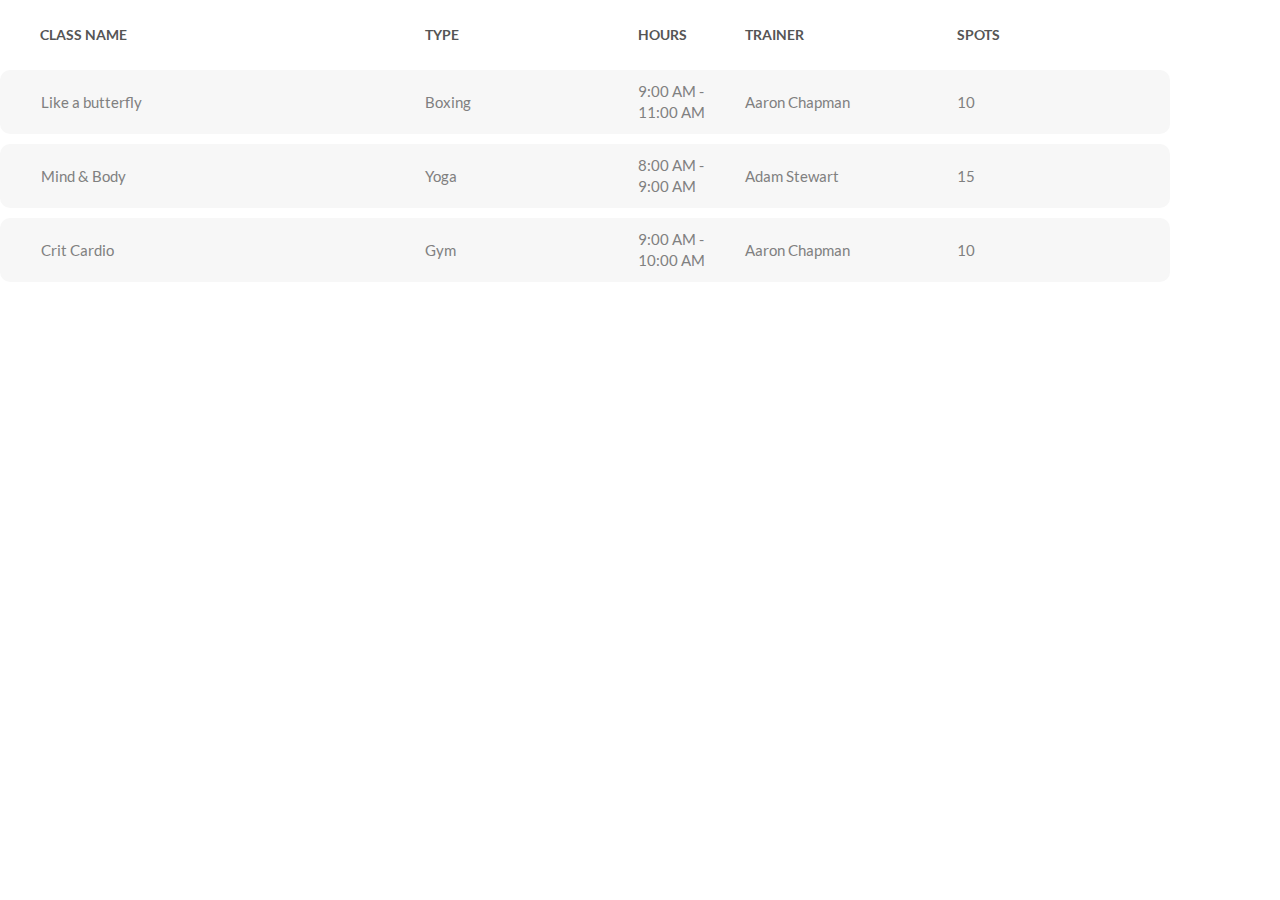
<file: WebContent/back-end/hospital/mr/index.html>
<!DOCTYPE html>
<html lang="en">
<head>
	<title>Table V04</title>
	<meta charset="UTF-8">
	<meta name="viewport" content="width=device-width, initial-scale=1">
<!--===============================================================================================-->	
	<link rel="icon" type="image/png" href="images/icons/favicon.ico"/>
<!--===============================================================================================-->
	<link rel="stylesheet" type="text/css" href="vendor/bootstrap/css/bootstrap.min.css">
<!--===============================================================================================-->
	<link rel="stylesheet" type="text/css" href="fonts/font-awesome-4.7.0/css/font-awesome.min.css">
<!--===============================================================================================-->
	<link rel="stylesheet" type="text/css" href="vendor/animate/animate.css">
<!--===============================================================================================-->
	<link rel="stylesheet" type="text/css" href="vendor/select2/select2.min.css">
<!--===============================================================================================-->
	<link rel="stylesheet" type="text/css" href="vendor/perfect-scrollbar/perfect-scrollbar.css">
<!--===============================================================================================-->
	<link rel="stylesheet" type="text/css" href="css/util.css">
	<link rel="stylesheet" type="text/css" href="css/main.css">
<!--===============================================================================================-->
</head>
<body>
	
	<div class="limiter">
		<div class="container-table100">
			<div class="wrap-table100">

				<div class="table100 ver5 m-b-110">
					<div class="table100-head">
						<table>
							<thead>
								<tr class="row100 head">
									<th class="cell100 column1">Class name</th>
									<th class="cell100 column2">Type</th>
									<th class="cell100 column3">Hours</th>
									<th class="cell100 column4">Trainer</th>
									<th class="cell100 column5">Spots</th>
								</tr>
							</thead>
						</table>
					</div>

					<div class="table100-body js-pscroll">
						<table>
							<tbody>
								<tr class="row100 body">
									<td class="cell100 column1">Like a butterfly</td>
									<td class="cell100 column2">Boxing</td>
									<td class="cell100 column3">9:00 AM - 11:00 AM</td>
									<td class="cell100 column4">Aaron Chapman</td>
									<td class="cell100 column5">10</td>
								</tr>

								<tr class="row100 body">
									<td class="cell100 column1">Mind & Body</td>
									<td class="cell100 column2">Yoga</td>
									<td class="cell100 column3">8:00 AM - 9:00 AM</td>
									<td class="cell100 column4">Adam Stewart</td>
									<td class="cell100 column5">15</td>
								</tr>

								<tr class="row100 body">
									<td class="cell100 column1">Crit Cardio</td>
									<td class="cell100 column2">Gym</td>
									<td class="cell100 column3">9:00 AM - 10:00 AM</td>
									<td class="cell100 column4">Aaron Chapman</td>
									<td class="cell100 column5">10</td>
								</tr>

							</tbody>
						</table>
					</div>
				</div>
			</div>
		</div>
	</div>


<!--===============================================================================================-->	
	<script src="vendor/jquery/jquery-3.2.1.min.js"></script>
<!--===============================================================================================-->
	<script src="vendor/bootstrap/js/popper.js"></script>
	<script src="vendor/bootstrap/js/bootstrap.min.js"></script>
<!--===============================================================================================-->
	<script src="vendor/select2/select2.min.js"></script>
<!--===============================================================================================-->
	<script src="vendor/perfect-scrollbar/perfect-scrollbar.min.js"></script>
	<script>
		$('.js-pscroll').each(function(){
			var ps = new PerfectScrollbar(this);

			$(window).on('resize', function(){
				ps.update();
			})
		});
			
		
	</script>
<!--===============================================================================================-->
	<script src="js/main.js"></script>

</body>
</html>
</file>
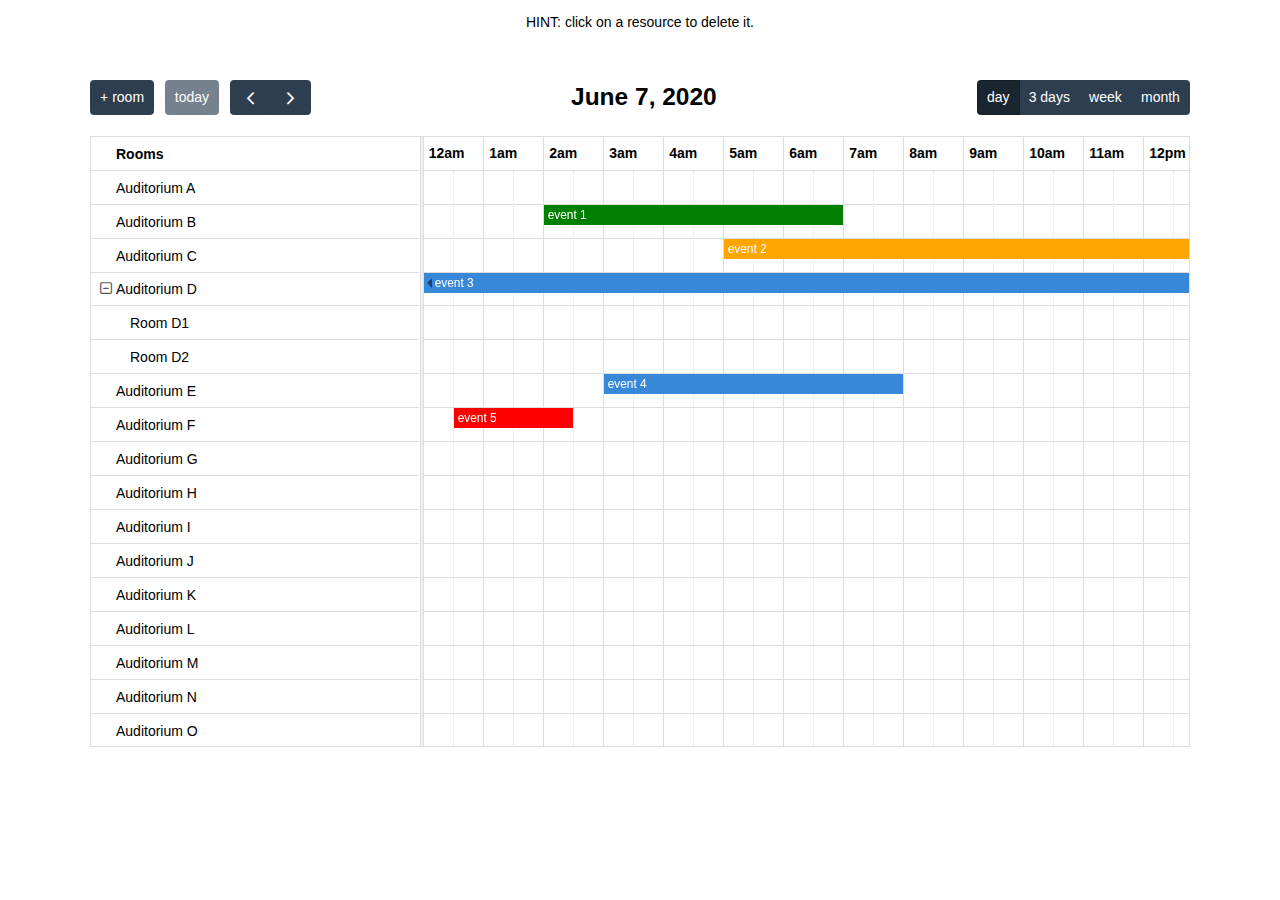
<file: WebContent/back-end/adopt/fullcalendar-scheduler-5.1.0/examples/resource-add-remove.html>
<!DOCTYPE html>
<html>
<head>
<meta charset='utf-8' />
<link href='../lib/main.css' rel='stylesheet' />
<script src='../lib/main.js'></script>
<script>

  document.addEventListener('DOMContentLoaded', function() {
    var calendarEl = document.getElementById('calendar');

    var calendar = new FullCalendar.Calendar(calendarEl, {
      now: '2020-06-07',
      editable: true,
      aspectRatio: 1.8,
      scrollTime: '00:00',
      headerToolbar: {
        left: 'promptResource today prev,next',
        center: 'title',
        right: 'resourceTimelineDay,resourceTimelineThreeDays,timeGridWeek,dayGridMonth'
      },
      customButtons: {
        promptResource: {
          text: '+ room',
          click: function() {
            var title = prompt('Room name');
            if (title) {
              calendar.addResource({ title: title });
            }
          }
        }
      },
      initialView: 'resourceTimelineDay',
      views: {
        resourceTimelineThreeDays: {
          type: 'resourceTimeline',
          duration: { days: 3 },
          buttonText: '3 days'
        }
      },
      resourceAreaHeaderContent: 'Rooms',
      resourceLabelDidMount: function(arg) {
        var resource = arg.resource;

        arg.el.addEventListener('click', function() {
          if (confirm('Are you sure you want to delete ' + resource.title + '?')) {
            resource.remove();
          }
        });
      },
      resources: [
        { id: 'a', title: 'Auditorium A' },
        { id: 'b', title: 'Auditorium B', eventColor: 'green' },
        { id: 'c', title: 'Auditorium C', eventColor: 'orange' },
        { id: 'd', title: 'Auditorium D', children: [
          { id: 'd1', title: 'Room D1' },
          { id: 'd2', title: 'Room D2' }
        ] },
        { id: 'e', title: 'Auditorium E' },
        { id: 'f', title: 'Auditorium F', eventColor: 'red' },
        { id: 'g', title: 'Auditorium G' },
        { id: 'h', title: 'Auditorium H' },
        { id: 'i', title: 'Auditorium I' },
        { id: 'j', title: 'Auditorium J' },
        { id: 'k', title: 'Auditorium K' },
        { id: 'l', title: 'Auditorium L' },
        { id: 'm', title: 'Auditorium M' },
        { id: 'n', title: 'Auditorium N' },
        { id: 'o', title: 'Auditorium O' },
        { id: 'p', title: 'Auditorium P' },
        { id: 'q', title: 'Auditorium Q' },
        { id: 'r', title: 'Auditorium R' },
        { id: 's', title: 'Auditorium S' },
        { id: 't', title: 'Auditorium T' },
        { id: 'u', title: 'Auditorium U' },
        { id: 'v', title: 'Auditorium V' },
        { id: 'w', title: 'Auditorium W' },
        { id: 'x', title: 'Auditorium X' },
        { id: 'y', title: 'Auditorium Y' },
        { id: 'z', title: 'Auditorium Z' }
      ],
      events: [
        { id: '1', resourceId: 'b', start: '2020-06-07T02:00:00', end: '2020-06-07T07:00:00', title: 'event 1' },
        { id: '2', resourceId: 'c', start: '2020-06-07T05:00:00', end: '2020-06-07T22:00:00', title: 'event 2' },
        { id: '3', resourceId: 'd', start: '2020-06-06', end: '2020-06-08', title: 'event 3' },
        { id: '4', resourceId: 'e', start: '2020-06-07T03:00:00', end: '2020-06-07T08:00:00', title: 'event 4' },
        { id: '5', resourceId: 'f', start: '2020-06-07T00:30:00', end: '2020-06-07T02:30:00', title: 'event 5' }
      ]
    });

    calendar.render();
  });

</script>
<style>

  body {
    margin: 0;
    padding: 0;
    font-family: Arial, Helvetica Neue, Helvetica, sans-serif;
    font-size: 14px;
  }

  p {
    text-align: center;
  }

  #calendar {
    max-width: 1100px;
    margin: 50px auto;
  }

  .fc-datagrid-body td {
    cursor: pointer;
  }

</style>
</head>
<body>

  <p>
    HINT: click on a resource to delete it.
  </p>

  <div id='calendar'></div>

</body>
</html>
</file>
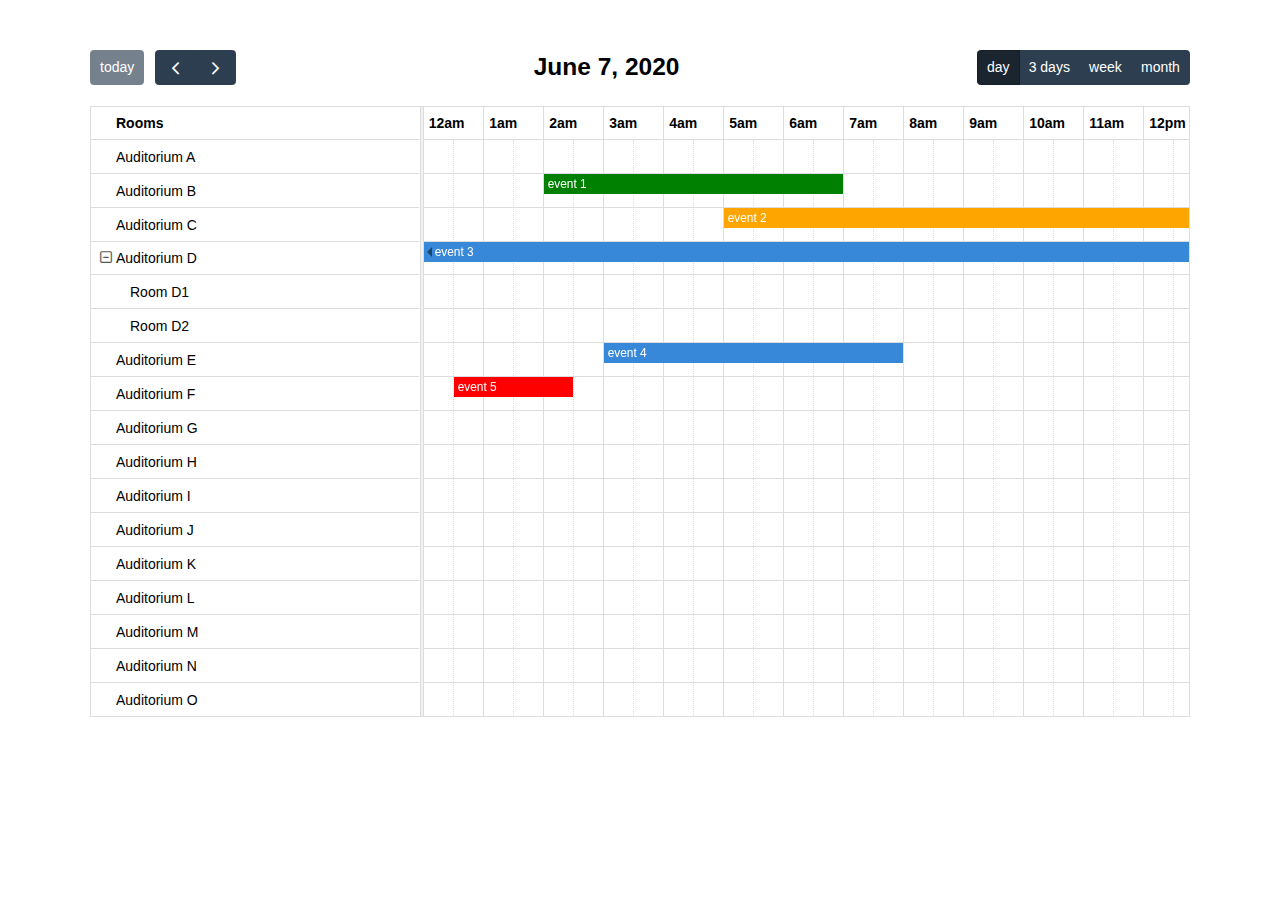
<file: WebContent/back-end/adopt/fullcalendar-scheduler-5.1.0/examples/resource-event-json.html>
<!DOCTYPE html>
<html>
<head>
<meta charset='utf-8' />
<link href='../lib/main.css' rel='stylesheet' />
<script src='../lib/main.js'></script>
<script>

  document.addEventListener('DOMContentLoaded', function() {
    var calendarEl = document.getElementById('calendar');

    var calendar = new FullCalendar.Calendar(calendarEl, {
      now: '2020-06-07',
      editable: true, // enable draggable events
      aspectRatio: 1.8,
      scrollTime: '00:00', // undo default 6am scrollTime
      headerToolbar: {
        left: 'today prev,next',
        center: 'title',
        right: 'resourceTimelineDay,resourceTimelineThreeDays,timeGridWeek,dayGridMonth'
      },
      initialView: 'resourceTimelineDay',
      views: {
        resourceTimelineThreeDays: {
          type: 'resourceTimeline',
          duration: { days: 3 },
          buttonText: '3 days'
        }
      },
      resourceAreaHeaderContent: 'Rooms',

      resources: { // you can also specify a plain string like 'json/resources.json'
        url: 'json/resources.json',
        failure: function() {
          document.getElementById('script-warning').style.display = 'block';
        }
      },

      events: { // you can also specify a plain string like 'json/events-for-resources.json'
        url: 'json/events-for-resources.json',
        failure: function() {
          document.getElementById('script-warning').style.display = 'block';
        }
      }
    });

    calendar.render();
  });

</script>
<style>

  body {
    margin: 0;
    padding: 0;
    font-family: Arial, Helvetica Neue, Helvetica, sans-serif;
    font-size: 14px;
  }

  #script-warning {
    display: none;
    background: #eee;
    border-bottom: 1px solid #ddd;
    padding: 0 10px;
    line-height: 40px;
    text-align: center;
    font-weight: bold;
    font-size: 12px;
    color: red;
  }

  #loading {
    display: none;
    position: absolute;
    top: 10px;
    right: 10px;
  }

  #calendar {
    max-width: 1100px;
    margin: 50px auto;
  }

</style>
</head>
<body>

  <div id='script-warning'>
    This page should be running from a webserver, to allow fetching from the <code>json/</code> directory.
  </div>

  <div id='loading'>loading...</div>

  <div id='calendar'></div>

</body>
</html>
</file>
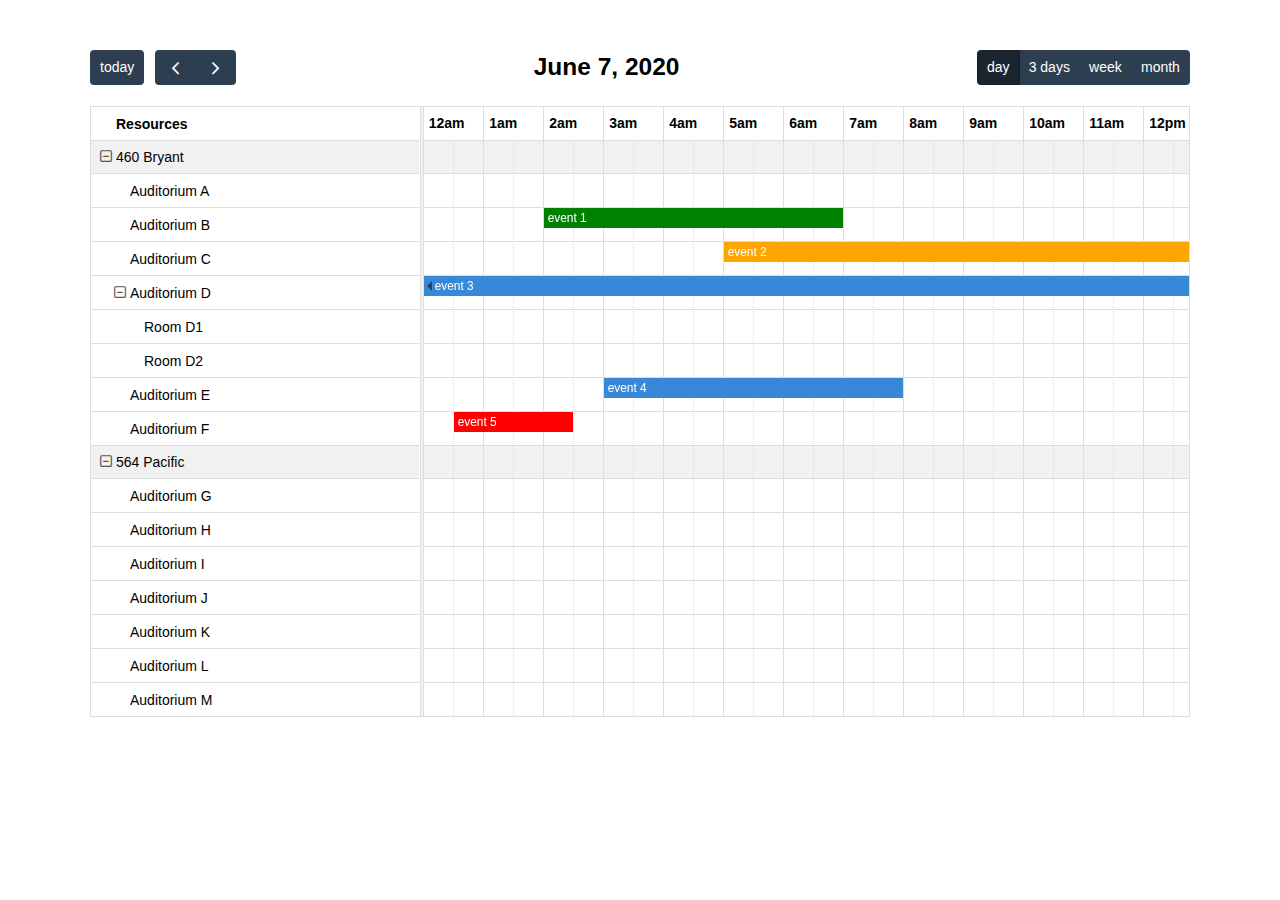
<file: WebContent/back-end/adopt/fullcalendar-scheduler-5.1.0/examples/resource-grouping.html>
<!DOCTYPE html>
<html>
<head>
<meta charset='utf-8' />
<link href='../lib/main.css' rel='stylesheet' />
<script src='../lib/main.js'></script>
<script>

  document.addEventListener('DOMContentLoaded', function() {
    var calendarEl = document.getElementById('calendar');

    var calendar = new FullCalendar.Calendar(calendarEl, {
      initialDate: '2020-06-07',
      editable: true,
      selectable: true,
      nowIndicator: true,
      aspectRatio: 1.8,
      scrollTime: '00:00',
      headerToolbar: {
        left: 'today prev,next',
        center: 'title',
        right: 'resourceTimelineDay,resourceTimelineThreeDays,timeGridWeek,dayGridMonth'
      },
      initialView: 'resourceTimelineDay',
      views: {
        resourceTimelineThreeDays: {
          type: 'resourceTimeline',
          duration: { days: 3 },
          buttonText: '3 days'
        }
      },
      resourceGroupField: 'building',
      resources: [
        { id: 'a', building: '460 Bryant', title: 'Auditorium A' },
        { id: 'b', building: '460 Bryant', title: 'Auditorium B', eventColor: 'green' },
        { id: 'c', building: '460 Bryant', title: 'Auditorium C', eventColor: 'orange' },
        { id: 'd', building: '460 Bryant', title: 'Auditorium D', children: [
          { id: 'd1', title: 'Room D1', occupancy: 10 },
          { id: 'd2', title: 'Room D2', occupancy: 10 }
        ] },
        { id: 'e', building: '460 Bryant', title: 'Auditorium E' },
        { id: 'f', building: '460 Bryant', title: 'Auditorium F', eventColor: 'red' },
        { id: 'g', building: '564 Pacific', title: 'Auditorium G' },
        { id: 'h', building: '564 Pacific', title: 'Auditorium H' },
        { id: 'i', building: '564 Pacific', title: 'Auditorium I' },
        { id: 'j', building: '564 Pacific', title: 'Auditorium J' },
        { id: 'k', building: '564 Pacific', title: 'Auditorium K' },
        { id: 'l', building: '564 Pacific', title: 'Auditorium L' },
        { id: 'm', building: '564 Pacific', title: 'Auditorium M' },
        { id: 'n', building: '564 Pacific', title: 'Auditorium N' },
        { id: 'o', building: '564 Pacific', title: 'Auditorium O' },
        { id: 'p', building: '564 Pacific', title: 'Auditorium P' },
        { id: 'q', building: '564 Pacific', title: 'Auditorium Q' },
        { id: 'r', building: '564 Pacific', title: 'Auditorium R' },
        { id: 's', building: '564 Pacific', title: 'Auditorium S' },
        { id: 't', building: '564 Pacific', title: 'Auditorium T' },
        { id: 'u', building: '564 Pacific', title: 'Auditorium U' },
        { id: 'v', building: '564 Pacific', title: 'Auditorium V' },
        { id: 'w', building: '564 Pacific', title: 'Auditorium W' },
        { id: 'x', building: '564 Pacific', title: 'Auditorium X' },
        { id: 'y', building: '564 Pacific', title: 'Auditorium Y' },
        { id: 'z', building: '564 Pacific', title: 'Auditorium Z' }
      ],
      events: [
        { id: '1', resourceId: 'b', start: '2020-06-07T02:00:00', end: '2020-06-07T07:00:00', title: 'event 1' },
        { id: '2', resourceId: 'c', start: '2020-06-07T05:00:00', end: '2020-06-07T22:00:00', title: 'event 2' },
        { id: '3', resourceId: 'd', start: '2020-06-06', end: '2020-06-08', title: 'event 3' },
        { id: '4', resourceId: 'e', start: '2020-06-07T03:00:00', end: '2020-06-07T08:00:00', title: 'event 4' },
        { id: '5', resourceId: 'f', start: '2020-06-07T00:30:00', end: '2020-06-07T02:30:00', title: 'event 5' }
      ]
    });

    calendar.render();
  });

</script>
<style>

  body {
    margin: 0;
    padding: 0;
    font-family: Arial, Helvetica Neue, Helvetica, sans-serif;
    font-size: 14px;
  }

  #calendar {
    max-width: 1100px;
    margin: 50px auto;
  }

</style>
</head>
<body>

  <div id='calendar'></div>

</body>
</html>
</file>
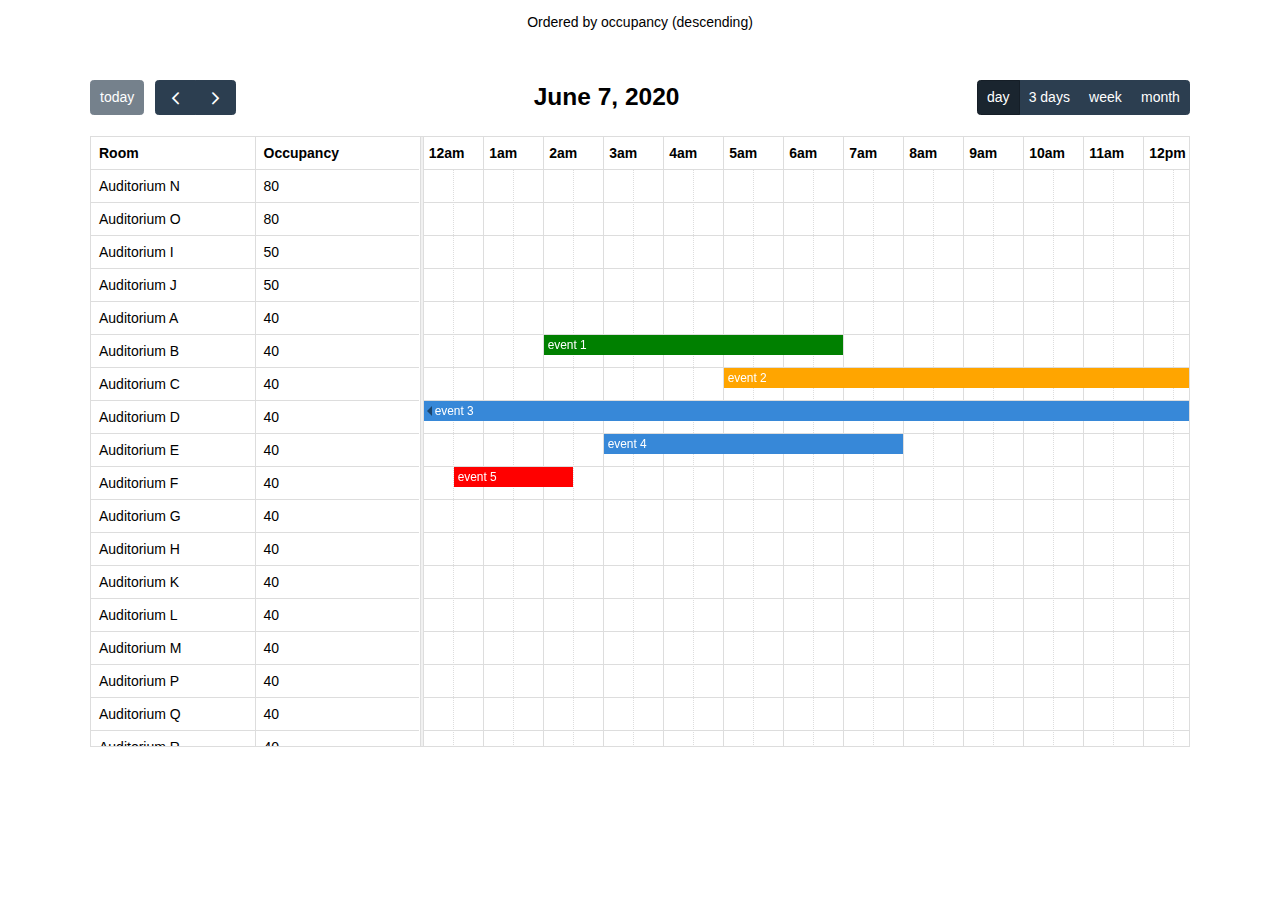
<file: WebContent/back-end/adopt/fullcalendar-scheduler-5.1.0/examples/resource-ordering.html>
<!DOCTYPE html>
<html>
<head>
<meta charset='utf-8' />
<link href='../lib/main.css' rel='stylesheet' />
<script src='../lib/main.js'></script>
<script>

  document.addEventListener('DOMContentLoaded', function() {
    var calendarEl = document.getElementById('calendar');

    var calendar = new FullCalendar.Calendar(calendarEl, {
      now: '2020-06-07',
      editable: true,
      aspectRatio: 1.8,
      scrollTime: '00:00',
      headerToolbar: {
        left: 'today prev,next',
        center: 'title',
        right: 'resourceTimelineDay,resourceTimelineThreeDays,timeGridWeek,dayGridMonth'
      },
      initialView: 'resourceTimelineDay',
      views: {
        resourceTimelineThreeDays: {
          type: 'resourceTimeline',
          duration: { days: 3 },
          buttonText: '3 days'
        }
      },
      resourceAreaWidth: '30%',
      resourceAreaColumns: [
        {
          headerContent: 'Room',
          field: 'title'
        },
        {
          headerContent: 'Occupancy',
          field: 'occupancy'
        }
      ],
      resourceOrder: '-occupancy,title', // when occupancy tied, order by title
      resources: [
        { id: 'a', title: 'Auditorium A', occupancy: 40 },
        { id: 'b', title: 'Auditorium B', occupancy: 40, eventColor: 'green' },
        { id: 'c', title: 'Auditorium C', occupancy: 40, eventColor: 'orange' },
        { id: 'd', title: 'Auditorium D', occupancy: 40 },
        { id: 'e', title: 'Auditorium E', occupancy: 40 },
        { id: 'f', title: 'Auditorium F', occupancy: 40, eventColor: 'red' },
        { id: 'g', title: 'Auditorium G', occupancy: 40 },
        { id: 'h', title: 'Auditorium H', occupancy: 40 },
        { id: 'i', title: 'Auditorium I', occupancy: 50 },
        { id: 'j', title: 'Auditorium J', occupancy: 50 },
        { id: 'k', title: 'Auditorium K', occupancy: 40 },
        { id: 'l', title: 'Auditorium L', occupancy: 40 },
        { id: 'm', title: 'Auditorium M', occupancy: 40 },
        { id: 'n', title: 'Auditorium N', occupancy: 80 },
        { id: 'o', title: 'Auditorium O', occupancy: 80 },
        { id: 'p', title: 'Auditorium P', occupancy: 40 },
        { id: 'q', title: 'Auditorium Q', occupancy: 40 },
        { id: 'r', title: 'Auditorium R', occupancy: 40 },
        { id: 's', title: 'Auditorium S', occupancy: 40 },
        { id: 't', title: 'Auditorium T', occupancy: 40 },
        { id: 'u', title: 'Auditorium U', occupancy: 40 },
        { id: 'v', title: 'Auditorium V', occupancy: 40 },
        { id: 'w', title: 'Auditorium W', occupancy: 40 },
        { id: 'x', title: 'Auditorium X', occupancy: 40 },
        { id: 'y', title: 'Auditorium Y', occupancy: 40 },
        { id: 'z', title: 'Auditorium Z', occupancy: 40 }
      ],
      events: [
        { id: '1', resourceId: 'b', start: '2020-06-07T02:00:00', end: '2020-06-07T07:00:00', title: 'event 1' },
        { id: '2', resourceId: 'c', start: '2020-06-07T05:00:00', end: '2020-06-07T22:00:00', title: 'event 2' },
        { id: '3', resourceId: 'd', start: '2020-06-06', end: '2020-06-08', title: 'event 3' },
        { id: '4', resourceId: 'e', start: '2020-06-07T03:00:00', end: '2020-06-07T08:00:00', title: 'event 4' },
        { id: '5', resourceId: 'f', start: '2020-06-07T00:30:00', end: '2020-06-07T02:30:00', title: 'event 5' }
      ]
    });

    calendar.render();
  });

</script>
<style>

  body {
    margin: 0;
    padding: 0;
    font-family: Arial, Helvetica Neue, Helvetica, sans-serif;
    font-size: 14px;
  }

  p {
    text-align: center;
  }

  #calendar {
    max-width: 1100px;
    margin: 50px auto;
  }

</style>
</head>
<body>

  <p>Ordered by occupancy (descending)</p>

  <div id='calendar'></div>

</body>
</html>
</file>
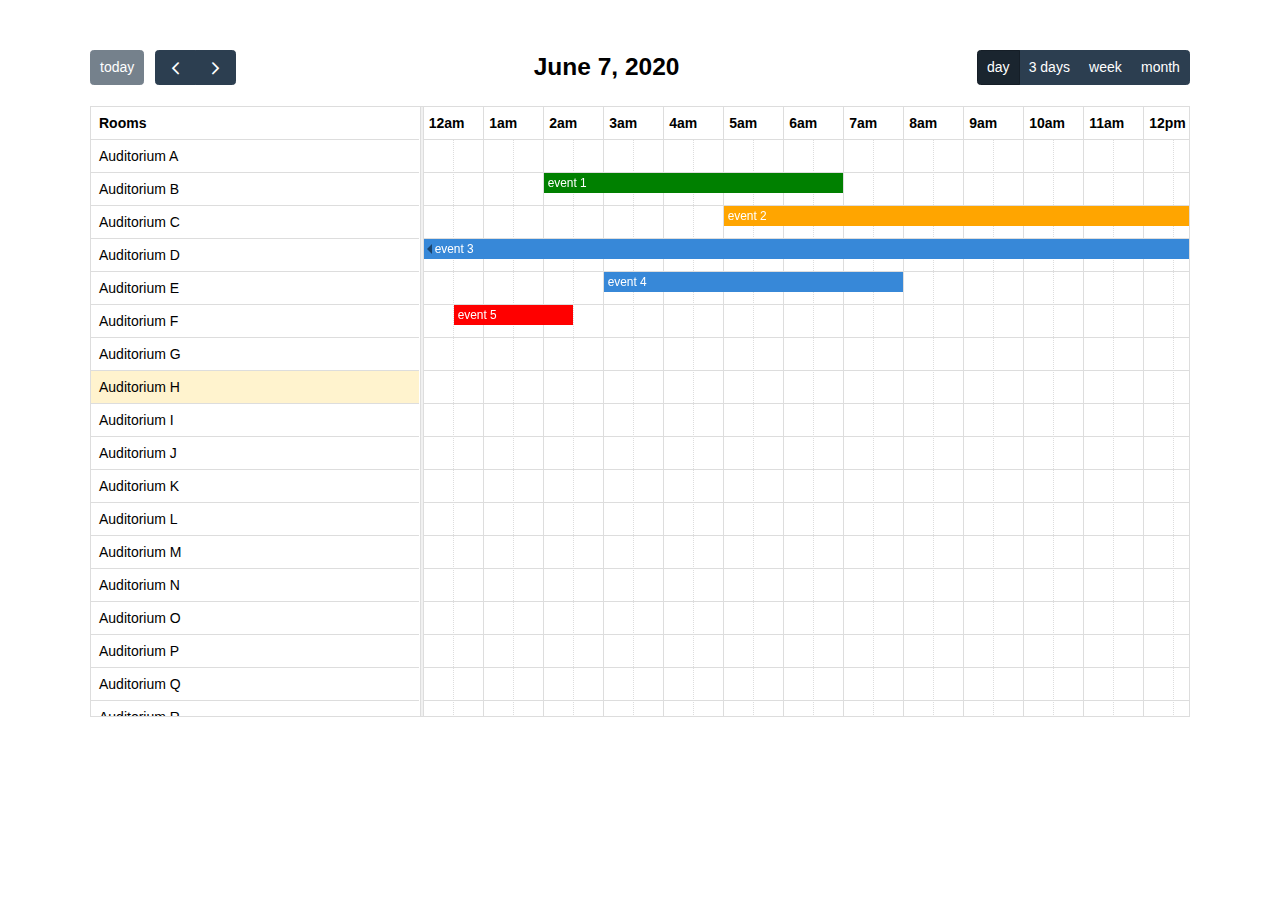
<file: WebContent/back-end/adopt/fullcalendar-scheduler-5.1.0/examples/resource-render-hooks.html>
<!DOCTYPE html>
<html>
<head>
<meta charset='utf-8' />
<link href='../lib/main.css' rel='stylesheet' />
<script src='../lib/main.js'></script>
<script>

  document.addEventListener('DOMContentLoaded', function() {
    var calendarEl = document.getElementById('calendar');

    var calendar = new FullCalendar.Calendar(calendarEl, {
      now: '2020-06-07',
      editable: true, // enable draggable events
      aspectRatio: 1.8,
      scrollTime: '00:00', // undo default 6am scrollTime
      headerToolbar: {
        left: 'today prev,next',
        center: 'title',
        right: 'resourceTimelineDay,resourceTimelineThreeDays,timeGridWeek,dayGridMonth'
      },
      initialView: 'resourceTimelineDay',
      views: {
        resourceTimelineThreeDays: {
          type: 'resourceTimeline',
          duration: { days: 3 },
          buttonText: '3 days'
        }
      },
      resourceAreaHeaderContent: 'Rooms',
      resourceLabelContent: function(arg) {
        return 'Auditorium ' + arg.resource.id.toUpperCase();
      },
      resourceLabelDidMount: function(arg) {
        if (arg.resource.id == 'h') {
          arg.el.style.backgroundColor = 'rgb(255, 243, 206)';
        }
      },
      resources: [
        { id: 'a' },
        { id: 'b', eventColor: 'green' },
        { id: 'c', eventColor: 'orange' },
        { id: 'd' },
        { id: 'e' },
        { id: 'f', eventColor: 'red' },
        { id: 'g' },
        { id: 'h' },
        { id: 'i' },
        { id: 'j' },
        { id: 'k' },
        { id: 'l' },
        { id: 'm' },
        { id: 'n' },
        { id: 'o' },
        { id: 'p' },
        { id: 'q' },
        { id: 'r' },
        { id: 's' },
        { id: 't' },
        { id: 'u' },
        { id: 'v' },
        { id: 'w' },
        { id: 'x' },
        { id: 'y' },
        { id: 'z' }
      ],
      events: [
        { id: '1', resourceId: 'b', start: '2020-06-07T02:00:00', end: '2020-06-07T07:00:00', title: 'event 1' },
        { id: '2', resourceId: 'c', start: '2020-06-07T05:00:00', end: '2020-06-07T22:00:00', title: 'event 2' },
        { id: '3', resourceId: 'd', start: '2020-06-06', end: '2020-06-08', title: 'event 3' },
        { id: '4', resourceId: 'e', start: '2020-06-07T03:00:00', end: '2020-06-07T08:00:00', title: 'event 4' },
        { id: '5', resourceId: 'f', start: '2020-06-07T00:30:00', end: '2020-06-07T02:30:00', title: 'event 5' }
      ]
    });

    calendar.render();
  });

</script>
<style>

  body {
    margin: 0;
    padding: 0;
    font-family: Arial, Helvetica Neue, Helvetica, sans-serif;
    font-size: 14px;
  }

  #calendar {
    max-width: 1100px;
    margin: 50px auto;
  }

</style>
</head>
<body>

  <div id='calendar'></div>

</body>
</html>
</file>
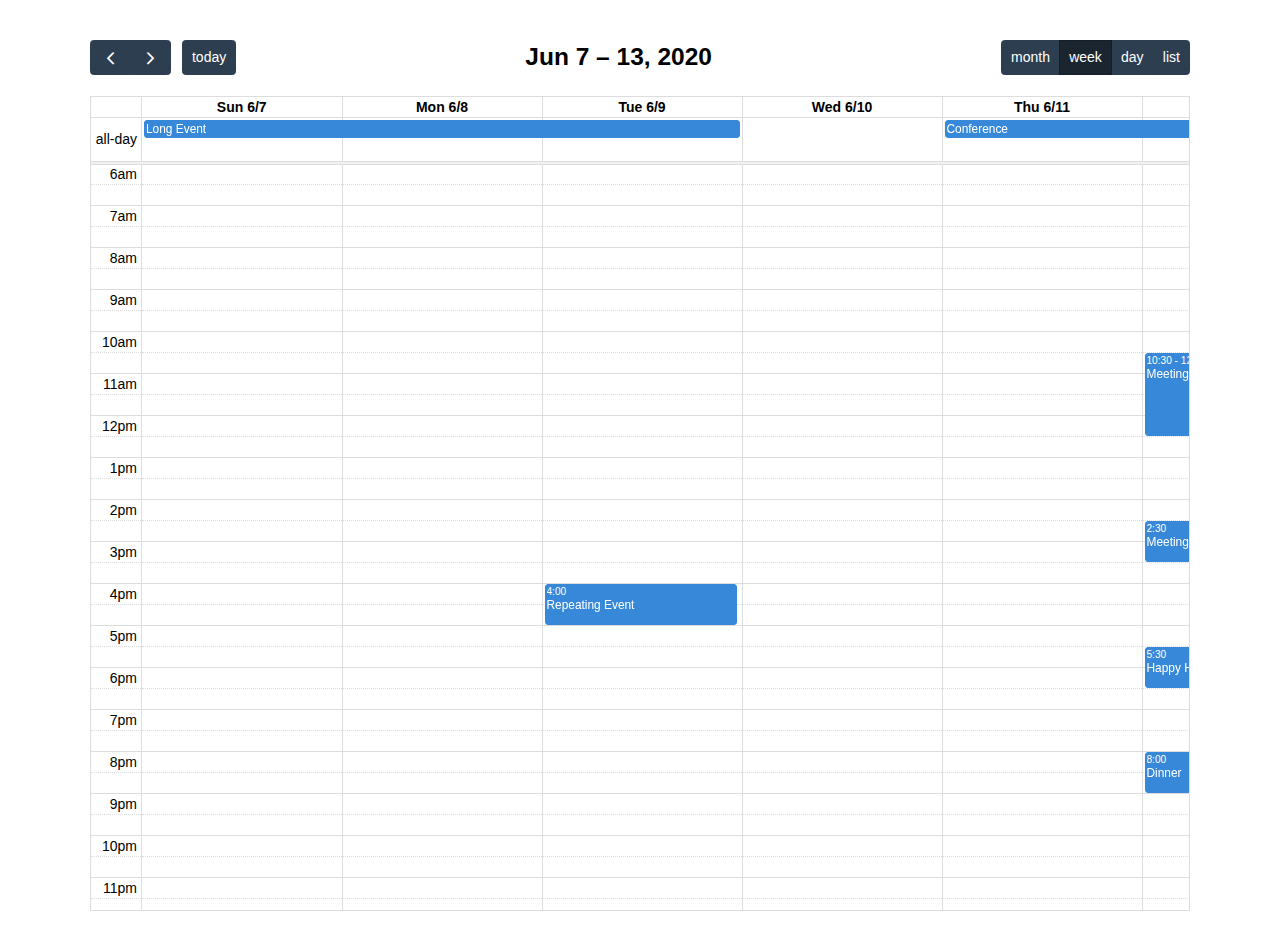
<file: WebContent/back-end/adopt/fullcalendar-scheduler-5.1.0/examples/timegrid-views-hscroll.html>
<!DOCTYPE html>
<html>
<head>
<meta charset='utf-8' />
<link href='../lib/main.css' rel='stylesheet' />
<script src='../lib/main.js'></script>
<script>

  document.addEventListener('DOMContentLoaded', function() {
    var calendarEl = document.getElementById('calendar');

    var calendar = new FullCalendar.Calendar(calendarEl, {
      dayMinWidth: 200,
      headerToolbar: {
        left: 'prev,next today',
        center: 'title',
        right: 'dayGridMonth,timeGridWeek,timeGridDay,listWeek'
      },
      initialDate: '2020-06-12',
      initialView: 'timeGridWeek',
      navLinks: true, // can click day/week names to navigate views
      editable: true,
      dayMaxEvents: true, // allow "more" link when too many events
      events: [
        {
          title: 'All Day Event',
          start: '2020-06-01',
        },
        {
          title: 'Long Event',
          start: '2020-06-07',
          end: '2020-06-10'
        },
        {
          groupId: 999,
          title: 'Repeating Event',
          start: '2020-06-09T16:00:00'
        },
        {
          groupId: 999,
          title: 'Repeating Event',
          start: '2020-06-16T16:00:00'
        },
        {
          title: 'Conference',
          start: '2020-06-11',
          end: '2020-06-13'
        },
        {
          title: 'Meeting',
          start: '2020-06-12T10:30:00',
          end: '2020-06-12T12:30:00'
        },
        {
          title: 'Lunch',
          start: '2020-06-12T12:00:00'
        },
        {
          title: 'Meeting',
          start: '2020-06-12T14:30:00'
        },
        {
          title: 'Happy Hour',
          start: '2020-06-12T17:30:00'
        },
        {
          title: 'Dinner',
          start: '2020-06-12T20:00:00'
        },
        {
          title: 'Birthday Party',
          start: '2020-06-13T07:00:00'
        },
        {
          title: 'Click for Google',
          url: 'http://google.com/',
          start: '2020-06-28'
        }
      ]
    });

    calendar.render();
  });

</script>
<style>

  body {
    margin: 40px 10px;
    padding: 0;
    font-family: Arial, Helvetica Neue, Helvetica, sans-serif;
    font-size: 14px;
  }

  #calendar {
    max-width: 1100px;
    margin: 0 auto;
  }

</style>
</head>
<body>

  <div id='calendar'></div>

</body>
</html>
</file>
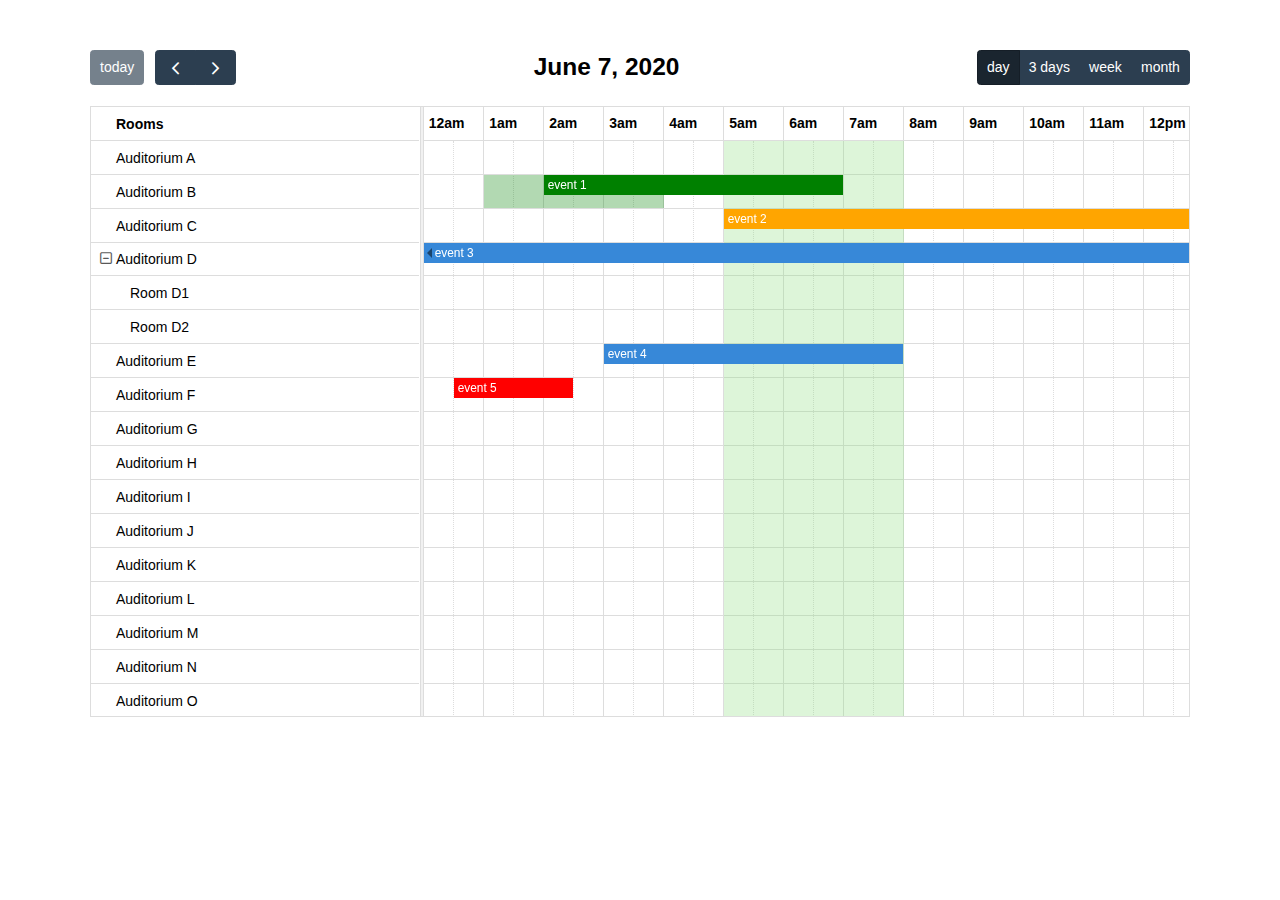
<file: WebContent/back-end/adopt/fullcalendar-scheduler-5.1.0/examples/timeline-background-events.html>
<!DOCTYPE html>
<html>
<head>
<meta charset='utf-8' />
<link href='../lib/main.css' rel='stylesheet' />
<script src='../lib/main.js'></script>
<script>

  document.addEventListener('DOMContentLoaded', function() {
    var calendarEl = document.getElementById('calendar');

    var calendar = new FullCalendar.Calendar(calendarEl, {
      now: '2020-06-07',
      editable: true, // enable draggable events
      aspectRatio: 1.8,
      scrollTime: '00:00', // undo default 6am scrollTime
      headerToolbar: {
        left: 'today prev,next',
        center: 'title',
        right: 'resourceTimelineDay,resourceTimelineThreeDays,timeGridWeek,dayGridMonth'
      },
      initialView: 'resourceTimelineDay',
      views: {
        resourceTimelineThreeDays: {
          type: 'resourceTimeline',
          duration: { days: 3 },
          buttonText: '3 days'
        }
      },
      resourceAreaHeaderContent: 'Rooms',
      resources: [
        { id: 'a', title: 'Auditorium A' },
        { id: 'b', title: 'Auditorium B', eventColor: 'green' },
        { id: 'c', title: 'Auditorium C', eventColor: 'orange' },
        { id: 'd', title: 'Auditorium D', children: [
          { id: 'd1', title: 'Room D1' },
          { id: 'd2', title: 'Room D2' }
        ] },
        { id: 'e', title: 'Auditorium E' },
        { id: 'f', title: 'Auditorium F', eventColor: 'red' },
        { id: 'g', title: 'Auditorium G' },
        { id: 'h', title: 'Auditorium H' },
        { id: 'i', title: 'Auditorium I' },
        { id: 'j', title: 'Auditorium J' },
        { id: 'k', title: 'Auditorium K' },
        { id: 'l', title: 'Auditorium L' },
        { id: 'm', title: 'Auditorium M' },
        { id: 'n', title: 'Auditorium N' },
        { id: 'o', title: 'Auditorium O' },
        { id: 'p', title: 'Auditorium P' },
        { id: 'q', title: 'Auditorium Q' },
        { id: 'r', title: 'Auditorium R' },
        { id: 's', title: 'Auditorium S' },
        { id: 't', title: 'Auditorium T' },
        { id: 'u', title: 'Auditorium U' },
        { id: 'v', title: 'Auditorium V' },
        { id: 'w', title: 'Auditorium W' },
        { id: 'x', title: 'Auditorium X' },
        { id: 'y', title: 'Auditorium Y' },
        { id: 'z', title: 'Auditorium Z' }
      ],
      events: [

        // background event, associated with a resource
        { id: 'bg1', resourceId: 'b', display: 'background', start: '2020-06-07T01:00:00', end: '2020-06-07T04:00:00' },

        // background event, NOT associated with a resource
        { id: 'bg2', display: 'background', start: '2020-06-07T05:00:00', end: '2020-06-07T08:00:00' },

        // normal events...
        { id: '1', resourceId: 'b', start: '2020-06-07T02:00:00', end: '2020-06-07T07:00:00', title: 'event 1' },
        { id: '2', resourceId: 'c', start: '2020-06-07T05:00:00', end: '2020-06-07T22:00:00', title: 'event 2' },
        { id: '3', resourceId: 'd', start: '2020-06-06', end: '2020-06-09', title: 'event 3' },
        { id: '4', resourceId: 'e', start: '2020-06-07T03:00:00', end: '2020-06-07T08:00:00', title: 'event 4' },
        { id: '5', resourceId: 'f', start: '2020-06-07T00:30:00', end: '2020-06-07T02:30:00', title: 'event 5' }
      ]
    });

    calendar.render();
  });

</script>
<style>

  body {
    margin: 0;
    padding: 0;
    font-family: Arial, Helvetica Neue, Helvetica, sans-serif;
    font-size: 14px;
  }

  #calendar {
    max-width: 1100px;
    margin: 50px auto;
  }

</style>
</head>
<body>

  <div id='calendar'></div>

</body>
</html>
</file>
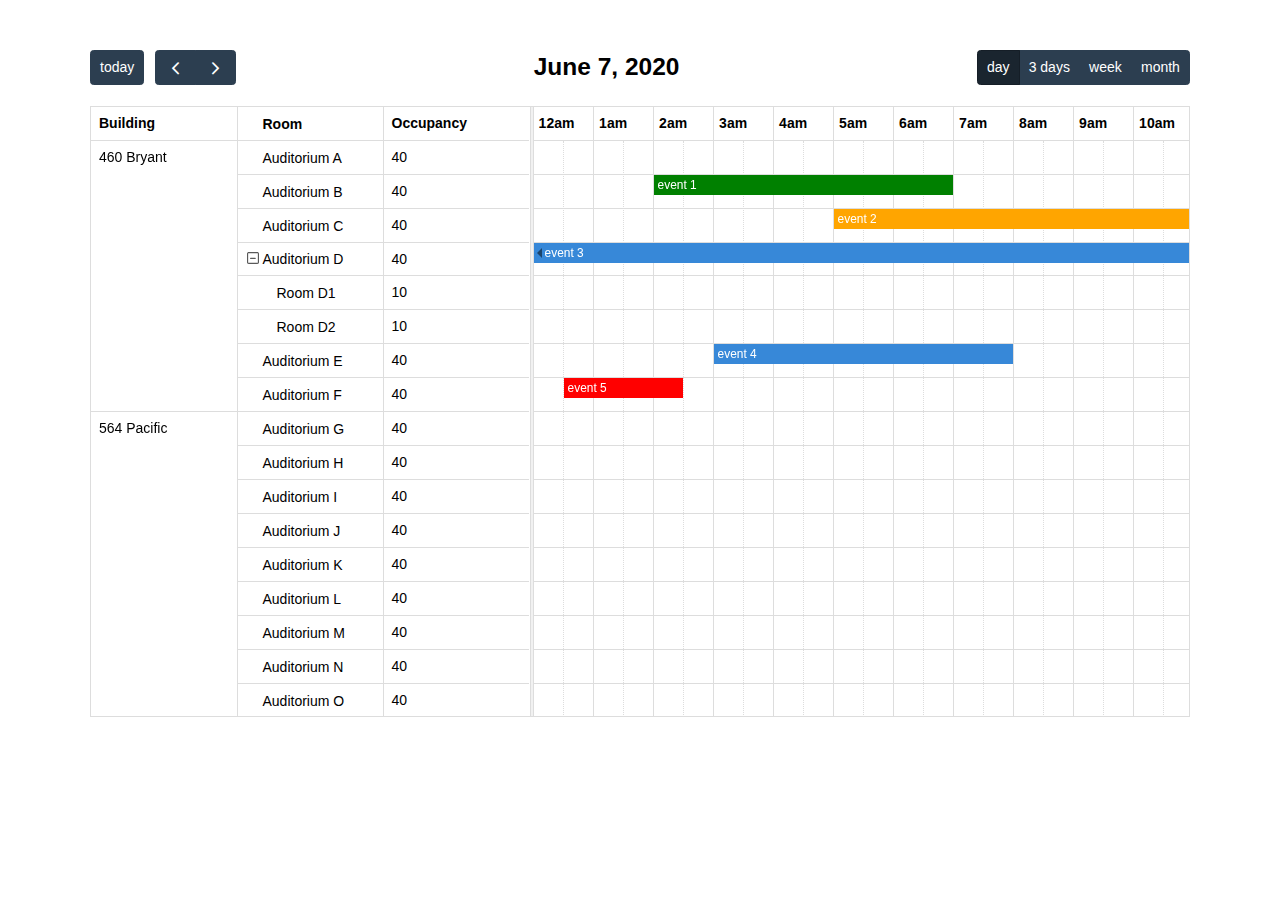
<file: WebContent/back-end/adopt/fullcalendar-scheduler-5.1.0/examples/timeline-column-grouping.html>
<!DOCTYPE html>
<html>
<head>
<meta charset='utf-8' />
<link href='../lib/main.css' rel='stylesheet' />
<script src='../lib/main.js'></script>
<script>

  document.addEventListener('DOMContentLoaded', function() {
    var calendarEl = document.getElementById('calendar');

    var calendar = new FullCalendar.Calendar(calendarEl, {
      initialDate: '2020-06-07',
      editable: true,
      selectable: true,
      nowIndicator: true,
      aspectRatio: 1.8,
      scrollTime: '00:00',
      headerToolbar: {
        left: 'today prev,next',
        center: 'title',
        right: 'resourceTimelineDay,resourceTimelineThreeDays,timeGridWeek,dayGridMonth'
      },
      initialView: 'resourceTimelineDay',
      views: {
        resourceTimelineThreeDays: {
          type: 'resourceTimeline',
          duration: { days: 3 },
          buttonText: '3 days'
        }
      },
      resourceAreaWidth: '40%',
      resourceAreaColumns: [
        {
          group: true,
          headerContent: 'Building',
          field: 'building'
        },
        {
          headerContent: 'Room',
          field: 'title'
        },
        {
          headerContent: 'Occupancy',
          field: 'occupancy'
        }
      ],
      resources: [
        { id: 'a', building: '460 Bryant', title: 'Auditorium A', occupancy: 40 },
        { id: 'b', building: '460 Bryant', title: 'Auditorium B', occupancy: 40, eventColor: 'green' },
        { id: 'c', building: '460 Bryant', title: 'Auditorium C', occupancy: 40, eventColor: 'orange' },
        { id: 'd', building: '460 Bryant', title: 'Auditorium D', occupancy: 40, children: [
          { id: 'd1', title: 'Room D1', occupancy: 10 },
          { id: 'd2', title: 'Room D2', occupancy: 10 }
        ] },
        { id: 'e', building: '460 Bryant', title: 'Auditorium E', occupancy: 40 },
        { id: 'f', building: '460 Bryant', title: 'Auditorium F', occupancy: 40, eventColor: 'red' },
        { id: 'g', building: '564 Pacific', title: 'Auditorium G', occupancy: 40 },
        { id: 'h', building: '564 Pacific', title: 'Auditorium H', occupancy: 40 },
        { id: 'i', building: '564 Pacific', title: 'Auditorium I', occupancy: 40 },
        { id: 'j', building: '564 Pacific', title: 'Auditorium J', occupancy: 40 },
        { id: 'k', building: '564 Pacific', title: 'Auditorium K', occupancy: 40 },
        { id: 'l', building: '564 Pacific', title: 'Auditorium L', occupancy: 40 },
        { id: 'm', building: '564 Pacific', title: 'Auditorium M', occupancy: 40 },
        { id: 'n', building: '564 Pacific', title: 'Auditorium N', occupancy: 40 },
        { id: 'o', building: '564 Pacific', title: 'Auditorium O', occupancy: 40 },
        { id: 'p', building: '564 Pacific', title: 'Auditorium P', occupancy: 40 },
        { id: 'q', building: '564 Pacific', title: 'Auditorium Q', occupancy: 40 },
        { id: 'r', building: '564 Pacific', title: 'Auditorium R', occupancy: 40 },
        { id: 's', building: '564 Pacific', title: 'Auditorium S', occupancy: 40 },
        { id: 't', building: '564 Pacific', title: 'Auditorium T', occupancy: 40 },
        { id: 'u', building: '564 Pacific', title: 'Auditorium U', occupancy: 40 },
        { id: 'v', building: '564 Pacific', title: 'Auditorium V', occupancy: 40 },
        { id: 'w', building: '564 Pacific', title: 'Auditorium W', occupancy: 40 },
        { id: 'x', building: '564 Pacific', title: 'Auditorium X', occupancy: 40 },
        { id: 'y', building: '564 Pacific', title: 'Auditorium Y', occupancy: 40 },
        { id: 'z', building: '564 Pacific', title: 'Auditorium Z', occupancy: 40 }
      ],
      events: [
        { id: '1', resourceId: 'b', start: '2020-06-07T02:00:00', end: '2020-06-07T07:00:00', title: 'event 1' },
        { id: '2', resourceId: 'c', start: '2020-06-07T05:00:00', end: '2020-06-07T22:00:00', title: 'event 2' },
        { id: '3', resourceId: 'd', start: '2020-06-06', end: '2020-06-08', title: 'event 3' },
        { id: '4', resourceId: 'e', start: '2020-06-07T03:00:00', end: '2020-06-07T08:00:00', title: 'event 4' },
        { id: '5', resourceId: 'f', start: '2020-06-07T00:30:00', end: '2020-06-07T02:30:00', title: 'event 5' }
      ]
    });

    calendar.render();
  });

</script>
<style>

  body {
    margin: 0;
    padding: 0;
    font-family: Arial, Helvetica Neue, Helvetica, sans-serif;
    font-size: 14px;
  }

  #calendar {
    max-width: 1100px;
    margin: 50px auto;
  }

</style>
</head>
<body>

  <div id='calendar'></div>

</body>
</html>
</file>
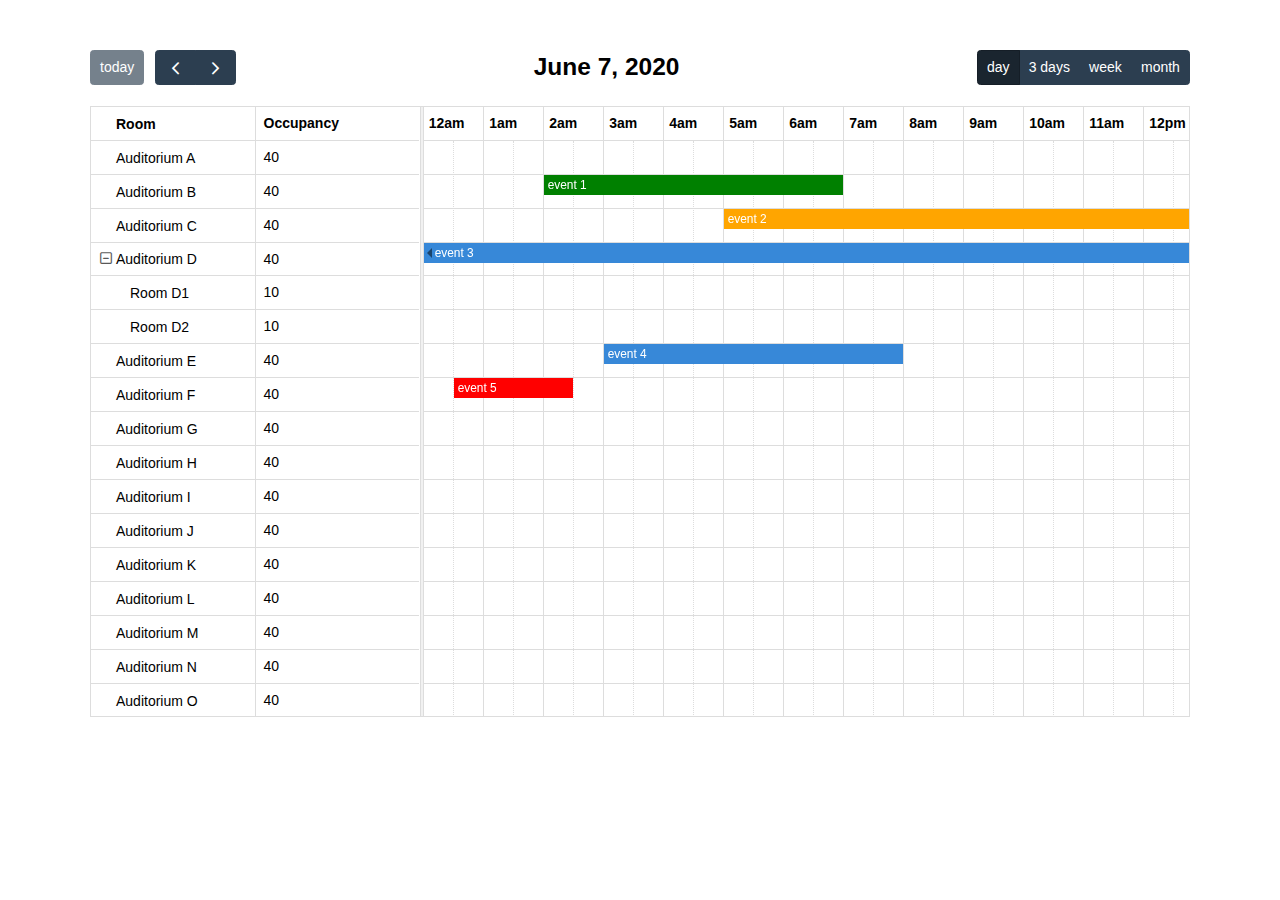
<file: WebContent/back-end/adopt/fullcalendar-scheduler-5.1.0/examples/timeline-columns.html>
<!DOCTYPE html>
<html>
<head>
<meta charset='utf-8' />
<link href='../lib/main.css' rel='stylesheet' />
<script src='../lib/main.js'></script>
<script>

  document.addEventListener('DOMContentLoaded', function() {
    var calendarEl = document.getElementById('calendar');

    var calendar = new FullCalendar.Calendar(calendarEl, {
      now: '2020-06-07',
      editable: true,
      aspectRatio: 1.8,
      scrollTime: '00:00',
      headerToolbar: {
        left: 'today prev,next',
        center: 'title',
        right: 'resourceTimelineDay,resourceTimelineThreeDays,timeGridWeek,dayGridMonth'
      },
      initialView: 'resourceTimelineDay',
      views: {
        resourceTimelineThreeDays: {
          type: 'resourceTimeline',
          duration: { days: 3 },
          buttonText: '3 days'
        }
      },
      resourceAreaWidth: '30%',
      resourceAreaColumns: [
        {
          headerContent: 'Room',
          field: 'title'
        },
        {
          headerContent: 'Occupancy',
          field: 'occupancy'
        }
      ],
      resources: [
        { id: 'a', title: 'Auditorium A', occupancy: 40 },
        { id: 'b', title: 'Auditorium B', occupancy: 40, eventColor: 'green' },
        { id: 'c', title: 'Auditorium C', occupancy: 40, eventColor: 'orange' },
        { id: 'd', title: 'Auditorium D', occupancy: 40, children: [
          { id: 'd1', title: 'Room D1', occupancy: 10 },
          { id: 'd2', title: 'Room D2', occupancy: 10 }
        ] },
        { id: 'e', title: 'Auditorium E', occupancy: 40 },
        { id: 'f', title: 'Auditorium F', occupancy: 40, eventColor: 'red' },
        { id: 'g', title: 'Auditorium G', occupancy: 40 },
        { id: 'h', title: 'Auditorium H', occupancy: 40 },
        { id: 'i', title: 'Auditorium I', occupancy: 40 },
        { id: 'j', title: 'Auditorium J', occupancy: 40 },
        { id: 'k', title: 'Auditorium K', occupancy: 40 },
        { id: 'l', title: 'Auditorium L', occupancy: 40 },
        { id: 'm', title: 'Auditorium M', occupancy: 40 },
        { id: 'n', title: 'Auditorium N', occupancy: 40 },
        { id: 'o', title: 'Auditorium O', occupancy: 40 },
        { id: 'p', title: 'Auditorium P', occupancy: 40 },
        { id: 'q', title: 'Auditorium Q', occupancy: 40 },
        { id: 'r', title: 'Auditorium R', occupancy: 40 },
        { id: 's', title: 'Auditorium S', occupancy: 40 },
        { id: 't', title: 'Auditorium T', occupancy: 40 },
        { id: 'u', title: 'Auditorium U', occupancy: 40 },
        { id: 'v', title: 'Auditorium V', occupancy: 40 },
        { id: 'w', title: 'Auditorium W', occupancy: 40 },
        { id: 'x', title: 'Auditorium X', occupancy: 40 },
        { id: 'y', title: 'Auditorium Y', occupancy: 40 },
        { id: 'z', title: 'Auditorium Z', occupancy: 40 }
      ],
      events: [
        { id: '1', resourceId: 'b', start: '2020-06-07T02:00:00', end: '2020-06-07T07:00:00', title: 'event 1' },
        { id: '2', resourceId: 'c', start: '2020-06-07T05:00:00', end: '2020-06-07T22:00:00', title: 'event 2' },
        { id: '3', resourceId: 'd', start: '2020-06-06', end: '2020-06-08', title: 'event 3' },
        { id: '4', resourceId: 'e', start: '2020-06-07T03:00:00', end: '2020-06-07T08:00:00', title: 'event 4' },
        { id: '5', resourceId: 'f', start: '2020-06-07T00:30:00', end: '2020-06-07T02:30:00', title: 'event 5' }
      ]
    });

    calendar.render();
  });

</script>
<style>

  body {
    margin: 0;
    padding: 0;
    font-family: Arial, Helvetica Neue, Helvetica, sans-serif;
    font-size: 14px;
  }

  #calendar {
    max-width: 1100px;
    margin: 50px auto;
  }

</style>
</head>
<body>

  <div id='calendar'></div>

</body>
</html>
</file>
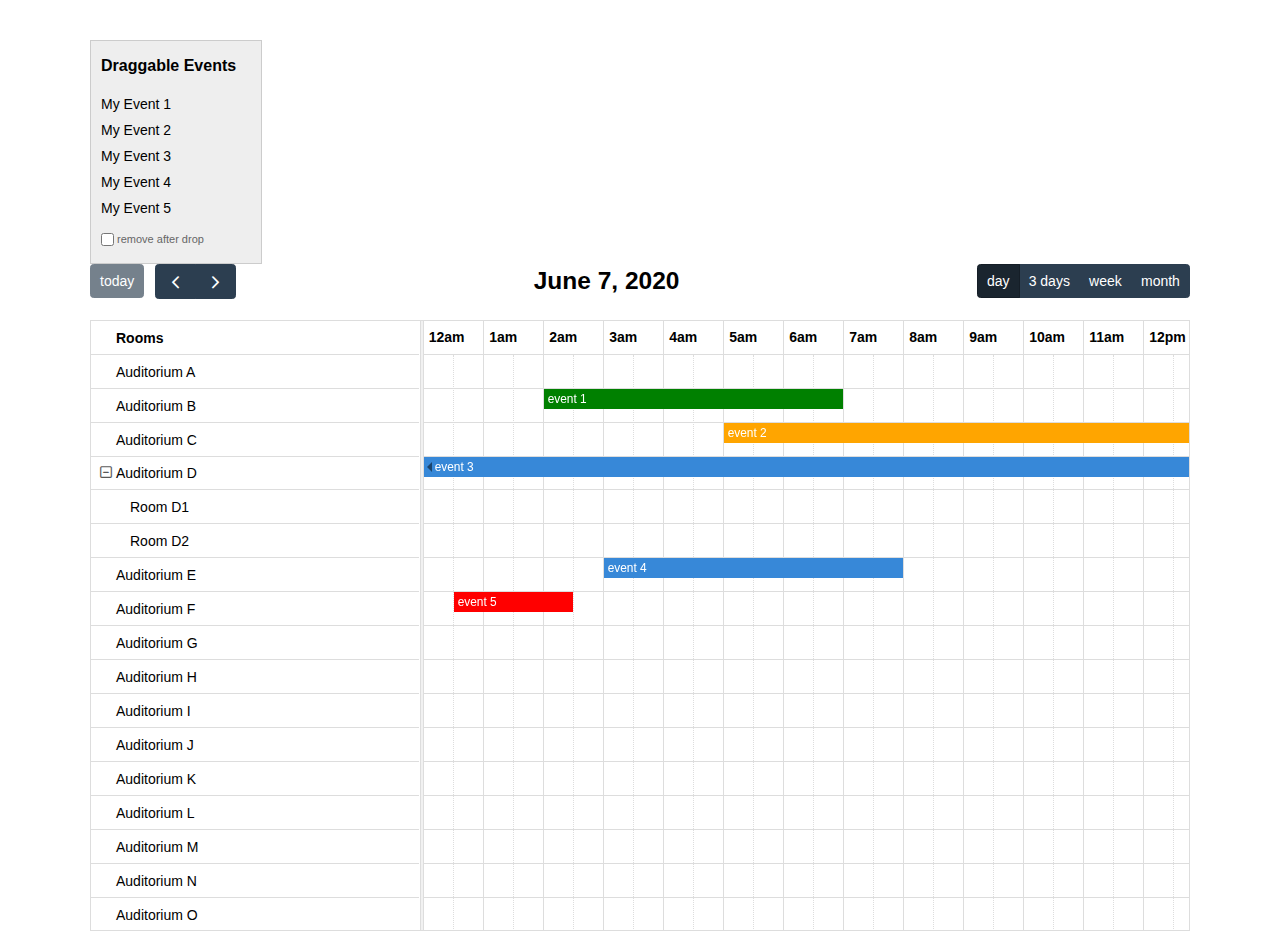
<file: WebContent/back-end/adopt/fullcalendar-scheduler-5.1.0/examples/timeline-external-dragging.html>
<!DOCTYPE html>
<html>
<head>
<meta charset='utf-8' />
<link href='../lib/main.css' rel='stylesheet' />
<script src='../lib/main.js'></script>
<script>

  document.addEventListener('DOMContentLoaded', function() {

    /* initialize the external events
    -----------------------------------------------------------------*/

    var containerEl = document.getElementById('external-events');
    new FullCalendar.Draggable(containerEl, {
      itemSelector: '.fc-event',
      eventData: function(eventEl) {
        return {
          title: eventEl.innerText.trim()
        }
      }
    });

    /* initialize the calendar
    -----------------------------------------------------------------*/

    var calendarEl = document.getElementById('calendar');
    var calendar = new FullCalendar.Calendar(calendarEl, {
      now: '2020-06-07',
      editable: true, // enable draggable events
      droppable: true, // this allows things to be dropped onto the calendar
      aspectRatio: 1.8,
      scrollTime: '00:00', // undo default 6am scrollTime
      headerToolbar: {
        left: 'today prev,next',
        center: 'title',
        right: 'resourceTimelineDay,resourceTimelineThreeDays,timeGridWeek,dayGridMonth'
      },
      initialView: 'resourceTimelineDay',
      views: {
        resourceTimelineThreeDays: {
          type: 'resourceTimeline',
          duration: { days: 3 },
          buttonText: '3 days'
        }
      },
      resourceAreaHeaderContent: 'Rooms',
      resources: [
        { id: 'a', title: 'Auditorium A' },
        { id: 'b', title: 'Auditorium B', eventColor: 'green' },
        { id: 'c', title: 'Auditorium C', eventColor: 'orange' },
        { id: 'd', title: 'Auditorium D', children: [
          { id: 'd1', title: 'Room D1' },
          { id: 'd2', title: 'Room D2' }
        ] },
        { id: 'e', title: 'Auditorium E' },
        { id: 'f', title: 'Auditorium F', eventColor: 'red' },
        { id: 'g', title: 'Auditorium G' },
        { id: 'h', title: 'Auditorium H' },
        { id: 'i', title: 'Auditorium I' },
        { id: 'j', title: 'Auditorium J' },
        { id: 'k', title: 'Auditorium K' },
        { id: 'l', title: 'Auditorium L' },
        { id: 'm', title: 'Auditorium M' },
        { id: 'n', title: 'Auditorium N' },
        { id: 'o', title: 'Auditorium O' },
        { id: 'p', title: 'Auditorium P' },
        { id: 'q', title: 'Auditorium Q' },
        { id: 'r', title: 'Auditorium R' },
        { id: 's', title: 'Auditorium S' },
        { id: 't', title: 'Auditorium T' },
        { id: 'u', title: 'Auditorium U' },
        { id: 'v', title: 'Auditorium V' },
        { id: 'w', title: 'Auditorium W' },
        { id: 'x', title: 'Auditorium X' },
        { id: 'y', title: 'Auditorium Y' },
        { id: 'z', title: 'Auditorium Z' }
      ],
      events: [
        { id: '1', resourceId: 'b', start: '2020-06-07T02:00:00', end: '2020-06-07T07:00:00', title: 'event 1' },
        { id: '2', resourceId: 'c', start: '2020-06-07T05:00:00', end: '2020-06-07T22:00:00', title: 'event 2' },
        { id: '3', resourceId: 'd', start: '2020-06-06', end: '2020-06-08', title: 'event 3' },
        { id: '4', resourceId: 'e', start: '2020-06-07T03:00:00', end: '2020-06-07T08:00:00', title: 'event 4' },
        { id: '5', resourceId: 'f', start: '2020-06-07T00:30:00', end: '2020-06-07T02:30:00', title: 'event 5' }
      ],
      drop: function(arg) {
        console.log('drop date: ' + arg.dateStr)

        if (arg.resource) {
          console.log('drop resource: ' + arg.resource.id)
        }

        // is the "remove after drop" checkbox checked?
        if (document.getElementById('drop-remove').checked) {
          // if so, remove the element from the "Draggable Events" list
          arg.draggedEl.parentNode.removeChild(arg.draggedEl);
        }
      },
      eventReceive: function(arg) { // called when a proper external event is dropped
        console.log('eventReceive', arg.event);
      },
      eventDrop: function(arg) { // called when an event (already on the calendar) is moved
        console.log('eventDrop', arg.event);
      }
    });
    calendar.render();

  });

</script>
<style>

  body {
    margin-top: 40px;
    font-size: 14px;
    font-family: Arial, Helvetica Neue, Helvetica, sans-serif;
  }

  #wrap {
    width: 1100px;
    margin: 0 auto;
  }

  #external-events {
    float: left;
    width: 150px;
    padding: 0 10px;
    border: 1px solid #ccc;
    background: #eee;
    text-align: left;
  }

  #external-events h4 {
    font-size: 16px;
    margin-top: 0;
    padding-top: 1em;
  }

  #external-events .fc-event {
    margin: 10px 0;
    cursor: pointer;
  }

  #external-events p {
    margin: 1.5em 0;
    font-size: 11px;
    color: #666;
  }

  #external-events p input {
    margin: 0;
    vertical-align: middle;
  }

  #calendar {
    float: right;
    width: 1100px;
  }

</style>
</head>
<body>
  <div id='wrap'>

    <div id='external-events'>
      <h4>Draggable Events</h4>
      <div class='fc-event'>My Event 1</div>
      <div class='fc-event'>My Event 2</div>
      <div class='fc-event'>My Event 3</div>
      <div class='fc-event'>My Event 4</div>
      <div class='fc-event'>My Event 5</div>
      <p>
        <input type='checkbox' id='drop-remove' />
        <label for='drop-remove'>remove after drop</label>
      </p>
    </div>

    <div id='calendar'></div>

    <div style='clear:both'></div>

  </div>
</body>
</html>
</file>
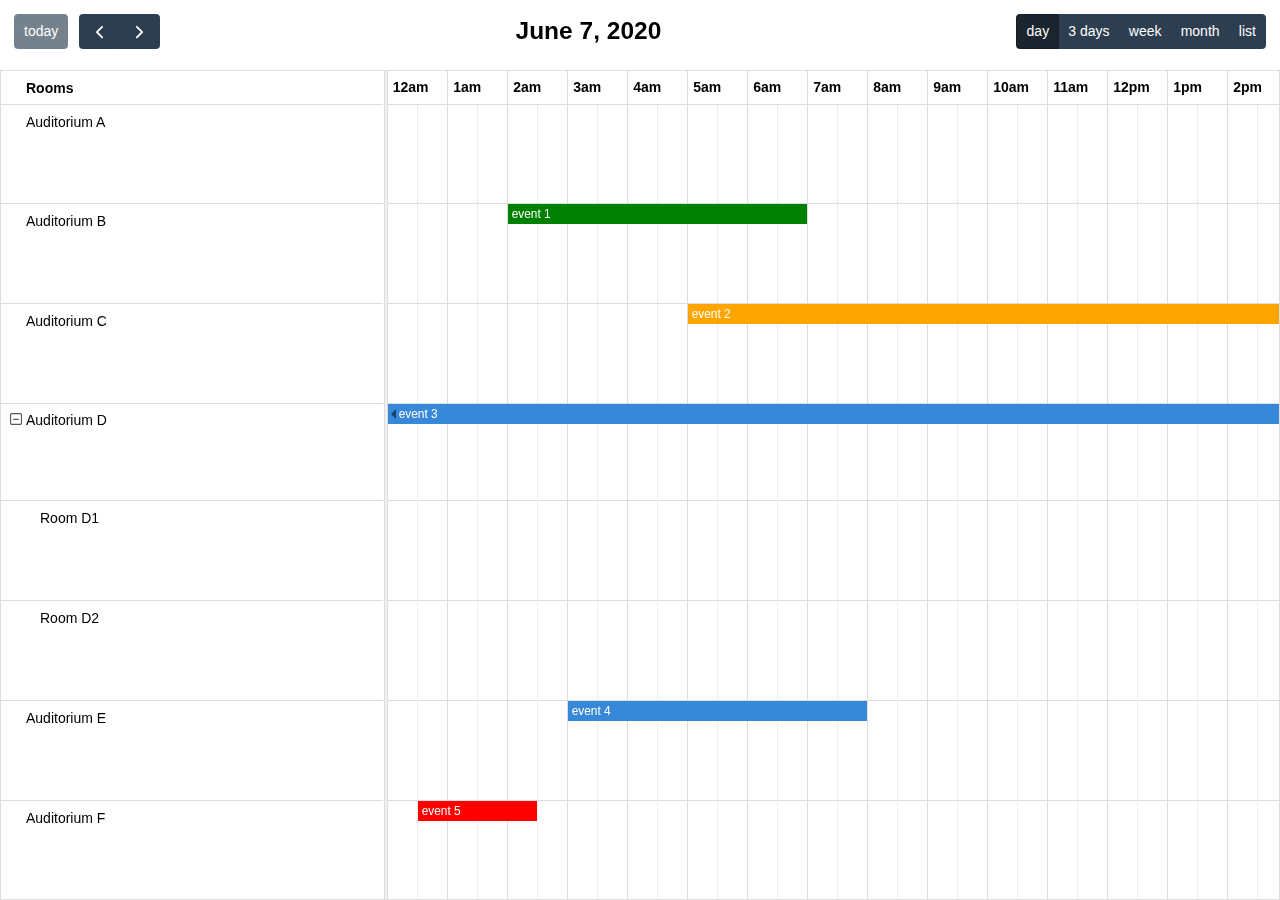
<file: WebContent/back-end/adopt/fullcalendar-scheduler-5.1.0/examples/timeline-full-height.html>
<!DOCTYPE html>
<html>
<head>
<meta charset='utf-8' />
<link href='../lib/main.css' rel='stylesheet' />
<script src='../lib/main.js'></script>
<script>

document.addEventListener('DOMContentLoaded', function() {
  var calendarEl = document.getElementById('calendar');

  var calendar = new FullCalendar.Calendar(calendarEl, {
    height: '100%',
    aspectRatio: 1.8,
    editable: true, // enable draggable events
    now: '2020-06-07',
    scrollTime: '00:00', // undo default 6am scrollTime
    headerToolbar: {
      left: 'today prev,next',
      center: 'title',
      right: 'resourceTimelineDay,resourceTimelineThreeDays,timeGridWeek,dayGridMonth,listWeek'
    },
    initialView: 'resourceTimelineDay',
    views: {
      resourceTimelineThreeDays: {
        type: 'resourceTimeline',
        duration: { days: 3 },
        buttonText: '3 days'
      }
    },
    expandRows: true,
    resourceAreaHeaderContent: 'Rooms',
    resources: [
      { id: 'a', title: 'Auditorium A' },
      { id: 'b', title: 'Auditorium B', eventColor: 'green' },
      { id: 'c', title: 'Auditorium C', eventColor: 'orange' },
      { id: 'd', title: 'Auditorium D', children: [
        { id: 'd1', title: 'Room D1' },
        { id: 'd2', title: 'Room D2' }
      ] },
      { id: 'e', title: 'Auditorium E' },
      { id: 'f', title: 'Auditorium F', eventColor: 'red' },
      // { id: 'g', title: 'Auditorium G' },
      // { id: 'h', title: 'Auditorium H' },
      // { id: 'i', title: 'Auditorium I' },
      // { id: 'j', title: 'Auditorium J' },
      // { id: 'k', title: 'Auditorium K' },
      // { id: 'l', title: 'Auditorium L' },
      // { id: 'm', title: 'Auditorium M' },
      // { id: 'n', title: 'Auditorium N' },
      // { id: 'o', title: 'Auditorium O' },
      // { id: 'p', title: 'Auditorium P' },
      // { id: 'q', title: 'Auditorium Q' },
      // { id: 'r', title: 'Auditorium R' },
      // { id: 's', title: 'Auditorium S' },
      // { id: 't', title: 'Auditorium T' },
      // { id: 'u', title: 'Auditorium U' },
      // { id: 'v', title: 'Auditorium V' },
      // { id: 'w', title: 'Auditorium W' },
      // { id: 'x', title: 'Auditorium X' },
      // { id: 'y', title: 'Auditorium Y' },
      // { id: 'z', title: 'Auditorium Z' }
    ],
    events: [
      { id: '1', resourceId: 'b', start: '2020-06-07T02:00:00', end: '2020-06-07T07:00:00', title: 'event 1' },
      { id: '2', resourceId: 'c', start: '2020-06-07T05:00:00', end: '2020-06-07T22:00:00', title: 'event 2' },
      { id: '3', resourceId: 'd', start: '2020-06-06', end: '2020-06-08', title: 'event 3' },
      { id: '4', resourceId: 'e', start: '2020-06-07T03:00:00', end: '2020-06-07T08:00:00', title: 'event 4' },
      { id: '5', resourceId: 'f', start: '2020-06-07T00:30:00', end: '2020-06-07T02:30:00', title: 'event 5' }
    ]
  });

  calendar.render();
});

</script>
<style>

  html, body {
    overflow: hidden; /* don't do scrollbars */
    font-family: Arial, Helvetica Neue, Helvetica, sans-serif;
    font-size: 14px;
  }

  #calendar-container {
    position: fixed;
    top: 0;
    left: 0;
    right: 0;
    bottom: 0;
  }

  .fc-header-toolbar {
    /*
    the calendar will be butting up against the edges,
    but let's scoot in the header's buttons
    */
    padding-top: 1em;
    padding-left: 1em;
    padding-right: 1em;
  }

</style>
</head>
<body>

  <div id='calendar-container'>
    <div id='calendar'></div>
  </div>

</body>
</html>
</file>
<file: WebContent/back-end/hospital/mr/vendor/perfect-scrollbar/perfect-scrollbar.css>
/*
 * Container style
 */
.ps {
  overflow: hidden !important;
  overflow-anchor: none;
  -ms-overflow-style: none;
  touch-action: auto;
  -ms-touch-action: auto;
}

/*
 * Scrollbar rail styles
 */
.ps__rail-x {
  display: none;
  opacity: 0;
  transition: background-color .2s linear, opacity .2s linear;
  -webkit-transition: background-color .2s linear, opacity .2s linear;
  height: 15px;
  /* there must be 'bottom' or 'top' for ps__rail-x */
  bottom: 0px;
  /* please don't change 'position' */
  position: absolute;
}

.ps__rail-y {
  display: none;
  opacity: 0;
  transition: background-color .2s linear, opacity .2s linear;
  -webkit-transition: background-color .2s linear, opacity .2s linear;
  width: 15px;
  /* there must be 'right' or 'left' for ps__rail-y */
  right: 0;
  /* please don't change 'position' */
  position: absolute;
}

.ps--active-x > .ps__rail-x,
.ps--active-y > .ps__rail-y {
  display: block;
  background-color: transparent;
}

.ps:hover > .ps__rail-x,
.ps:hover > .ps__rail-y,
.ps--focus > .ps__rail-x,
.ps--focus > .ps__rail-y,
.ps--scrolling-x > .ps__rail-x,
.ps--scrolling-y > .ps__rail-y {
  opacity: 0.6;
}

.ps__rail-x:hover,
.ps__rail-y:hover,
.ps__rail-x:focus,
.ps__rail-y:focus {
  background-color: #eee;
  opacity: 0.9;
}

/*
 * Scrollbar thumb styles
 */
.ps__thumb-x {
  background-color: #aaa;
  border-radius: 6px;
  transition: background-color .2s linear, height .2s ease-in-out;
  -webkit-transition: background-color .2s linear, height .2s ease-in-out;
  height: 6px;
  /* there must be 'bottom' for ps__thumb-x */
  bottom: 2px;
  /* please don't change 'position' */
  position: absolute;
}

.ps__thumb-y {
  background-color: #aaa;
  border-radius: 6px;
  transition: background-color .2s linear, width .2s ease-in-out;
  -webkit-transition: background-color .2s linear, width .2s ease-in-out;
  width: 6px;
  /* there must be 'right' for ps__thumb-y */
  right: 2px;
  /* please don't change 'position' */
  position: absolute;
}

.ps__rail-x:hover > .ps__thumb-x,
.ps__rail-x:focus > .ps__thumb-x {
  background-color: #999;
  height: 11px;
}

.ps__rail-y:hover > .ps__thumb-y,
.ps__rail-y:focus > .ps__thumb-y {
  background-color: #999;
  width: 11px;
}

/* MS supports */
@supports (-ms-overflow-style: none) {
  .ps {
    overflow: auto !important;
  }
}

@media screen and (-ms-high-contrast: active), (-ms-high-contrast: none) {
  .ps {
    overflow: auto !important;
  }
}
</file>
<file: WebContent/back-end/hospital/mr/css/util.css>
/*[ FONT SIZE ]
///////////////////////////////////////////////////////////
*/
.fs-1 {font-size: 1px;}
.fs-2 {font-size: 2px;}
.fs-3 {font-size: 3px;}
.fs-4 {font-size: 4px;}
.fs-5 {font-size: 5px;}
.fs-6 {font-size: 6px;}
.fs-7 {font-size: 7px;}
.fs-8 {font-size: 8px;}
.fs-9 {font-size: 9px;}
.fs-10 {font-size: 10px;}
.fs-11 {font-size: 11px;}
.fs-12 {font-size: 12px;}
.fs-13 {font-size: 13px;}
.fs-14 {font-size: 14px;}
.fs-15 {font-size: 15px;}
.fs-16 {font-size: 16px;}
.fs-17 {font-size: 17px;}
.fs-18 {font-size: 18px;}
.fs-19 {font-size: 19px;}
.fs-20 {font-size: 20px;}
.fs-21 {font-size: 21px;}
.fs-22 {font-size: 22px;}
.fs-23 {font-size: 23px;}
.fs-24 {font-size: 24px;}
.fs-25 {font-size: 25px;}
.fs-26 {font-size: 26px;}
.fs-27 {font-size: 27px;}
.fs-28 {font-size: 28px;}
.fs-29 {font-size: 29px;}
.fs-30 {font-size: 30px;}
.fs-31 {font-size: 31px;}
.fs-32 {font-size: 32px;}
.fs-33 {font-size: 33px;}
.fs-34 {font-size: 34px;}
.fs-35 {font-size: 35px;}
.fs-36 {font-size: 36px;}
.fs-37 {font-size: 37px;}
.fs-38 {font-size: 38px;}
.fs-39 {font-size: 39px;}
.fs-40 {font-size: 40px;}
.fs-41 {font-size: 41px;}
.fs-42 {font-size: 42px;}
.fs-43 {font-size: 43px;}
.fs-44 {font-size: 44px;}
.fs-45 {font-size: 45px;}
.fs-46 {font-size: 46px;}
.fs-47 {font-size: 47px;}
.fs-48 {font-size: 48px;}
.fs-49 {font-size: 49px;}
.fs-50 {font-size: 50px;}
.fs-51 {font-size: 51px;}
.fs-52 {font-size: 52px;}
.fs-53 {font-size: 53px;}
.fs-54 {font-size: 54px;}
.fs-55 {font-size: 55px;}
.fs-56 {font-size: 56px;}
.fs-57 {font-size: 57px;}
.fs-58 {font-size: 58px;}
.fs-59 {font-size: 59px;}
.fs-60 {font-size: 60px;}
.fs-61 {font-size: 61px;}
.fs-62 {font-size: 62px;}
.fs-63 {font-size: 63px;}
.fs-64 {font-size: 64px;}
.fs-65 {font-size: 65px;}
.fs-66 {font-size: 66px;}
.fs-67 {font-size: 67px;}
.fs-68 {font-size: 68px;}
.fs-69 {font-size: 69px;}
.fs-70 {font-size: 70px;}
.fs-71 {font-size: 71px;}
.fs-72 {font-size: 72px;}
.fs-73 {font-size: 73px;}
.fs-74 {font-size: 74px;}
.fs-75 {font-size: 75px;}
.fs-76 {font-size: 76px;}
.fs-77 {font-size: 77px;}
.fs-78 {font-size: 78px;}
.fs-79 {font-size: 79px;}
.fs-80 {font-size: 80px;}
.fs-81 {font-size: 81px;}
.fs-82 {font-size: 82px;}
.fs-83 {font-size: 83px;}
.fs-84 {font-size: 84px;}
.fs-85 {font-size: 85px;}
.fs-86 {font-size: 86px;}
.fs-87 {font-size: 87px;}
.fs-88 {font-size: 88px;}
.fs-89 {font-size: 89px;}
.fs-90 {font-size: 90px;}
.fs-91 {font-size: 91px;}
.fs-92 {font-size: 92px;}
.fs-93 {font-size: 93px;}
.fs-94 {font-size: 94px;}
.fs-95 {font-size: 95px;}
.fs-96 {font-size: 96px;}
.fs-97 {font-size: 97px;}
.fs-98 {font-size: 98px;}
.fs-99 {font-size: 99px;}
.fs-100 {font-size: 100px;}
.fs-101 {font-size: 101px;}
.fs-102 {font-size: 102px;}
.fs-103 {font-size: 103px;}
.fs-104 {font-size: 104px;}
.fs-105 {font-size: 105px;}
.fs-106 {font-size: 106px;}
.fs-107 {font-size: 107px;}
.fs-108 {font-size: 108px;}
.fs-109 {font-size: 109px;}
.fs-110 {font-size: 110px;}
.fs-111 {font-size: 111px;}
.fs-112 {font-size: 112px;}
.fs-113 {font-size: 113px;}
.fs-114 {font-size: 114px;}
.fs-115 {font-size: 115px;}
.fs-116 {font-size: 116px;}
.fs-117 {font-size: 117px;}
.fs-118 {font-size: 118px;}
.fs-119 {font-size: 119px;}
.fs-120 {font-size: 120px;}
.fs-121 {font-size: 121px;}
.fs-122 {font-size: 122px;}
.fs-123 {font-size: 123px;}
.fs-124 {font-size: 124px;}
.fs-125 {font-size: 125px;}
.fs-126 {font-size: 126px;}
.fs-127 {font-size: 127px;}
.fs-128 {font-size: 128px;}
.fs-129 {font-size: 129px;}
.fs-130 {font-size: 130px;}
.fs-131 {font-size: 131px;}
.fs-132 {font-size: 132px;}
.fs-133 {font-size: 133px;}
.fs-134 {font-size: 134px;}
.fs-135 {font-size: 135px;}
.fs-136 {font-size: 136px;}
.fs-137 {font-size: 137px;}
.fs-138 {font-size: 138px;}
.fs-139 {font-size: 139px;}
.fs-140 {font-size: 140px;}
.fs-141 {font-size: 141px;}
.fs-142 {font-size: 142px;}
.fs-143 {font-size: 143px;}
.fs-144 {font-size: 144px;}
.fs-145 {font-size: 145px;}
.fs-146 {font-size: 146px;}
.fs-147 {font-size: 147px;}
.fs-148 {font-size: 148px;}
.fs-149 {font-size: 149px;}
.fs-150 {font-size: 150px;}
.fs-151 {font-size: 151px;}
.fs-152 {font-size: 152px;}
.fs-153 {font-size: 153px;}
.fs-154 {font-size: 154px;}
.fs-155 {font-size: 155px;}
.fs-156 {font-size: 156px;}
.fs-157 {font-size: 157px;}
.fs-158 {font-size: 158px;}
.fs-159 {font-size: 159px;}
.fs-160 {font-size: 160px;}
.fs-161 {font-size: 161px;}
.fs-162 {font-size: 162px;}
.fs-163 {font-size: 163px;}
.fs-164 {font-size: 164px;}
.fs-165 {font-size: 165px;}
.fs-166 {font-size: 166px;}
.fs-167 {font-size: 167px;}
.fs-168 {font-size: 168px;}
.fs-169 {font-size: 169px;}
.fs-170 {font-size: 170px;}
.fs-171 {font-size: 171px;}
.fs-172 {font-size: 172px;}
.fs-173 {font-size: 173px;}
.fs-174 {font-size: 174px;}
.fs-175 {font-size: 175px;}
.fs-176 {font-size: 176px;}
.fs-177 {font-size: 177px;}
.fs-178 {font-size: 178px;}
.fs-179 {font-size: 179px;}
.fs-180 {font-size: 180px;}
.fs-181 {font-size: 181px;}
.fs-182 {font-size: 182px;}
.fs-183 {font-size: 183px;}
.fs-184 {font-size: 184px;}
.fs-185 {font-size: 185px;}
.fs-186 {font-size: 186px;}
.fs-187 {font-size: 187px;}
.fs-188 {font-size: 188px;}
.fs-189 {font-size: 189px;}
.fs-190 {font-size: 190px;}
.fs-191 {font-size: 191px;}
.fs-192 {font-size: 192px;}
.fs-193 {font-size: 193px;}
.fs-194 {font-size: 194px;}
.fs-195 {font-size: 195px;}
.fs-196 {font-size: 196px;}
.fs-197 {font-size: 197px;}
.fs-198 {font-size: 198px;}
.fs-199 {font-size: 199px;}
.fs-200 {font-size: 200px;}

/*[ PADDING ]
///////////////////////////////////////////////////////////
*/
.p-t-0 {padding-top: 0px;}
.p-t-1 {padding-top: 1px;}
.p-t-2 {padding-top: 2px;}
.p-t-3 {padding-top: 3px;}
.p-t-4 {padding-top: 4px;}
.p-t-5 {padding-top: 5px;}
.p-t-6 {padding-top: 6px;}
.p-t-7 {padding-top: 7px;}
.p-t-8 {padding-top: 8px;}
.p-t-9 {padding-top: 9px;}
.p-t-10 {padding-top: 10px;}
.p-t-11 {padding-top: 11px;}
.p-t-12 {padding-top: 12px;}
.p-t-13 {padding-top: 13px;}
.p-t-14 {padding-top: 14px;}
.p-t-15 {padding-top: 15px;}
.p-t-16 {padding-top: 16px;}
.p-t-17 {padding-top: 17px;}
.p-t-18 {padding-top: 18px;}
.p-t-19 {padding-top: 19px;}
.p-t-20 {padding-top: 20px;}
.p-t-21 {padding-top: 21px;}
.p-t-22 {padding-top: 22px;}
.p-t-23 {padding-top: 23px;}
.p-t-24 {padding-top: 24px;}
.p-t-25 {padding-top: 25px;}
.p-t-26 {padding-top: 26px;}
.p-t-27 {padding-top: 27px;}
.p-t-28 {padding-top: 28px;}
.p-t-29 {padding-top: 29px;}
.p-t-30 {padding-top: 30px;}
.p-t-31 {padding-top: 31px;}
.p-t-32 {padding-top: 32px;}
.p-t-33 {padding-top: 33px;}
.p-t-34 {padding-top: 34px;}
.p-t-35 {padding-top: 35px;}
.p-t-36 {padding-top: 36px;}
.p-t-37 {padding-top: 37px;}
.p-t-38 {padding-top: 38px;}
.p-t-39 {padding-top: 39px;}
.p-t-40 {padding-top: 40px;}
.p-t-41 {padding-top: 41px;}
.p-t-42 {padding-top: 42px;}
.p-t-43 {padding-top: 43px;}
.p-t-44 {padding-top: 44px;}
.p-t-45 {padding-top: 45px;}
.p-t-46 {padding-top: 46px;}
.p-t-47 {padding-top: 47px;}
.p-t-48 {padding-top: 48px;}
.p-t-49 {padding-top: 49px;}
.p-t-50 {padding-top: 50px;}
.p-t-51 {padding-top: 51px;}
.p-t-52 {padding-top: 52px;}
.p-t-53 {padding-top: 53px;}
.p-t-54 {padding-top: 54px;}
.p-t-55 {padding-top: 55px;}
.p-t-56 {padding-top: 56px;}
.p-t-57 {padding-top: 57px;}
.p-t-58 {padding-top: 58px;}
.p-t-59 {padding-top: 59px;}
.p-t-60 {padding-top: 60px;}
.p-t-61 {padding-top: 61px;}
.p-t-62 {padding-top: 62px;}
.p-t-63 {padding-top: 63px;}
.p-t-64 {padding-top: 64px;}
.p-t-65 {padding-top: 65px;}
.p-t-66 {padding-top: 66px;}
.p-t-67 {padding-top: 67px;}
.p-t-68 {padding-top: 68px;}
.p-t-69 {padding-top: 69px;}
.p-t-70 {padding-top: 70px;}
.p-t-71 {padding-top: 71px;}
.p-t-72 {padding-top: 72px;}
.p-t-73 {padding-top: 73px;}
.p-t-74 {padding-top: 74px;}
.p-t-75 {padding-top: 75px;}
.p-t-76 {padding-top: 76px;}
.p-t-77 {padding-top: 77px;}
.p-t-78 {padding-top: 78px;}
.p-t-79 {padding-top: 79px;}
.p-t-80 {padding-top: 80px;}
.p-t-81 {padding-top: 81px;}
.p-t-82 {padding-top: 82px;}
.p-t-83 {padding-top: 83px;}
.p-t-84 {padding-top: 84px;}
.p-t-85 {padding-top: 85px;}
.p-t-86 {padding-top: 86px;}
.p-t-87 {padding-top: 87px;}
.p-t-88 {padding-top: 88px;}
.p-t-89 {padding-top: 89px;}
.p-t-90 {padding-top: 90px;}
.p-t-91 {padding-top: 91px;}
.p-t-92 {padding-top: 92px;}
.p-t-93 {padding-top: 93px;}
.p-t-94 {padding-top: 94px;}
.p-t-95 {padding-top: 95px;}
.p-t-96 {padding-top: 96px;}
.p-t-97 {padding-top: 97px;}
.p-t-98 {padding-top: 98px;}
.p-t-99 {padding-top: 99px;}
.p-t-100 {padding-top: 100px;}
.p-t-101 {padding-top: 101px;}
.p-t-102 {padding-top: 102px;}
.p-t-103 {padding-top: 103px;}
.p-t-104 {padding-top: 104px;}
.p-t-105 {padding-top: 105px;}
.p-t-106 {padding-top: 106px;}
.p-t-107 {padding-top: 107px;}
.p-t-108 {padding-top: 108px;}
.p-t-109 {padding-top: 109px;}
.p-t-110 {padding-top: 110px;}
.p-t-111 {padding-top: 111px;}
.p-t-112 {padding-top: 112px;}
.p-t-113 {padding-top: 113px;}
.p-t-114 {padding-top: 114px;}
.p-t-115 {padding-top: 115px;}
.p-t-116 {padding-top: 116px;}
.p-t-117 {padding-top: 117px;}
.p-t-118 {padding-top: 118px;}
.p-t-119 {padding-top: 119px;}
.p-t-120 {padding-top: 120px;}
.p-t-121 {padding-top: 121px;}
.p-t-122 {padding-top: 122px;}
.p-t-123 {padding-top: 123px;}
.p-t-124 {padding-top: 124px;}
.p-t-125 {padding-top: 125px;}
.p-t-126 {padding-top: 126px;}
.p-t-127 {padding-top: 127px;}
.p-t-128 {padding-top: 128px;}
.p-t-129 {padding-top: 129px;}
.p-t-130 {padding-top: 130px;}
.p-t-131 {padding-top: 131px;}
.p-t-132 {padding-top: 132px;}
.p-t-133 {padding-top: 133px;}
.p-t-134 {padding-top: 134px;}
.p-t-135 {padding-top: 135px;}
.p-t-136 {padding-top: 136px;}
.p-t-137 {padding-top: 137px;}
.p-t-138 {padding-top: 138px;}
.p-t-139 {padding-top: 139px;}
.p-t-140 {padding-top: 140px;}
.p-t-141 {padding-top: 141px;}
.p-t-142 {padding-top: 142px;}
.p-t-143 {padding-top: 143px;}
.p-t-144 {padding-top: 144px;}
.p-t-145 {padding-top: 145px;}
.p-t-146 {padding-top: 146px;}
.p-t-147 {padding-top: 147px;}
.p-t-148 {padding-top: 148px;}
.p-t-149 {padding-top: 149px;}
.p-t-150 {padding-top: 150px;}
.p-t-151 {padding-top: 151px;}
.p-t-152 {padding-top: 152px;}
.p-t-153 {padding-top: 153px;}
.p-t-154 {padding-top: 154px;}
.p-t-155 {padding-top: 155px;}
.p-t-156 {padding-top: 156px;}
.p-t-157 {padding-top: 157px;}
.p-t-158 {padding-top: 158px;}
.p-t-159 {padding-top: 159px;}
.p-t-160 {padding-top: 160px;}
.p-t-161 {padding-top: 161px;}
.p-t-162 {padding-top: 162px;}
.p-t-163 {padding-top: 163px;}
.p-t-164 {padding-top: 164px;}
.p-t-165 {padding-top: 165px;}
.p-t-166 {padding-top: 166px;}
.p-t-167 {padding-top: 167px;}
.p-t-168 {padding-top: 168px;}
.p-t-169 {padding-top: 169px;}
.p-t-170 {padding-top: 170px;}
.p-t-171 {padding-top: 171px;}
.p-t-172 {padding-top: 172px;}
.p-t-173 {padding-top: 173px;}
.p-t-174 {padding-top: 174px;}
.p-t-175 {padding-top: 175px;}
.p-t-176 {padding-top: 176px;}
.p-t-177 {padding-top: 177px;}
.p-t-178 {padding-top: 178px;}
.p-t-179 {padding-top: 179px;}
.p-t-180 {padding-top: 180px;}
.p-t-181 {padding-top: 181px;}
.p-t-182 {padding-top: 182px;}
.p-t-183 {padding-top: 183px;}
.p-t-184 {padding-top: 184px;}
.p-t-185 {padding-top: 185px;}
.p-t-186 {padding-top: 186px;}
.p-t-187 {padding-top: 187px;}
.p-t-188 {padding-top: 188px;}
.p-t-189 {padding-top: 189px;}
.p-t-190 {padding-top: 190px;}
.p-t-191 {padding-top: 191px;}
.p-t-192 {padding-top: 192px;}
.p-t-193 {padding-top: 193px;}
.p-t-194 {padding-top: 194px;}
.p-t-195 {padding-top: 195px;}
.p-t-196 {padding-top: 196px;}
.p-t-197 {padding-top: 197px;}
.p-t-198 {padding-top: 198px;}
.p-t-199 {padding-top: 199px;}
.p-t-200 {padding-top: 200px;}
.p-t-201 {padding-top: 201px;}
.p-t-202 {padding-top: 202px;}
.p-t-203 {padding-top: 203px;}
.p-t-204 {padding-top: 204px;}
.p-t-205 {padding-top: 205px;}
.p-t-206 {padding-top: 206px;}
.p-t-207 {padding-top: 207px;}
.p-t-208 {padding-top: 208px;}
.p-t-209 {padding-top: 209px;}
.p-t-210 {padding-top: 210px;}
.p-t-211 {padding-top: 211px;}
.p-t-212 {padding-top: 212px;}
.p-t-213 {padding-top: 213px;}
.p-t-214 {padding-top: 214px;}
.p-t-215 {padding-top: 215px;}
.p-t-216 {padding-top: 216px;}
.p-t-217 {padding-top: 217px;}
.p-t-218 {padding-top: 218px;}
.p-t-219 {padding-top: 219px;}
.p-t-220 {padding-top: 220px;}
.p-t-221 {padding-top: 221px;}
.p-t-222 {padding-top: 222px;}
.p-t-223 {padding-top: 223px;}
.p-t-224 {padding-top: 224px;}
.p-t-225 {padding-top: 225px;}
.p-t-226 {padding-top: 226px;}
.p-t-227 {padding-top: 227px;}
.p-t-228 {padding-top: 228px;}
.p-t-229 {padding-top: 229px;}
.p-t-230 {padding-top: 230px;}
.p-t-231 {padding-top: 231px;}
.p-t-232 {padding-top: 232px;}
.p-t-233 {padding-top: 233px;}
.p-t-234 {padding-top: 234px;}
.p-t-235 {padding-top: 235px;}
.p-t-236 {padding-top: 236px;}
.p-t-237 {padding-top: 237px;}
.p-t-238 {padding-top: 238px;}
.p-t-239 {padding-top: 239px;}
.p-t-240 {padding-top: 240px;}
.p-t-241 {padding-top: 241px;}
.p-t-242 {padding-top: 242px;}
.p-t-243 {padding-top: 243px;}
.p-t-244 {padding-top: 244px;}
.p-t-245 {padding-top: 245px;}
.p-t-246 {padding-top: 246px;}
.p-t-247 {padding-top: 247px;}
.p-t-248 {padding-top: 248px;}
.p-t-249 {padding-top: 249px;}
.p-t-250 {padding-top: 250px;}
.p-b-0 {padding-bottom: 0px;}
.p-b-1 {padding-bottom: 1px;}
.p-b-2 {padding-bottom: 2px;}
.p-b-3 {padding-bottom: 3px;}
.p-b-4 {padding-bottom: 4px;}
.p-b-5 {padding-bottom: 5px;}
.p-b-6 {padding-bottom: 6px;}
.p-b-7 {padding-bottom: 7px;}
.p-b-8 {padding-bottom: 8px;}
.p-b-9 {padding-bottom: 9px;}
.p-b-10 {padding-bottom: 10px;}
.p-b-11 {padding-bottom: 11px;}
.p-b-12 {padding-bottom: 12px;}
.p-b-13 {padding-bottom: 13px;}
.p-b-14 {padding-bottom: 14px;}
.p-b-15 {padding-bottom: 15px;}
.p-b-16 {padding-bottom: 16px;}
.p-b-17 {padding-bottom: 17px;}
.p-b-18 {padding-bottom: 18px;}
.p-b-19 {padding-bottom: 19px;}
.p-b-20 {padding-bottom: 20px;}
.p-b-21 {padding-bottom: 21px;}
.p-b-22 {padding-bottom: 22px;}
.p-b-23 {padding-bottom: 23px;}
.p-b-24 {padding-bottom: 24px;}
.p-b-25 {padding-bottom: 25px;}
.p-b-26 {padding-bottom: 26px;}
.p-b-27 {padding-bottom: 27px;}
.p-b-28 {padding-bottom: 28px;}
.p-b-29 {padding-bottom: 29px;}
.p-b-30 {padding-bottom: 30px;}
.p-b-31 {padding-bottom: 31px;}
.p-b-32 {padding-bottom: 32px;}
.p-b-33 {padding-bottom: 33px;}
.p-b-34 {padding-bottom: 34px;}
.p-b-35 {padding-bottom: 35px;}
.p-b-36 {padding-bottom: 36px;}
.p-b-37 {padding-bottom: 37px;}
.p-b-38 {padding-bottom: 38px;}
.p-b-39 {padding-bottom: 39px;}
.p-b-40 {padding-bottom: 40px;}
.p-b-41 {padding-bottom: 41px;}
.p-b-42 {padding-bottom: 42px;}
.p-b-43 {padding-bottom: 43px;}
.p-b-44 {padding-bottom: 44px;}
.p-b-45 {padding-bottom: 45px;}
.p-b-46 {padding-bottom: 46px;}
.p-b-47 {padding-bottom: 47px;}
.p-b-48 {padding-bottom: 48px;}
.p-b-49 {padding-bottom: 49px;}
.p-b-50 {padding-bottom: 50px;}
.p-b-51 {padding-bottom: 51px;}
.p-b-52 {padding-bottom: 52px;}
.p-b-53 {padding-bottom: 53px;}
.p-b-54 {padding-bottom: 54px;}
.p-b-55 {padding-bottom: 55px;}
.p-b-56 {padding-bottom: 56px;}
.p-b-57 {padding-bottom: 57px;}
.p-b-58 {padding-bottom: 58px;}
.p-b-59 {padding-bottom: 59px;}
.p-b-60 {padding-bottom: 60px;}
.p-b-61 {padding-bottom: 61px;}
.p-b-62 {padding-bottom: 62px;}
.p-b-63 {padding-bottom: 63px;}
.p-b-64 {padding-bottom: 64px;}
.p-b-65 {padding-bottom: 65px;}
.p-b-66 {padding-bottom: 66px;}
.p-b-67 {padding-bottom: 67px;}
.p-b-68 {padding-bottom: 68px;}
.p-b-69 {padding-bottom: 69px;}
.p-b-70 {padding-bottom: 70px;}
.p-b-71 {padding-bottom: 71px;}
.p-b-72 {padding-bottom: 72px;}
.p-b-73 {padding-bottom: 73px;}
.p-b-74 {padding-bottom: 74px;}
.p-b-75 {padding-bottom: 75px;}
.p-b-76 {padding-bottom: 76px;}
.p-b-77 {padding-bottom: 77px;}
.p-b-78 {padding-bottom: 78px;}
.p-b-79 {padding-bottom: 79px;}
.p-b-80 {padding-bottom: 80px;}
.p-b-81 {padding-bottom: 81px;}
.p-b-82 {padding-bottom: 82px;}
.p-b-83 {padding-bottom: 83px;}
.p-b-84 {padding-bottom: 84px;}
.p-b-85 {padding-bottom: 85px;}
.p-b-86 {padding-bottom: 86px;}
.p-b-87 {padding-bottom: 87px;}
.p-b-88 {padding-bottom: 88px;}
.p-b-89 {padding-bottom: 89px;}
.p-b-90 {padding-bottom: 90px;}
.p-b-91 {padding-bottom: 91px;}
.p-b-92 {padding-bottom: 92px;}
.p-b-93 {padding-bottom: 93px;}
.p-b-94 {padding-bottom: 94px;}
.p-b-95 {padding-bottom: 95px;}
.p-b-96 {padding-bottom: 96px;}
.p-b-97 {padding-bottom: 97px;}
.p-b-98 {padding-bottom: 98px;}
.p-b-99 {padding-bottom: 99px;}
.p-b-100 {padding-bottom: 100px;}
.p-b-101 {padding-bottom: 101px;}
.p-b-102 {padding-bottom: 102px;}
.p-b-103 {padding-bottom: 103px;}
.p-b-104 {padding-bottom: 104px;}
.p-b-105 {padding-bottom: 105px;}
.p-b-106 {padding-bottom: 106px;}
.p-b-107 {padding-bottom: 107px;}
.p-b-108 {padding-bottom: 108px;}
.p-b-109 {padding-bottom: 109px;}
.p-b-110 {padding-bottom: 110px;}
.p-b-111 {padding-bottom: 111px;}
.p-b-112 {padding-bottom: 112px;}
.p-b-113 {padding-bottom: 113px;}
.p-b-114 {padding-bottom: 114px;}
.p-b-115 {padding-bottom: 115px;}
.p-b-116 {padding-bottom: 116px;}
.p-b-117 {padding-bottom: 117px;}
.p-b-118 {padding-bottom: 118px;}
.p-b-119 {padding-bottom: 119px;}
.p-b-120 {padding-bottom: 120px;}
.p-b-121 {padding-bottom: 121px;}
.p-b-122 {padding-bottom: 122px;}
.p-b-123 {padding-bottom: 123px;}
.p-b-124 {padding-bottom: 124px;}
.p-b-125 {padding-bottom: 125px;}
.p-b-126 {padding-bottom: 126px;}
.p-b-127 {padding-bottom: 127px;}
.p-b-128 {padding-bottom: 128px;}
.p-b-129 {padding-bottom: 129px;}
.p-b-130 {padding-bottom: 130px;}
.p-b-131 {padding-bottom: 131px;}
.p-b-132 {padding-bottom: 132px;}
.p-b-133 {padding-bottom: 133px;}
.p-b-134 {padding-bottom: 134px;}
.p-b-135 {padding-bottom: 135px;}
.p-b-136 {padding-bottom: 136px;}
.p-b-137 {padding-bottom: 137px;}
.p-b-138 {padding-bottom: 138px;}
.p-b-139 {padding-bottom: 139px;}
.p-b-140 {padding-bottom: 140px;}
.p-b-141 {padding-bottom: 141px;}
.p-b-142 {padding-bottom: 142px;}
.p-b-143 {padding-bottom: 143px;}
.p-b-144 {padding-bottom: 144px;}
.p-b-145 {padding-bottom: 145px;}
.p-b-146 {padding-bottom: 146px;}
.p-b-147 {padding-bottom: 147px;}
.p-b-148 {padding-bottom: 148px;}
.p-b-149 {padding-bottom: 149px;}
.p-b-150 {padding-bottom: 150px;}
.p-b-151 {padding-bottom: 151px;}
.p-b-152 {padding-bottom: 152px;}
.p-b-153 {padding-bottom: 153px;}
.p-b-154 {padding-bottom: 154px;}
.p-b-155 {padding-bottom: 155px;}
.p-b-156 {padding-bottom: 156px;}
.p-b-157 {padding-bottom: 157px;}
.p-b-158 {padding-bottom: 158px;}
.p-b-159 {padding-bottom: 159px;}
.p-b-160 {padding-bottom: 160px;}
.p-b-161 {padding-bottom: 161px;}
.p-b-162 {padding-bottom: 162px;}
.p-b-163 {padding-bottom: 163px;}
.p-b-164 {padding-bottom: 164px;}
.p-b-165 {padding-bottom: 165px;}
.p-b-166 {padding-bottom: 166px;}
.p-b-167 {padding-bottom: 167px;}
.p-b-168 {padding-bottom: 168px;}
.p-b-169 {padding-bottom: 169px;}
.p-b-170 {padding-bottom: 170px;}
.p-b-171 {padding-bottom: 171px;}
.p-b-172 {padding-bottom: 172px;}
.p-b-173 {padding-bottom: 173px;}
.p-b-174 {padding-bottom: 174px;}
.p-b-175 {padding-bottom: 175px;}
.p-b-176 {padding-bottom: 176px;}
.p-b-177 {padding-bottom: 177px;}
.p-b-178 {padding-bottom: 178px;}
.p-b-179 {padding-bottom: 179px;}
.p-b-180 {padding-bottom: 180px;}
.p-b-181 {padding-bottom: 181px;}
.p-b-182 {padding-bottom: 182px;}
.p-b-183 {padding-bottom: 183px;}
.p-b-184 {padding-bottom: 184px;}
.p-b-185 {padding-bottom: 185px;}
.p-b-186 {padding-bottom: 186px;}
.p-b-187 {padding-bottom: 187px;}
.p-b-188 {padding-bottom: 188px;}
.p-b-189 {padding-bottom: 189px;}
.p-b-190 {padding-bottom: 190px;}
.p-b-191 {padding-bottom: 191px;}
.p-b-192 {padding-bottom: 192px;}
.p-b-193 {padding-bottom: 193px;}
.p-b-194 {padding-bottom: 194px;}
.p-b-195 {padding-bottom: 195px;}
.p-b-196 {padding-bottom: 196px;}
.p-b-197 {padding-bottom: 197px;}
.p-b-198 {padding-bottom: 198px;}
.p-b-199 {padding-bottom: 199px;}
.p-b-200 {padding-bottom: 200px;}
.p-b-201 {padding-bottom: 201px;}
.p-b-202 {padding-bottom: 202px;}
.p-b-203 {padding-bottom: 203px;}
.p-b-204 {padding-bottom: 204px;}
.p-b-205 {padding-bottom: 205px;}
.p-b-206 {padding-bottom: 206px;}
.p-b-207 {padding-bottom: 207px;}
.p-b-208 {padding-bottom: 208px;}
.p-b-209 {padding-bottom: 209px;}
.p-b-210 {padding-bottom: 210px;}
.p-b-211 {padding-bottom: 211px;}
.p-b-212 {padding-bottom: 212px;}
.p-b-213 {padding-bottom: 213px;}
.p-b-214 {padding-bottom: 214px;}
.p-b-215 {padding-bottom: 215px;}
.p-b-216 {padding-bottom: 216px;}
.p-b-217 {padding-bottom: 217px;}
.p-b-218 {padding-bottom: 218px;}
.p-b-219 {padding-bottom: 219px;}
.p-b-220 {padding-bottom: 220px;}
.p-b-221 {padding-bottom: 221px;}
.p-b-222 {padding-bottom: 222px;}
.p-b-223 {padding-bottom: 223px;}
.p-b-224 {padding-bottom: 224px;}
.p-b-225 {padding-bottom: 225px;}
.p-b-226 {padding-bottom: 226px;}
.p-b-227 {padding-bottom: 227px;}
.p-b-228 {padding-bottom: 228px;}
.p-b-229 {padding-bottom: 229px;}
.p-b-230 {padding-bottom: 230px;}
.p-b-231 {padding-bottom: 231px;}
.p-b-232 {padding-bottom: 232px;}
.p-b-233 {padding-bottom: 233px;}
.p-b-234 {padding-bottom: 234px;}
.p-b-235 {padding-bottom: 235px;}
.p-b-236 {padding-bottom: 236px;}
.p-b-237 {padding-bottom: 237px;}
.p-b-238 {padding-bottom: 238px;}
.p-b-239 {padding-bottom: 239px;}
.p-b-240 {padding-bottom: 240px;}
.p-b-241 {padding-bottom: 241px;}
.p-b-242 {padding-bottom: 242px;}
.p-b-243 {padding-bottom: 243px;}
.p-b-244 {padding-bottom: 244px;}
.p-b-245 {padding-bottom: 245px;}
.p-b-246 {padding-bottom: 246px;}
.p-b-247 {padding-bottom: 247px;}
.p-b-248 {padding-bottom: 248px;}
.p-b-249 {padding-bottom: 249px;}
.p-b-250 {padding-bottom: 250px;}
.p-l-0 {padding-left: 0px;}
.p-l-1 {padding-left: 1px;}
.p-l-2 {padding-left: 2px;}
.p-l-3 {padding-left: 3px;}
.p-l-4 {padding-left: 4px;}
.p-l-5 {padding-left: 5px;}
.p-l-6 {padding-left: 6px;}
.p-l-7 {padding-left: 7px;}
.p-l-8 {padding-left: 8px;}
.p-l-9 {padding-left: 9px;}
.p-l-10 {padding-left: 10px;}
.p-l-11 {padding-left: 11px;}
.p-l-12 {padding-left: 12px;}
.p-l-13 {padding-left: 13px;}
.p-l-14 {padding-left: 14px;}
.p-l-15 {padding-left: 15px;}
.p-l-16 {padding-left: 16px;}
.p-l-17 {padding-left: 17px;}
.p-l-18 {padding-left: 18px;}
.p-l-19 {padding-left: 19px;}
.p-l-20 {padding-left: 20px;}
.p-l-21 {padding-left: 21px;}
.p-l-22 {padding-left: 22px;}
.p-l-23 {padding-left: 23px;}
.p-l-24 {padding-left: 24px;}
.p-l-25 {padding-left: 25px;}
.p-l-26 {padding-left: 26px;}
.p-l-27 {padding-left: 27px;}
.p-l-28 {padding-left: 28px;}
.p-l-29 {padding-left: 29px;}
.p-l-30 {padding-left: 30px;}
.p-l-31 {padding-left: 31px;}
.p-l-32 {padding-left: 32px;}
.p-l-33 {padding-left: 33px;}
.p-l-34 {padding-left: 34px;}
.p-l-35 {padding-left: 35px;}
.p-l-36 {padding-left: 36px;}
.p-l-37 {padding-left: 37px;}
.p-l-38 {padding-left: 38px;}
.p-l-39 {padding-left: 39px;}
.p-l-40 {padding-left: 40px;}
.p-l-41 {padding-left: 41px;}
.p-l-42 {padding-left: 42px;}
.p-l-43 {padding-left: 43px;}
.p-l-44 {padding-left: 44px;}
.p-l-45 {padding-left: 45px;}
.p-l-46 {padding-left: 46px;}
.p-l-47 {padding-left: 47px;}
.p-l-48 {padding-left: 48px;}
.p-l-49 {padding-left: 49px;}
.p-l-50 {padding-left: 50px;}
.p-l-51 {padding-left: 51px;}
.p-l-52 {padding-left: 52px;}
.p-l-53 {padding-left: 53px;}
.p-l-54 {padding-left: 54px;}
.p-l-55 {padding-left: 55px;}
.p-l-56 {padding-left: 56px;}
.p-l-57 {padding-left: 57px;}
.p-l-58 {padding-left: 58px;}
.p-l-59 {padding-left: 59px;}
.p-l-60 {padding-left: 60px;}
.p-l-61 {padding-left: 61px;}
.p-l-62 {padding-left: 62px;}
.p-l-63 {padding-left: 63px;}
.p-l-64 {padding-left: 64px;}
.p-l-65 {padding-left: 65px;}
.p-l-66 {padding-left: 66px;}
.p-l-67 {padding-left: 67px;}
.p-l-68 {padding-left: 68px;}
.p-l-69 {padding-left: 69px;}
.p-l-70 {padding-left: 70px;}
.p-l-71 {padding-left: 71px;}
.p-l-72 {padding-left: 72px;}
.p-l-73 {padding-left: 73px;}
.p-l-74 {padding-left: 74px;}
.p-l-75 {padding-left: 75px;}
.p-l-76 {padding-left: 76px;}
.p-l-77 {padding-left: 77px;}
.p-l-78 {padding-left: 78px;}
.p-l-79 {padding-left: 79px;}
.p-l-80 {padding-left: 80px;}
.p-l-81 {padding-left: 81px;}
.p-l-82 {padding-left: 82px;}
.p-l-83 {padding-left: 83px;}
.p-l-84 {padding-left: 84px;}
.p-l-85 {padding-left: 85px;}
.p-l-86 {padding-left: 86px;}
.p-l-87 {padding-left: 87px;}
.p-l-88 {padding-left: 88px;}
.p-l-89 {padding-left: 89px;}
.p-l-90 {padding-left: 90px;}
.p-l-91 {padding-left: 91px;}
.p-l-92 {padding-left: 92px;}
.p-l-93 {padding-left: 93px;}
.p-l-94 {padding-left: 94px;}
.p-l-95 {padding-left: 95px;}
.p-l-96 {padding-left: 96px;}
.p-l-97 {padding-left: 97px;}
.p-l-98 {padding-left: 98px;}
.p-l-99 {padding-left: 99px;}
.p-l-100 {padding-left: 100px;}
.p-l-101 {padding-left: 101px;}
.p-l-102 {padding-left: 102px;}
.p-l-103 {padding-left: 103px;}
.p-l-104 {padding-left: 104px;}
.p-l-105 {padding-left: 105px;}
.p-l-106 {padding-left: 106px;}
.p-l-107 {padding-left: 107px;}
.p-l-108 {padding-left: 108px;}
.p-l-109 {padding-left: 109px;}
.p-l-110 {padding-left: 110px;}
.p-l-111 {padding-left: 111px;}
.p-l-112 {padding-left: 112px;}
.p-l-113 {padding-left: 113px;}
.p-l-114 {padding-left: 114px;}
.p-l-115 {padding-left: 115px;}
.p-l-116 {padding-left: 116px;}
.p-l-117 {padding-left: 117px;}
.p-l-118 {padding-left: 118px;}
.p-l-119 {padding-left: 119px;}
.p-l-120 {padding-left: 120px;}
.p-l-121 {padding-left: 121px;}
.p-l-122 {padding-left: 122px;}
.p-l-123 {padding-left: 123px;}
.p-l-124 {padding-left: 124px;}
.p-l-125 {padding-left: 125px;}
.p-l-126 {padding-left: 126px;}
.p-l-127 {padding-left: 127px;}
.p-l-128 {padding-left: 128px;}
.p-l-129 {padding-left: 129px;}
.p-l-130 {padding-left: 130px;}
.p-l-131 {padding-left: 131px;}
.p-l-132 {padding-left: 132px;}
.p-l-133 {padding-left: 133px;}
.p-l-134 {padding-left: 134px;}
.p-l-135 {padding-left: 135px;}
.p-l-136 {padding-left: 136px;}
.p-l-137 {padding-left: 137px;}
.p-l-138 {padding-left: 138px;}
.p-l-139 {padding-left: 139px;}
.p-l-140 {padding-left: 140px;}
.p-l-141 {padding-left: 141px;}
.p-l-142 {padding-left: 142px;}
.p-l-143 {padding-left: 143px;}
.p-l-144 {padding-left: 144px;}
.p-l-145 {padding-left: 145px;}
.p-l-146 {padding-left: 146px;}
.p-l-147 {padding-left: 147px;}
.p-l-148 {padding-left: 148px;}
.p-l-149 {padding-left: 149px;}
.p-l-150 {padding-left: 150px;}
.p-l-151 {padding-left: 151px;}
.p-l-152 {padding-left: 152px;}
.p-l-153 {padding-left: 153px;}
.p-l-154 {padding-left: 154px;}
.p-l-155 {padding-left: 155px;}
.p-l-156 {padding-left: 156px;}
.p-l-157 {padding-left: 157px;}
.p-l-158 {padding-left: 158px;}
.p-l-159 {padding-left: 159px;}
.p-l-160 {padding-left: 160px;}
.p-l-161 {padding-left: 161px;}
.p-l-162 {padding-left: 162px;}
.p-l-163 {padding-left: 163px;}
.p-l-164 {padding-left: 164px;}
.p-l-165 {padding-left: 165px;}
.p-l-166 {padding-left: 166px;}
.p-l-167 {padding-left: 167px;}
.p-l-168 {padding-left: 168px;}
.p-l-169 {padding-left: 169px;}
.p-l-170 {padding-left: 170px;}
.p-l-171 {padding-left: 171px;}
.p-l-172 {padding-left: 172px;}
.p-l-173 {padding-left: 173px;}
.p-l-174 {padding-left: 174px;}
.p-l-175 {padding-left: 175px;}
.p-l-176 {padding-left: 176px;}
.p-l-177 {padding-left: 177px;}
.p-l-178 {padding-left: 178px;}
.p-l-179 {padding-left: 179px;}
.p-l-180 {padding-left: 180px;}
.p-l-181 {padding-left: 181px;}
.p-l-182 {padding-left: 182px;}
.p-l-183 {padding-left: 183px;}
.p-l-184 {padding-left: 184px;}
.p-l-185 {padding-left: 185px;}
.p-l-186 {padding-left: 186px;}
.p-l-187 {padding-left: 187px;}
.p-l-188 {padding-left: 188px;}
.p-l-189 {padding-left: 189px;}
.p-l-190 {padding-left: 190px;}
.p-l-191 {padding-left: 191px;}
.p-l-192 {padding-left: 192px;}
.p-l-193 {padding-left: 193px;}
.p-l-194 {padding-left: 194px;}
.p-l-195 {padding-left: 195px;}
.p-l-196 {padding-left: 196px;}
.p-l-197 {padding-left: 197px;}
.p-l-198 {padding-left: 198px;}
.p-l-199 {padding-left: 199px;}
.p-l-200 {padding-left: 200px;}
.p-l-201 {padding-left: 201px;}
.p-l-202 {padding-left: 202px;}
.p-l-203 {padding-left: 203px;}
.p-l-204 {padding-left: 204px;}
.p-l-205 {padding-left: 205px;}
.p-l-206 {padding-left: 206px;}
.p-l-207 {padding-left: 207px;}
.p-l-208 {padding-left: 208px;}
.p-l-209 {padding-left: 209px;}
.p-l-210 {padding-left: 210px;}
.p-l-211 {padding-left: 211px;}
.p-l-212 {padding-left: 212px;}
.p-l-213 {padding-left: 213px;}
.p-l-214 {padding-left: 214px;}
.p-l-215 {padding-left: 215px;}
.p-l-216 {padding-left: 216px;}
.p-l-217 {padding-left: 217px;}
.p-l-218 {padding-left: 218px;}
.p-l-219 {padding-left: 219px;}
.p-l-220 {padding-left: 220px;}
.p-l-221 {padding-left: 221px;}
.p-l-222 {padding-left: 222px;}
.p-l-223 {padding-left: 223px;}
.p-l-224 {padding-left: 224px;}
.p-l-225 {padding-left: 225px;}
.p-l-226 {padding-left: 226px;}
.p-l-227 {padding-left: 227px;}
.p-l-228 {padding-left: 228px;}
.p-l-229 {padding-left: 229px;}
.p-l-230 {padding-left: 230px;}
.p-l-231 {padding-left: 231px;}
.p-l-232 {padding-left: 232px;}
.p-l-233 {padding-left: 233px;}
.p-l-234 {padding-left: 234px;}
.p-l-235 {padding-left: 235px;}
.p-l-236 {padding-left: 236px;}
.p-l-237 {padding-left: 237px;}
.p-l-238 {padding-left: 238px;}
.p-l-239 {padding-left: 239px;}
.p-l-240 {padding-left: 240px;}
.p-l-241 {padding-left: 241px;}
.p-l-242 {padding-left: 242px;}
.p-l-243 {padding-left: 243px;}
.p-l-244 {padding-left: 244px;}
.p-l-245 {padding-left: 245px;}
.p-l-246 {padding-left: 246px;}
.p-l-247 {padding-left: 247px;}
.p-l-248 {padding-left: 248px;}
.p-l-249 {padding-left: 249px;}
.p-l-250 {padding-left: 250px;}
.p-r-0 {padding-right: 0px;}
.p-r-1 {padding-right: 1px;}
.p-r-2 {padding-right: 2px;}
.p-r-3 {padding-right: 3px;}
.p-r-4 {padding-right: 4px;}
.p-r-5 {padding-right: 5px;}
.p-r-6 {padding-right: 6px;}
.p-r-7 {padding-right: 7px;}
.p-r-8 {padding-right: 8px;}
.p-r-9 {padding-right: 9px;}
.p-r-10 {padding-right: 10px;}
.p-r-11 {padding-right: 11px;}
.p-r-12 {padding-right: 12px;}
.p-r-13 {padding-right: 13px;}
.p-r-14 {padding-right: 14px;}
.p-r-15 {padding-right: 15px;}
.p-r-16 {padding-right: 16px;}
.p-r-17 {padding-right: 17px;}
.p-r-18 {padding-right: 18px;}
.p-r-19 {padding-right: 19px;}
.p-r-20 {padding-right: 20px;}
.p-r-21 {padding-right: 21px;}
.p-r-22 {padding-right: 22px;}
.p-r-23 {padding-right: 23px;}
.p-r-24 {padding-right: 24px;}
.p-r-25 {padding-right: 25px;}
.p-r-26 {padding-right: 26px;}
.p-r-27 {padding-right: 27px;}
.p-r-28 {padding-right: 28px;}
.p-r-29 {padding-right: 29px;}
.p-r-30 {padding-right: 30px;}
.p-r-31 {padding-right: 31px;}
.p-r-32 {padding-right: 32px;}
.p-r-33 {padding-right: 33px;}
.p-r-34 {padding-right: 34px;}
.p-r-35 {padding-right: 35px;}
.p-r-36 {padding-right: 36px;}
.p-r-37 {padding-right: 37px;}
.p-r-38 {padding-right: 38px;}
.p-r-39 {padding-right: 39px;}
.p-r-40 {padding-right: 40px;}
.p-r-41 {padding-right: 41px;}
.p-r-42 {padding-right: 42px;}
.p-r-43 {padding-right: 43px;}
.p-r-44 {padding-right: 44px;}
.p-r-45 {padding-right: 45px;}
.p-r-46 {padding-right: 46px;}
.p-r-47 {padding-right: 47px;}
.p-r-48 {padding-right: 48px;}
.p-r-49 {padding-right: 49px;}
.p-r-50 {padding-right: 50px;}
.p-r-51 {padding-right: 51px;}
.p-r-52 {padding-right: 52px;}
.p-r-53 {padding-right: 53px;}
.p-r-54 {padding-right: 54px;}
.p-r-55 {padding-right: 55px;}
.p-r-56 {padding-right: 56px;}
.p-r-57 {padding-right: 57px;}
.p-r-58 {padding-right: 58px;}
.p-r-59 {padding-right: 59px;}
.p-r-60 {padding-right: 60px;}
.p-r-61 {padding-right: 61px;}
.p-r-62 {padding-right: 62px;}
.p-r-63 {padding-right: 63px;}
.p-r-64 {padding-right: 64px;}
.p-r-65 {padding-right: 65px;}
.p-r-66 {padding-right: 66px;}
.p-r-67 {padding-right: 67px;}
.p-r-68 {padding-right: 68px;}
.p-r-69 {padding-right: 69px;}
.p-r-70 {padding-right: 70px;}
.p-r-71 {padding-right: 71px;}
.p-r-72 {padding-right: 72px;}
.p-r-73 {padding-right: 73px;}
.p-r-74 {padding-right: 74px;}
.p-r-75 {padding-right: 75px;}
.p-r-76 {padding-right: 76px;}
.p-r-77 {padding-right: 77px;}
.p-r-78 {padding-right: 78px;}
.p-r-79 {padding-right: 79px;}
.p-r-80 {padding-right: 80px;}
.p-r-81 {padding-right: 81px;}
.p-r-82 {padding-right: 82px;}
.p-r-83 {padding-right: 83px;}
.p-r-84 {padding-right: 84px;}
.p-r-85 {padding-right: 85px;}
.p-r-86 {padding-right: 86px;}
.p-r-87 {padding-right: 87px;}
.p-r-88 {padding-right: 88px;}
.p-r-89 {padding-right: 89px;}
.p-r-90 {padding-right: 90px;}
.p-r-91 {padding-right: 91px;}
.p-r-92 {padding-right: 92px;}
.p-r-93 {padding-right: 93px;}
.p-r-94 {padding-right: 94px;}
.p-r-95 {padding-right: 95px;}
.p-r-96 {padding-right: 96px;}
.p-r-97 {padding-right: 97px;}
.p-r-98 {padding-right: 98px;}
.p-r-99 {padding-right: 99px;}
.p-r-100 {padding-right: 100px;}
.p-r-101 {padding-right: 101px;}
.p-r-102 {padding-right: 102px;}
.p-r-103 {padding-right: 103px;}
.p-r-104 {padding-right: 104px;}
.p-r-105 {padding-right: 105px;}
.p-r-106 {padding-right: 106px;}
.p-r-107 {padding-right: 107px;}
.p-r-108 {padding-right: 108px;}
.p-r-109 {padding-right: 109px;}
.p-r-110 {padding-right: 110px;}
.p-r-111 {padding-right: 111px;}
.p-r-112 {padding-right: 112px;}
.p-r-113 {padding-right: 113px;}
.p-r-114 {padding-right: 114px;}
.p-r-115 {padding-right: 115px;}
.p-r-116 {padding-right: 116px;}
.p-r-117 {padding-right: 117px;}
.p-r-118 {padding-right: 118px;}
.p-r-119 {padding-right: 119px;}
.p-r-120 {padding-right: 120px;}
.p-r-121 {padding-right: 121px;}
.p-r-122 {padding-right: 122px;}
.p-r-123 {padding-right: 123px;}
.p-r-124 {padding-right: 124px;}
.p-r-125 {padding-right: 125px;}
.p-r-126 {padding-right: 126px;}
.p-r-127 {padding-right: 127px;}
.p-r-128 {padding-right: 128px;}
.p-r-129 {padding-right: 129px;}
.p-r-130 {padding-right: 130px;}
.p-r-131 {padding-right: 131px;}
.p-r-132 {padding-right: 132px;}
.p-r-133 {padding-right: 133px;}
.p-r-134 {padding-right: 134px;}
.p-r-135 {padding-right: 135px;}
.p-r-136 {padding-right: 136px;}
.p-r-137 {padding-right: 137px;}
.p-r-138 {padding-right: 138px;}
.p-r-139 {padding-right: 139px;}
.p-r-140 {padding-right: 140px;}
.p-r-141 {padding-right: 141px;}
.p-r-142 {padding-right: 142px;}
.p-r-143 {padding-right: 143px;}
.p-r-144 {padding-right: 144px;}
.p-r-145 {padding-right: 145px;}
.p-r-146 {padding-right: 146px;}
.p-r-147 {padding-right: 147px;}
.p-r-148 {padding-right: 148px;}
.p-r-149 {padding-right: 149px;}
.p-r-150 {padding-right: 150px;}
.p-r-151 {padding-right: 151px;}
.p-r-152 {padding-right: 152px;}
.p-r-153 {padding-right: 153px;}
.p-r-154 {padding-right: 154px;}
.p-r-155 {padding-right: 155px;}
.p-r-156 {padding-right: 156px;}
.p-r-157 {padding-right: 157px;}
.p-r-158 {padding-right: 158px;}
.p-r-159 {padding-right: 159px;}
.p-r-160 {padding-right: 160px;}
.p-r-161 {padding-right: 161px;}
.p-r-162 {padding-right: 162px;}
.p-r-163 {padding-right: 163px;}
.p-r-164 {padding-right: 164px;}
.p-r-165 {padding-right: 165px;}
.p-r-166 {padding-right: 166px;}
.p-r-167 {padding-right: 167px;}
.p-r-168 {padding-right: 168px;}
.p-r-169 {padding-right: 169px;}
.p-r-170 {padding-right: 170px;}
.p-r-171 {padding-right: 171px;}
.p-r-172 {padding-right: 172px;}
.p-r-173 {padding-right: 173px;}
.p-r-174 {padding-right: 174px;}
.p-r-175 {padding-right: 175px;}
.p-r-176 {padding-right: 176px;}
.p-r-177 {padding-right: 177px;}
.p-r-178 {padding-right: 178px;}
.p-r-179 {padding-right: 179px;}
.p-r-180 {padding-right: 180px;}
.p-r-181 {padding-right: 181px;}
.p-r-182 {padding-right: 182px;}
.p-r-183 {padding-right: 183px;}
.p-r-184 {padding-right: 184px;}
.p-r-185 {padding-right: 185px;}
.p-r-186 {padding-right: 186px;}
.p-r-187 {padding-right: 187px;}
.p-r-188 {padding-right: 188px;}
.p-r-189 {padding-right: 189px;}
.p-r-190 {padding-right: 190px;}
.p-r-191 {padding-right: 191px;}
.p-r-192 {padding-right: 192px;}
.p-r-193 {padding-right: 193px;}
.p-r-194 {padding-right: 194px;}
.p-r-195 {padding-right: 195px;}
.p-r-196 {padding-right: 196px;}
.p-r-197 {padding-right: 197px;}
.p-r-198 {padding-right: 198px;}
.p-r-199 {padding-right: 199px;}
.p-r-200 {padding-right: 200px;}
.p-r-201 {padding-right: 201px;}
.p-r-202 {padding-right: 202px;}
.p-r-203 {padding-right: 203px;}
.p-r-204 {padding-right: 204px;}
.p-r-205 {padding-right: 205px;}
.p-r-206 {padding-right: 206px;}
.p-r-207 {padding-right: 207px;}
.p-r-208 {padding-right: 208px;}
.p-r-209 {padding-right: 209px;}
.p-r-210 {padding-right: 210px;}
.p-r-211 {padding-right: 211px;}
.p-r-212 {padding-right: 212px;}
.p-r-213 {padding-right: 213px;}
.p-r-214 {padding-right: 214px;}
.p-r-215 {padding-right: 215px;}
.p-r-216 {padding-right: 216px;}
.p-r-217 {padding-right: 217px;}
.p-r-218 {padding-right: 218px;}
.p-r-219 {padding-right: 219px;}
.p-r-220 {padding-right: 220px;}
.p-r-221 {padding-right: 221px;}
.p-r-222 {padding-right: 222px;}
.p-r-223 {padding-right: 223px;}
.p-r-224 {padding-right: 224px;}
.p-r-225 {padding-right: 225px;}
.p-r-226 {padding-right: 226px;}
.p-r-227 {padding-right: 227px;}
.p-r-228 {padding-right: 228px;}
.p-r-229 {padding-right: 229px;}
.p-r-230 {padding-right: 230px;}
.p-r-231 {padding-right: 231px;}
.p-r-232 {padding-right: 232px;}
.p-r-233 {padding-right: 233px;}
.p-r-234 {padding-right: 234px;}
.p-r-235 {padding-right: 235px;}
.p-r-236 {padding-right: 236px;}
.p-r-237 {padding-right: 237px;}
.p-r-238 {padding-right: 238px;}
.p-r-239 {padding-right: 239px;}
.p-r-240 {padding-right: 240px;}
.p-r-241 {padding-right: 241px;}
.p-r-242 {padding-right: 242px;}
.p-r-243 {padding-right: 243px;}
.p-r-244 {padding-right: 244px;}
.p-r-245 {padding-right: 245px;}
.p-r-246 {padding-right: 246px;}
.p-r-247 {padding-right: 247px;}
.p-r-248 {padding-right: 248px;}
.p-r-249 {padding-right: 249px;}
.p-r-250 {padding-right: 250px;}

/*[ MARGIN ]
///////////////////////////////////////////////////////////
*/
.m-t-0 {margin-top: 0px;}
.m-t-1 {margin-top: 1px;}
.m-t-2 {margin-top: 2px;}
.m-t-3 {margin-top: 3px;}
.m-t-4 {margin-top: 4px;}
.m-t-5 {margin-top: 5px;}
.m-t-6 {margin-top: 6px;}
.m-t-7 {margin-top: 7px;}
.m-t-8 {margin-top: 8px;}
.m-t-9 {margin-top: 9px;}
.m-t-10 {margin-top: 10px;}
.m-t-11 {margin-top: 11px;}
.m-t-12 {margin-top: 12px;}
.m-t-13 {margin-top: 13px;}
.m-t-14 {margin-top: 14px;}
.m-t-15 {margin-top: 15px;}
.m-t-16 {margin-top: 16px;}
.m-t-17 {margin-top: 17px;}
.m-t-18 {margin-top: 18px;}
.m-t-19 {margin-top: 19px;}
.m-t-20 {margin-top: 20px;}
.m-t-21 {margin-top: 21px;}
.m-t-22 {margin-top: 22px;}
.m-t-23 {margin-top: 23px;}
.m-t-24 {margin-top: 24px;}
.m-t-25 {margin-top: 25px;}
.m-t-26 {margin-top: 26px;}
.m-t-27 {margin-top: 27px;}
.m-t-28 {margin-top: 28px;}
.m-t-29 {margin-top: 29px;}
.m-t-30 {margin-top: 30px;}
.m-t-31 {margin-top: 31px;}
.m-t-32 {margin-top: 32px;}
.m-t-33 {margin-top: 33px;}
.m-t-34 {margin-top: 34px;}
.m-t-35 {margin-top: 35px;}
.m-t-36 {margin-top: 36px;}
.m-t-37 {margin-top: 37px;}
.m-t-38 {margin-top: 38px;}
.m-t-39 {margin-top: 39px;}
.m-t-40 {margin-top: 40px;}
.m-t-41 {margin-top: 41px;}
.m-t-42 {margin-top: 42px;}
.m-t-43 {margin-top: 43px;}
.m-t-44 {margin-top: 44px;}
.m-t-45 {margin-top: 45px;}
.m-t-46 {margin-top: 46px;}
.m-t-47 {margin-top: 47px;}
.m-t-48 {margin-top: 48px;}
.m-t-49 {margin-top: 49px;}
.m-t-50 {margin-top: 50px;}
.m-t-51 {margin-top: 51px;}
.m-t-52 {margin-top: 52px;}
.m-t-53 {margin-top: 53px;}
.m-t-54 {margin-top: 54px;}
.m-t-55 {margin-top: 55px;}
.m-t-56 {margin-top: 56px;}
.m-t-57 {margin-top: 57px;}
.m-t-58 {margin-top: 58px;}
.m-t-59 {margin-top: 59px;}
.m-t-60 {margin-top: 60px;}
.m-t-61 {margin-top: 61px;}
.m-t-62 {margin-top: 62px;}
.m-t-63 {margin-top: 63px;}
.m-t-64 {margin-top: 64px;}
.m-t-65 {margin-top: 65px;}
.m-t-66 {margin-top: 66px;}
.m-t-67 {margin-top: 67px;}
.m-t-68 {margin-top: 68px;}
.m-t-69 {margin-top: 69px;}
.m-t-70 {margin-top: 70px;}
.m-t-71 {margin-top: 71px;}
.m-t-72 {margin-top: 72px;}
.m-t-73 {margin-top: 73px;}
.m-t-74 {margin-top: 74px;}
.m-t-75 {margin-top: 75px;}
.m-t-76 {margin-top: 76px;}
.m-t-77 {margin-top: 77px;}
.m-t-78 {margin-top: 78px;}
.m-t-79 {margin-top: 79px;}
.m-t-80 {margin-top: 80px;}
.m-t-81 {margin-top: 81px;}
.m-t-82 {margin-top: 82px;}
.m-t-83 {margin-top: 83px;}
.m-t-84 {margin-top: 84px;}
.m-t-85 {margin-top: 85px;}
.m-t-86 {margin-top: 86px;}
.m-t-87 {margin-top: 87px;}
.m-t-88 {margin-top: 88px;}
.m-t-89 {margin-top: 89px;}
.m-t-90 {margin-top: 90px;}
.m-t-91 {margin-top: 91px;}
.m-t-92 {margin-top: 92px;}
.m-t-93 {margin-top: 93px;}
.m-t-94 {margin-top: 94px;}
.m-t-95 {margin-top: 95px;}
.m-t-96 {margin-top: 96px;}
.m-t-97 {margin-top: 97px;}
.m-t-98 {margin-top: 98px;}
.m-t-99 {margin-top: 99px;}
.m-t-100 {margin-top: 100px;}
.m-t-101 {margin-top: 101px;}
.m-t-102 {margin-top: 102px;}
.m-t-103 {margin-top: 103px;}
.m-t-104 {margin-top: 104px;}
.m-t-105 {margin-top: 105px;}
.m-t-106 {margin-top: 106px;}
.m-t-107 {margin-top: 107px;}
.m-t-108 {margin-top: 108px;}
.m-t-109 {margin-top: 109px;}
.m-t-110 {margin-top: 110px;}
.m-t-111 {margin-top: 111px;}
.m-t-112 {margin-top: 112px;}
.m-t-113 {margin-top: 113px;}
.m-t-114 {margin-top: 114px;}
.m-t-115 {margin-top: 115px;}
.m-t-116 {margin-top: 116px;}
.m-t-117 {margin-top: 117px;}
.m-t-118 {margin-top: 118px;}
.m-t-119 {margin-top: 119px;}
.m-t-120 {margin-top: 120px;}
.m-t-121 {margin-top: 121px;}
.m-t-122 {margin-top: 122px;}
.m-t-123 {margin-top: 123px;}
.m-t-124 {margin-top: 124px;}
.m-t-125 {margin-top: 125px;}
.m-t-126 {margin-top: 126px;}
.m-t-127 {margin-top: 127px;}
.m-t-128 {margin-top: 128px;}
.m-t-129 {margin-top: 129px;}
.m-t-130 {margin-top: 130px;}
.m-t-131 {margin-top: 131px;}
.m-t-132 {margin-top: 132px;}
.m-t-133 {margin-top: 133px;}
.m-t-134 {margin-top: 134px;}
.m-t-135 {margin-top: 135px;}
.m-t-136 {margin-top: 136px;}
.m-t-137 {margin-top: 137px;}
.m-t-138 {margin-top: 138px;}
.m-t-139 {margin-top: 139px;}
.m-t-140 {margin-top: 140px;}
.m-t-141 {margin-top: 141px;}
.m-t-142 {margin-top: 142px;}
.m-t-143 {margin-top: 143px;}
.m-t-144 {margin-top: 144px;}
.m-t-145 {margin-top: 145px;}
.m-t-146 {margin-top: 146px;}
.m-t-147 {margin-top: 147px;}
.m-t-148 {margin-top: 148px;}
.m-t-149 {margin-top: 149px;}
.m-t-150 {margin-top: 150px;}
.m-t-151 {margin-top: 151px;}
.m-t-152 {margin-top: 152px;}
.m-t-153 {margin-top: 153px;}
.m-t-154 {margin-top: 154px;}
.m-t-155 {margin-top: 155px;}
.m-t-156 {margin-top: 156px;}
.m-t-157 {margin-top: 157px;}
.m-t-158 {margin-top: 158px;}
.m-t-159 {margin-top: 159px;}
.m-t-160 {margin-top: 160px;}
.m-t-161 {margin-top: 161px;}
.m-t-162 {margin-top: 162px;}
.m-t-163 {margin-top: 163px;}
.m-t-164 {margin-top: 164px;}
.m-t-165 {margin-top: 165px;}
.m-t-166 {margin-top: 166px;}
.m-t-167 {margin-top: 167px;}
.m-t-168 {margin-top: 168px;}
.m-t-169 {margin-top: 169px;}
.m-t-170 {margin-top: 170px;}
.m-t-171 {margin-top: 171px;}
.m-t-172 {margin-top: 172px;}
.m-t-173 {margin-top: 173px;}
.m-t-174 {margin-top: 174px;}
.m-t-175 {margin-top: 175px;}
.m-t-176 {margin-top: 176px;}
.m-t-177 {margin-top: 177px;}
.m-t-178 {margin-top: 178px;}
.m-t-179 {margin-top: 179px;}
.m-t-180 {margin-top: 180px;}
.m-t-181 {margin-top: 181px;}
.m-t-182 {margin-top: 182px;}
.m-t-183 {margin-top: 183px;}
.m-t-184 {margin-top: 184px;}
.m-t-185 {margin-top: 185px;}
.m-t-186 {margin-top: 186px;}
.m-t-187 {margin-top: 187px;}
.m-t-188 {margin-top: 188px;}
.m-t-189 {margin-top: 189px;}
.m-t-190 {margin-top: 190px;}
.m-t-191 {margin-top: 191px;}
.m-t-192 {margin-top: 192px;}
.m-t-193 {margin-top: 193px;}
.m-t-194 {margin-top: 194px;}
.m-t-195 {margin-top: 195px;}
.m-t-196 {margin-top: 196px;}
.m-t-197 {margin-top: 197px;}
.m-t-198 {margin-top: 198px;}
.m-t-199 {margin-top: 199px;}
.m-t-200 {margin-top: 200px;}
.m-t-201 {margin-top: 201px;}
.m-t-202 {margin-top: 202px;}
.m-t-203 {margin-top: 203px;}
.m-t-204 {margin-top: 204px;}
.m-t-205 {margin-top: 205px;}
.m-t-206 {margin-top: 206px;}
.m-t-207 {margin-top: 207px;}
.m-t-208 {margin-top: 208px;}
.m-t-209 {margin-top: 209px;}
.m-t-210 {margin-top: 210px;}
.m-t-211 {margin-top: 211px;}
.m-t-212 {margin-top: 212px;}
.m-t-213 {margin-top: 213px;}
.m-t-214 {margin-top: 214px;}
.m-t-215 {margin-top: 215px;}
.m-t-216 {margin-top: 216px;}
.m-t-217 {margin-top: 217px;}
.m-t-218 {margin-top: 218px;}
.m-t-219 {margin-top: 219px;}
.m-t-220 {margin-top: 220px;}
.m-t-221 {margin-top: 221px;}
.m-t-222 {margin-top: 222px;}
.m-t-223 {margin-top: 223px;}
.m-t-224 {margin-top: 224px;}
.m-t-225 {margin-top: 225px;}
.m-t-226 {margin-top: 226px;}
.m-t-227 {margin-top: 227px;}
.m-t-228 {margin-top: 228px;}
.m-t-229 {margin-top: 229px;}
.m-t-230 {margin-top: 230px;}
.m-t-231 {margin-top: 231px;}
.m-t-232 {margin-top: 232px;}
.m-t-233 {margin-top: 233px;}
.m-t-234 {margin-top: 234px;}
.m-t-235 {margin-top: 235px;}
.m-t-236 {margin-top: 236px;}
.m-t-237 {margin-top: 237px;}
.m-t-238 {margin-top: 238px;}
.m-t-239 {margin-top: 239px;}
.m-t-240 {margin-top: 240px;}
.m-t-241 {margin-top: 241px;}
.m-t-242 {margin-top: 242px;}
.m-t-243 {margin-top: 243px;}
.m-t-244 {margin-top: 244px;}
.m-t-245 {margin-top: 245px;}
.m-t-246 {margin-top: 246px;}
.m-t-247 {margin-top: 247px;}
.m-t-248 {margin-top: 248px;}
.m-t-249 {margin-top: 249px;}
.m-t-250 {margin-top: 250px;}
.m-b-0 {margin-bottom: 0px;}
.m-b-1 {margin-bottom: 1px;}
.m-b-2 {margin-bottom: 2px;}
.m-b-3 {margin-bottom: 3px;}
.m-b-4 {margin-bottom: 4px;}
.m-b-5 {margin-bottom: 5px;}
.m-b-6 {margin-bottom: 6px;}
.m-b-7 {margin-bottom: 7px;}
.m-b-8 {margin-bottom: 8px;}
.m-b-9 {margin-bottom: 9px;}
.m-b-10 {margin-bottom: 10px;}
.m-b-11 {margin-bottom: 11px;}
.m-b-12 {margin-bottom: 12px;}
.m-b-13 {margin-bottom: 13px;}
.m-b-14 {margin-bottom: 14px;}
.m-b-15 {margin-bottom: 15px;}
.m-b-16 {margin-bottom: 16px;}
.m-b-17 {margin-bottom: 17px;}
.m-b-18 {margin-bottom: 18px;}
.m-b-19 {margin-bottom: 19px;}
.m-b-20 {margin-bottom: 20px;}
.m-b-21 {margin-bottom: 21px;}
.m-b-22 {margin-bottom: 22px;}
.m-b-23 {margin-bottom: 23px;}
.m-b-24 {margin-bottom: 24px;}
.m-b-25 {margin-bottom: 25px;}
.m-b-26 {margin-bottom: 26px;}
.m-b-27 {margin-bottom: 27px;}
.m-b-28 {margin-bottom: 28px;}
.m-b-29 {margin-bottom: 29px;}
.m-b-30 {margin-bottom: 30px;}
.m-b-31 {margin-bottom: 31px;}
.m-b-32 {margin-bottom: 32px;}
.m-b-33 {margin-bottom: 33px;}
.m-b-34 {margin-bottom: 34px;}
.m-b-35 {margin-bottom: 35px;}
.m-b-36 {margin-bottom: 36px;}
.m-b-37 {margin-bottom: 37px;}
.m-b-38 {margin-bottom: 38px;}
.m-b-39 {margin-bottom: 39px;}
.m-b-40 {margin-bottom: 40px;}
.m-b-41 {margin-bottom: 41px;}
.m-b-42 {margin-bottom: 42px;}
.m-b-43 {margin-bottom: 43px;}
.m-b-44 {margin-bottom: 44px;}
.m-b-45 {margin-bottom: 45px;}
.m-b-46 {margin-bottom: 46px;}
.m-b-47 {margin-bottom: 47px;}
.m-b-48 {margin-bottom: 48px;}
.m-b-49 {margin-bottom: 49px;}
.m-b-50 {margin-bottom: 50px;}
.m-b-51 {margin-bottom: 51px;}
.m-b-52 {margin-bottom: 52px;}
.m-b-53 {margin-bottom: 53px;}
.m-b-54 {margin-bottom: 54px;}
.m-b-55 {margin-bottom: 55px;}
.m-b-56 {margin-bottom: 56px;}
.m-b-57 {margin-bottom: 57px;}
.m-b-58 {margin-bottom: 58px;}
.m-b-59 {margin-bottom: 59px;}
.m-b-60 {margin-bottom: 60px;}
.m-b-61 {margin-bottom: 61px;}
.m-b-62 {margin-bottom: 62px;}
.m-b-63 {margin-bottom: 63px;}
.m-b-64 {margin-bottom: 64px;}
.m-b-65 {margin-bottom: 65px;}
.m-b-66 {margin-bottom: 66px;}
.m-b-67 {margin-bottom: 67px;}
.m-b-68 {margin-bottom: 68px;}
.m-b-69 {margin-bottom: 69px;}
.m-b-70 {margin-bottom: 70px;}
.m-b-71 {margin-bottom: 71px;}
.m-b-72 {margin-bottom: 72px;}
.m-b-73 {margin-bottom: 73px;}
.m-b-74 {margin-bottom: 74px;}
.m-b-75 {margin-bottom: 75px;}
.m-b-76 {margin-bottom: 76px;}
.m-b-77 {margin-bottom: 77px;}
.m-b-78 {margin-bottom: 78px;}
.m-b-79 {margin-bottom: 79px;}
.m-b-80 {margin-bottom: 80px;}
.m-b-81 {margin-bottom: 81px;}
.m-b-82 {margin-bottom: 82px;}
.m-b-83 {margin-bottom: 83px;}
.m-b-84 {margin-bottom: 84px;}
.m-b-85 {margin-bottom: 85px;}
.m-b-86 {margin-bottom: 86px;}
.m-b-87 {margin-bottom: 87px;}
.m-b-88 {margin-bottom: 88px;}
.m-b-89 {margin-bottom: 89px;}
.m-b-90 {margin-bottom: 90px;}
.m-b-91 {margin-bottom: 91px;}
.m-b-92 {margin-bottom: 92px;}
.m-b-93 {margin-bottom: 93px;}
.m-b-94 {margin-bottom: 94px;}
.m-b-95 {margin-bottom: 95px;}
.m-b-96 {margin-bottom: 96px;}
.m-b-97 {margin-bottom: 97px;}
.m-b-98 {margin-bottom: 98px;}
.m-b-99 {margin-bottom: 99px;}
.m-b-100 {margin-bottom: 100px;}
.m-b-101 {margin-bottom: 101px;}
.m-b-102 {margin-bottom: 102px;}
.m-b-103 {margin-bottom: 103px;}
.m-b-104 {margin-bottom: 104px;}
.m-b-105 {margin-bottom: 105px;}
.m-b-106 {margin-bottom: 106px;}
.m-b-107 {margin-bottom: 107px;}
.m-b-108 {margin-bottom: 108px;}
.m-b-109 {margin-bottom: 109px;}
.m-b-110 {margin-bottom: 110px;}
.m-b-111 {margin-bottom: 111px;}
.m-b-112 {margin-bottom: 112px;}
.m-b-113 {margin-bottom: 113px;}
.m-b-114 {margin-bottom: 114px;}
.m-b-115 {margin-bottom: 115px;}
.m-b-116 {margin-bottom: 116px;}
.m-b-117 {margin-bottom: 117px;}
.m-b-118 {margin-bottom: 118px;}
.m-b-119 {margin-bottom: 119px;}
.m-b-120 {margin-bottom: 120px;}
.m-b-121 {margin-bottom: 121px;}
.m-b-122 {margin-bottom: 122px;}
.m-b-123 {margin-bottom: 123px;}
.m-b-124 {margin-bottom: 124px;}
.m-b-125 {margin-bottom: 125px;}
.m-b-126 {margin-bottom: 126px;}
.m-b-127 {margin-bottom: 127px;}
.m-b-128 {margin-bottom: 128px;}
.m-b-129 {margin-bottom: 129px;}
.m-b-130 {margin-bottom: 130px;}
.m-b-131 {margin-bottom: 131px;}
.m-b-132 {margin-bottom: 132px;}
.m-b-133 {margin-bottom: 133px;}
.m-b-134 {margin-bottom: 134px;}
.m-b-135 {margin-bottom: 135px;}
.m-b-136 {margin-bottom: 136px;}
.m-b-137 {margin-bottom: 137px;}
.m-b-138 {margin-bottom: 138px;}
.m-b-139 {margin-bottom: 139px;}
.m-b-140 {margin-bottom: 140px;}
.m-b-141 {margin-bottom: 141px;}
.m-b-142 {margin-bottom: 142px;}
.m-b-143 {margin-bottom: 143px;}
.m-b-144 {margin-bottom: 144px;}
.m-b-145 {margin-bottom: 145px;}
.m-b-146 {margin-bottom: 146px;}
.m-b-147 {margin-bottom: 147px;}
.m-b-148 {margin-bottom: 148px;}
.m-b-149 {margin-bottom: 149px;}
.m-b-150 {margin-bottom: 150px;}
.m-b-151 {margin-bottom: 151px;}
.m-b-152 {margin-bottom: 152px;}
.m-b-153 {margin-bottom: 153px;}
.m-b-154 {margin-bottom: 154px;}
.m-b-155 {margin-bottom: 155px;}
.m-b-156 {margin-bottom: 156px;}
.m-b-157 {margin-bottom: 157px;}
.m-b-158 {margin-bottom: 158px;}
.m-b-159 {margin-bottom: 159px;}
.m-b-160 {margin-bottom: 160px;}
.m-b-161 {margin-bottom: 161px;}
.m-b-162 {margin-bottom: 162px;}
.m-b-163 {margin-bottom: 163px;}
.m-b-164 {margin-bottom: 164px;}
.m-b-165 {margin-bottom: 165px;}
.m-b-166 {margin-bottom: 166px;}
.m-b-167 {margin-bottom: 167px;}
.m-b-168 {margin-bottom: 168px;}
.m-b-169 {margin-bottom: 169px;}
.m-b-170 {margin-bottom: 170px;}
.m-b-171 {margin-bottom: 171px;}
.m-b-172 {margin-bottom: 172px;}
.m-b-173 {margin-bottom: 173px;}
.m-b-174 {margin-bottom: 174px;}
.m-b-175 {margin-bottom: 175px;}
.m-b-176 {margin-bottom: 176px;}
.m-b-177 {margin-bottom: 177px;}
.m-b-178 {margin-bottom: 178px;}
.m-b-179 {margin-bottom: 179px;}
.m-b-180 {margin-bottom: 180px;}
.m-b-181 {margin-bottom: 181px;}
.m-b-182 {margin-bottom: 182px;}
.m-b-183 {margin-bottom: 183px;}
.m-b-184 {margin-bottom: 184px;}
.m-b-185 {margin-bottom: 185px;}
.m-b-186 {margin-bottom: 186px;}
.m-b-187 {margin-bottom: 187px;}
.m-b-188 {margin-bottom: 188px;}
.m-b-189 {margin-bottom: 189px;}
.m-b-190 {margin-bottom: 190px;}
.m-b-191 {margin-bottom: 191px;}
.m-b-192 {margin-bottom: 192px;}
.m-b-193 {margin-bottom: 193px;}
.m-b-194 {margin-bottom: 194px;}
.m-b-195 {margin-bottom: 195px;}
.m-b-196 {margin-bottom: 196px;}
.m-b-197 {margin-bottom: 197px;}
.m-b-198 {margin-bottom: 198px;}
.m-b-199 {margin-bottom: 199px;}
.m-b-200 {margin-bottom: 200px;}
.m-b-201 {margin-bottom: 201px;}
.m-b-202 {margin-bottom: 202px;}
.m-b-203 {margin-bottom: 203px;}
.m-b-204 {margin-bottom: 204px;}
.m-b-205 {margin-bottom: 205px;}
.m-b-206 {margin-bottom: 206px;}
.m-b-207 {margin-bottom: 207px;}
.m-b-208 {margin-bottom: 208px;}
.m-b-209 {margin-bottom: 209px;}
.m-b-210 {margin-bottom: 210px;}
.m-b-211 {margin-bottom: 211px;}
.m-b-212 {margin-bottom: 212px;}
.m-b-213 {margin-bottom: 213px;}
.m-b-214 {margin-bottom: 214px;}
.m-b-215 {margin-bottom: 215px;}
.m-b-216 {margin-bottom: 216px;}
.m-b-217 {margin-bottom: 217px;}
.m-b-218 {margin-bottom: 218px;}
.m-b-219 {margin-bottom: 219px;}
.m-b-220 {margin-bottom: 220px;}
.m-b-221 {margin-bottom: 221px;}
.m-b-222 {margin-bottom: 222px;}
.m-b-223 {margin-bottom: 223px;}
.m-b-224 {margin-bottom: 224px;}
.m-b-225 {margin-bottom: 225px;}
.m-b-226 {margin-bottom: 226px;}
.m-b-227 {margin-bottom: 227px;}
.m-b-228 {margin-bottom: 228px;}
.m-b-229 {margin-bottom: 229px;}
.m-b-230 {margin-bottom: 230px;}
.m-b-231 {margin-bottom: 231px;}
.m-b-232 {margin-bottom: 232px;}
.m-b-233 {margin-bottom: 233px;}
.m-b-234 {margin-bottom: 234px;}
.m-b-235 {margin-bottom: 235px;}
.m-b-236 {margin-bottom: 236px;}
.m-b-237 {margin-bottom: 237px;}
.m-b-238 {margin-bottom: 238px;}
.m-b-239 {margin-bottom: 239px;}
.m-b-240 {margin-bottom: 240px;}
.m-b-241 {margin-bottom: 241px;}
.m-b-242 {margin-bottom: 242px;}
.m-b-243 {margin-bottom: 243px;}
.m-b-244 {margin-bottom: 244px;}
.m-b-245 {margin-bottom: 245px;}
.m-b-246 {margin-bottom: 246px;}
.m-b-247 {margin-bottom: 247px;}
.m-b-248 {margin-bottom: 248px;}
.m-b-249 {margin-bottom: 249px;}
.m-b-250 {margin-bottom: 250px;}
.m-l-0 {margin-left: 0px;}
.m-l-1 {margin-left: 1px;}
.m-l-2 {margin-left: 2px;}
.m-l-3 {margin-left: 3px;}
.m-l-4 {margin-left: 4px;}
.m-l-5 {margin-left: 5px;}
.m-l-6 {margin-left: 6px;}
.m-l-7 {margin-left: 7px;}
.m-l-8 {margin-left: 8px;}
.m-l-9 {margin-left: 9px;}
.m-l-10 {margin-left: 10px;}
.m-l-11 {margin-left: 11px;}
.m-l-12 {margin-left: 12px;}
.m-l-13 {margin-left: 13px;}
.m-l-14 {margin-left: 14px;}
.m-l-15 {margin-left: 15px;}
.m-l-16 {margin-left: 16px;}
.m-l-17 {margin-left: 17px;}
.m-l-18 {margin-left: 18px;}
.m-l-19 {margin-left: 19px;}
.m-l-20 {margin-left: 20px;}
.m-l-21 {margin-left: 21px;}
.m-l-22 {margin-left: 22px;}
.m-l-23 {margin-left: 23px;}
.m-l-24 {margin-left: 24px;}
.m-l-25 {margin-left: 25px;}
.m-l-26 {margin-left: 26px;}
.m-l-27 {margin-left: 27px;}
.m-l-28 {margin-left: 28px;}
.m-l-29 {margin-left: 29px;}
.m-l-30 {margin-left: 30px;}
.m-l-31 {margin-left: 31px;}
.m-l-32 {margin-left: 32px;}
.m-l-33 {margin-left: 33px;}
.m-l-34 {margin-left: 34px;}
.m-l-35 {margin-left: 35px;}
.m-l-36 {margin-left: 36px;}
.m-l-37 {margin-left: 37px;}
.m-l-38 {margin-left: 38px;}
.m-l-39 {margin-left: 39px;}
.m-l-40 {margin-left: 40px;}
.m-l-41 {margin-left: 41px;}
.m-l-42 {margin-left: 42px;}
.m-l-43 {margin-left: 43px;}
.m-l-44 {margin-left: 44px;}
.m-l-45 {margin-left: 45px;}
.m-l-46 {margin-left: 46px;}
.m-l-47 {margin-left: 47px;}
.m-l-48 {margin-left: 48px;}
.m-l-49 {margin-left: 49px;}
.m-l-50 {margin-left: 50px;}
.m-l-51 {margin-left: 51px;}
.m-l-52 {margin-left: 52px;}
.m-l-53 {margin-left: 53px;}
.m-l-54 {margin-left: 54px;}
.m-l-55 {margin-left: 55px;}
.m-l-56 {margin-left: 56px;}
.m-l-57 {margin-left: 57px;}
.m-l-58 {margin-left: 58px;}
.m-l-59 {margin-left: 59px;}
.m-l-60 {margin-left: 60px;}
.m-l-61 {margin-left: 61px;}
.m-l-62 {margin-left: 62px;}
.m-l-63 {margin-left: 63px;}
.m-l-64 {margin-left: 64px;}
.m-l-65 {margin-left: 65px;}
.m-l-66 {margin-left: 66px;}
.m-l-67 {margin-left: 67px;}
.m-l-68 {margin-left: 68px;}
.m-l-69 {margin-left: 69px;}
.m-l-70 {margin-left: 70px;}
.m-l-71 {margin-left: 71px;}
.m-l-72 {margin-left: 72px;}
.m-l-73 {margin-left: 73px;}
.m-l-74 {margin-left: 74px;}
.m-l-75 {margin-left: 75px;}
.m-l-76 {margin-left: 76px;}
.m-l-77 {margin-left: 77px;}
.m-l-78 {margin-left: 78px;}
.m-l-79 {margin-left: 79px;}
.m-l-80 {margin-left: 80px;}
.m-l-81 {margin-left: 81px;}
.m-l-82 {margin-left: 82px;}
.m-l-83 {margin-left: 83px;}
.m-l-84 {margin-left: 84px;}
.m-l-85 {margin-left: 85px;}
.m-l-86 {margin-left: 86px;}
.m-l-87 {margin-left: 87px;}
.m-l-88 {margin-left: 88px;}
.m-l-89 {margin-left: 89px;}
.m-l-90 {margin-left: 90px;}
.m-l-91 {margin-left: 91px;}
.m-l-92 {margin-left: 92px;}
.m-l-93 {margin-left: 93px;}
.m-l-94 {margin-left: 94px;}
.m-l-95 {margin-left: 95px;}
.m-l-96 {margin-left: 96px;}
.m-l-97 {margin-left: 97px;}
.m-l-98 {margin-left: 98px;}
.m-l-99 {margin-left: 99px;}
.m-l-100 {margin-left: 100px;}
.m-l-101 {margin-left: 101px;}
.m-l-102 {margin-left: 102px;}
.m-l-103 {margin-left: 103px;}
.m-l-104 {margin-left: 104px;}
.m-l-105 {margin-left: 105px;}
.m-l-106 {margin-left: 106px;}
.m-l-107 {margin-left: 107px;}
.m-l-108 {margin-left: 108px;}
.m-l-109 {margin-left: 109px;}
.m-l-110 {margin-left: 110px;}
.m-l-111 {margin-left: 111px;}
.m-l-112 {margin-left: 112px;}
.m-l-113 {margin-left: 113px;}
.m-l-114 {margin-left: 114px;}
.m-l-115 {margin-left: 115px;}
.m-l-116 {margin-left: 116px;}
.m-l-117 {margin-left: 117px;}
.m-l-118 {margin-left: 118px;}
.m-l-119 {margin-left: 119px;}
.m-l-120 {margin-left: 120px;}
.m-l-121 {margin-left: 121px;}
.m-l-122 {margin-left: 122px;}
.m-l-123 {margin-left: 123px;}
.m-l-124 {margin-left: 124px;}
.m-l-125 {margin-left: 125px;}
.m-l-126 {margin-left: 126px;}
.m-l-127 {margin-left: 127px;}
.m-l-128 {margin-left: 128px;}
.m-l-129 {margin-left: 129px;}
.m-l-130 {margin-left: 130px;}
.m-l-131 {margin-left: 131px;}
.m-l-132 {margin-left: 132px;}
.m-l-133 {margin-left: 133px;}
.m-l-134 {margin-left: 134px;}
.m-l-135 {margin-left: 135px;}
.m-l-136 {margin-left: 136px;}
.m-l-137 {margin-left: 137px;}
.m-l-138 {margin-left: 138px;}
.m-l-139 {margin-left: 139px;}
.m-l-140 {margin-left: 140px;}
.m-l-141 {margin-left: 141px;}
.m-l-142 {margin-left: 142px;}
.m-l-143 {margin-left: 143px;}
.m-l-144 {margin-left: 144px;}
.m-l-145 {margin-left: 145px;}
.m-l-146 {margin-left: 146px;}
.m-l-147 {margin-left: 147px;}
.m-l-148 {margin-left: 148px;}
.m-l-149 {margin-left: 149px;}
.m-l-150 {margin-left: 150px;}
.m-l-151 {margin-left: 151px;}
.m-l-152 {margin-left: 152px;}
.m-l-153 {margin-left: 153px;}
.m-l-154 {margin-left: 154px;}
.m-l-155 {margin-left: 155px;}
.m-l-156 {margin-left: 156px;}
.m-l-157 {margin-left: 157px;}
.m-l-158 {margin-left: 158px;}
.m-l-159 {margin-left: 159px;}
.m-l-160 {margin-left: 160px;}
.m-l-161 {margin-left: 161px;}
.m-l-162 {margin-left: 162px;}
.m-l-163 {margin-left: 163px;}
.m-l-164 {margin-left: 164px;}
.m-l-165 {margin-left: 165px;}
.m-l-166 {margin-left: 166px;}
.m-l-167 {margin-left: 167px;}
.m-l-168 {margin-left: 168px;}
.m-l-169 {margin-left: 169px;}
.m-l-170 {margin-left: 170px;}
.m-l-171 {margin-left: 171px;}
.m-l-172 {margin-left: 172px;}
.m-l-173 {margin-left: 173px;}
.m-l-174 {margin-left: 174px;}
.m-l-175 {margin-left: 175px;}
.m-l-176 {margin-left: 176px;}
.m-l-177 {margin-left: 177px;}
.m-l-178 {margin-left: 178px;}
.m-l-179 {margin-left: 179px;}
.m-l-180 {margin-left: 180px;}
.m-l-181 {margin-left: 181px;}
.m-l-182 {margin-left: 182px;}
.m-l-183 {margin-left: 183px;}
.m-l-184 {margin-left: 184px;}
.m-l-185 {margin-left: 185px;}
.m-l-186 {margin-left: 186px;}
.m-l-187 {margin-left: 187px;}
.m-l-188 {margin-left: 188px;}
.m-l-189 {margin-left: 189px;}
.m-l-190 {margin-left: 190px;}
.m-l-191 {margin-left: 191px;}
.m-l-192 {margin-left: 192px;}
.m-l-193 {margin-left: 193px;}
.m-l-194 {margin-left: 194px;}
.m-l-195 {margin-left: 195px;}
.m-l-196 {margin-left: 196px;}
.m-l-197 {margin-left: 197px;}
.m-l-198 {margin-left: 198px;}
.m-l-199 {margin-left: 199px;}
.m-l-200 {margin-left: 200px;}
.m-l-201 {margin-left: 201px;}
.m-l-202 {margin-left: 202px;}
.m-l-203 {margin-left: 203px;}
.m-l-204 {margin-left: 204px;}
.m-l-205 {margin-left: 205px;}
.m-l-206 {margin-left: 206px;}
.m-l-207 {margin-left: 207px;}
.m-l-208 {margin-left: 208px;}
.m-l-209 {margin-left: 209px;}
.m-l-210 {margin-left: 210px;}
.m-l-211 {margin-left: 211px;}
.m-l-212 {margin-left: 212px;}
.m-l-213 {margin-left: 213px;}
.m-l-214 {margin-left: 214px;}
.m-l-215 {margin-left: 215px;}
.m-l-216 {margin-left: 216px;}
.m-l-217 {margin-left: 217px;}
.m-l-218 {margin-left: 218px;}
.m-l-219 {margin-left: 219px;}
.m-l-220 {margin-left: 220px;}
.m-l-221 {margin-left: 221px;}
.m-l-222 {margin-left: 222px;}
.m-l-223 {margin-left: 223px;}
.m-l-224 {margin-left: 224px;}
.m-l-225 {margin-left: 225px;}
.m-l-226 {margin-left: 226px;}
.m-l-227 {margin-left: 227px;}
.m-l-228 {margin-left: 228px;}
.m-l-229 {margin-left: 229px;}
.m-l-230 {margin-left: 230px;}
.m-l-231 {margin-left: 231px;}
.m-l-232 {margin-left: 232px;}
.m-l-233 {margin-left: 233px;}
.m-l-234 {margin-left: 234px;}
.m-l-235 {margin-left: 235px;}
.m-l-236 {margin-left: 236px;}
.m-l-237 {margin-left: 237px;}
.m-l-238 {margin-left: 238px;}
.m-l-239 {margin-left: 239px;}
.m-l-240 {margin-left: 240px;}
.m-l-241 {margin-left: 241px;}
.m-l-242 {margin-left: 242px;}
.m-l-243 {margin-left: 243px;}
.m-l-244 {margin-left: 244px;}
.m-l-245 {margin-left: 245px;}
.m-l-246 {margin-left: 246px;}
.m-l-247 {margin-left: 247px;}
.m-l-248 {margin-left: 248px;}
.m-l-249 {margin-left: 249px;}
.m-l-250 {margin-left: 250px;}
.m-r-0 {margin-right: 0px;}
.m-r-1 {margin-right: 1px;}
.m-r-2 {margin-right: 2px;}
.m-r-3 {margin-right: 3px;}
.m-r-4 {margin-right: 4px;}
.m-r-5 {margin-right: 5px;}
.m-r-6 {margin-right: 6px;}
.m-r-7 {margin-right: 7px;}
.m-r-8 {margin-right: 8px;}
.m-r-9 {margin-right: 9px;}
.m-r-10 {margin-right: 10px;}
.m-r-11 {margin-right: 11px;}
.m-r-12 {margin-right: 12px;}
.m-r-13 {margin-right: 13px;}
.m-r-14 {margin-right: 14px;}
.m-r-15 {margin-right: 15px;}
.m-r-16 {margin-right: 16px;}
.m-r-17 {margin-right: 17px;}
.m-r-18 {margin-right: 18px;}
.m-r-19 {margin-right: 19px;}
.m-r-20 {margin-right: 20px;}
.m-r-21 {margin-right: 21px;}
.m-r-22 {margin-right: 22px;}
.m-r-23 {margin-right: 23px;}
.m-r-24 {margin-right: 24px;}
.m-r-25 {margin-right: 25px;}
.m-r-26 {margin-right: 26px;}
.m-r-27 {margin-right: 27px;}
.m-r-28 {margin-right: 28px;}
.m-r-29 {margin-right: 29px;}
.m-r-30 {margin-right: 30px;}
.m-r-31 {margin-right: 31px;}
.m-r-32 {margin-right: 32px;}
.m-r-33 {margin-right: 33px;}
.m-r-34 {margin-right: 34px;}
.m-r-35 {margin-right: 35px;}
.m-r-36 {margin-right: 36px;}
.m-r-37 {margin-right: 37px;}
.m-r-38 {margin-right: 38px;}
.m-r-39 {margin-right: 39px;}
.m-r-40 {margin-right: 40px;}
.m-r-41 {margin-right: 41px;}
.m-r-42 {margin-right: 42px;}
.m-r-43 {margin-right: 43px;}
.m-r-44 {margin-right: 44px;}
.m-r-45 {margin-right: 45px;}
.m-r-46 {margin-right: 46px;}
.m-r-47 {margin-right: 47px;}
.m-r-48 {margin-right: 48px;}
.m-r-49 {margin-right: 49px;}
.m-r-50 {margin-right: 50px;}
.m-r-51 {margin-right: 51px;}
.m-r-52 {margin-right: 52px;}
.m-r-53 {margin-right: 53px;}
.m-r-54 {margin-right: 54px;}
.m-r-55 {margin-right: 55px;}
.m-r-56 {margin-right: 56px;}
.m-r-57 {margin-right: 57px;}
.m-r-58 {margin-right: 58px;}
.m-r-59 {margin-right: 59px;}
.m-r-60 {margin-right: 60px;}
.m-r-61 {margin-right: 61px;}
.m-r-62 {margin-right: 62px;}
.m-r-63 {margin-right: 63px;}
.m-r-64 {margin-right: 64px;}
.m-r-65 {margin-right: 65px;}
.m-r-66 {margin-right: 66px;}
.m-r-67 {margin-right: 67px;}
.m-r-68 {margin-right: 68px;}
.m-r-69 {margin-right: 69px;}
.m-r-70 {margin-right: 70px;}
.m-r-71 {margin-right: 71px;}
.m-r-72 {margin-right: 72px;}
.m-r-73 {margin-right: 73px;}
.m-r-74 {margin-right: 74px;}
.m-r-75 {margin-right: 75px;}
.m-r-76 {margin-right: 76px;}
.m-r-77 {margin-right: 77px;}
.m-r-78 {margin-right: 78px;}
.m-r-79 {margin-right: 79px;}
.m-r-80 {margin-right: 80px;}
.m-r-81 {margin-right: 81px;}
.m-r-82 {margin-right: 82px;}
.m-r-83 {margin-right: 83px;}
.m-r-84 {margin-right: 84px;}
.m-r-85 {margin-right: 85px;}
.m-r-86 {margin-right: 86px;}
.m-r-87 {margin-right: 87px;}
.m-r-88 {margin-right: 88px;}
.m-r-89 {margin-right: 89px;}
.m-r-90 {margin-right: 90px;}
.m-r-91 {margin-right: 91px;}
.m-r-92 {margin-right: 92px;}
.m-r-93 {margin-right: 93px;}
.m-r-94 {margin-right: 94px;}
.m-r-95 {margin-right: 95px;}
.m-r-96 {margin-right: 96px;}
.m-r-97 {margin-right: 97px;}
.m-r-98 {margin-right: 98px;}
.m-r-99 {margin-right: 99px;}
.m-r-100 {margin-right: 100px;}
.m-r-101 {margin-right: 101px;}
.m-r-102 {margin-right: 102px;}
.m-r-103 {margin-right: 103px;}
.m-r-104 {margin-right: 104px;}
.m-r-105 {margin-right: 105px;}
.m-r-106 {margin-right: 106px;}
.m-r-107 {margin-right: 107px;}
.m-r-108 {margin-right: 108px;}
.m-r-109 {margin-right: 109px;}
.m-r-110 {margin-right: 110px;}
.m-r-111 {margin-right: 111px;}
.m-r-112 {margin-right: 112px;}
.m-r-113 {margin-right: 113px;}
.m-r-114 {margin-right: 114px;}
.m-r-115 {margin-right: 115px;}
.m-r-116 {margin-right: 116px;}
.m-r-117 {margin-right: 117px;}
.m-r-118 {margin-right: 118px;}
.m-r-119 {margin-right: 119px;}
.m-r-120 {margin-right: 120px;}
.m-r-121 {margin-right: 121px;}
.m-r-122 {margin-right: 122px;}
.m-r-123 {margin-right: 123px;}
.m-r-124 {margin-right: 124px;}
.m-r-125 {margin-right: 125px;}
.m-r-126 {margin-right: 126px;}
.m-r-127 {margin-right: 127px;}
.m-r-128 {margin-right: 128px;}
.m-r-129 {margin-right: 129px;}
.m-r-130 {margin-right: 130px;}
.m-r-131 {margin-right: 131px;}
.m-r-132 {margin-right: 132px;}
.m-r-133 {margin-right: 133px;}
.m-r-134 {margin-right: 134px;}
.m-r-135 {margin-right: 135px;}
.m-r-136 {margin-right: 136px;}
.m-r-137 {margin-right: 137px;}
.m-r-138 {margin-right: 138px;}
.m-r-139 {margin-right: 139px;}
.m-r-140 {margin-right: 140px;}
.m-r-141 {margin-right: 141px;}
.m-r-142 {margin-right: 142px;}
.m-r-143 {margin-right: 143px;}
.m-r-144 {margin-right: 144px;}
.m-r-145 {margin-right: 145px;}
.m-r-146 {margin-right: 146px;}
.m-r-147 {margin-right: 147px;}
.m-r-148 {margin-right: 148px;}
.m-r-149 {margin-right: 149px;}
.m-r-150 {margin-right: 150px;}
.m-r-151 {margin-right: 151px;}
.m-r-152 {margin-right: 152px;}
.m-r-153 {margin-right: 153px;}
.m-r-154 {margin-right: 154px;}
.m-r-155 {margin-right: 155px;}
.m-r-156 {margin-right: 156px;}
.m-r-157 {margin-right: 157px;}
.m-r-158 {margin-right: 158px;}
.m-r-159 {margin-right: 159px;}
.m-r-160 {margin-right: 160px;}
.m-r-161 {margin-right: 161px;}
.m-r-162 {margin-right: 162px;}
.m-r-163 {margin-right: 163px;}
.m-r-164 {margin-right: 164px;}
.m-r-165 {margin-right: 165px;}
.m-r-166 {margin-right: 166px;}
.m-r-167 {margin-right: 167px;}
.m-r-168 {margin-right: 168px;}
.m-r-169 {margin-right: 169px;}
.m-r-170 {margin-right: 170px;}
.m-r-171 {margin-right: 171px;}
.m-r-172 {margin-right: 172px;}
.m-r-173 {margin-right: 173px;}
.m-r-174 {margin-right: 174px;}
.m-r-175 {margin-right: 175px;}
.m-r-176 {margin-right: 176px;}
.m-r-177 {margin-right: 177px;}
.m-r-178 {margin-right: 178px;}
.m-r-179 {margin-right: 179px;}
.m-r-180 {margin-right: 180px;}
.m-r-181 {margin-right: 181px;}
.m-r-182 {margin-right: 182px;}
.m-r-183 {margin-right: 183px;}
.m-r-184 {margin-right: 184px;}
.m-r-185 {margin-right: 185px;}
.m-r-186 {margin-right: 186px;}
.m-r-187 {margin-right: 187px;}
.m-r-188 {margin-right: 188px;}
.m-r-189 {margin-right: 189px;}
.m-r-190 {margin-right: 190px;}
.m-r-191 {margin-right: 191px;}
.m-r-192 {margin-right: 192px;}
.m-r-193 {margin-right: 193px;}
.m-r-194 {margin-right: 194px;}
.m-r-195 {margin-right: 195px;}
.m-r-196 {margin-right: 196px;}
.m-r-197 {margin-right: 197px;}
.m-r-198 {margin-right: 198px;}
.m-r-199 {margin-right: 199px;}
.m-r-200 {margin-right: 200px;}
.m-r-201 {margin-right: 201px;}
.m-r-202 {margin-right: 202px;}
.m-r-203 {margin-right: 203px;}
.m-r-204 {margin-right: 204px;}
.m-r-205 {margin-right: 205px;}
.m-r-206 {margin-right: 206px;}
.m-r-207 {margin-right: 207px;}
.m-r-208 {margin-right: 208px;}
.m-r-209 {margin-right: 209px;}
.m-r-210 {margin-right: 210px;}
.m-r-211 {margin-right: 211px;}
.m-r-212 {margin-right: 212px;}
.m-r-213 {margin-right: 213px;}
.m-r-214 {margin-right: 214px;}
.m-r-215 {margin-right: 215px;}
.m-r-216 {margin-right: 216px;}
.m-r-217 {margin-right: 217px;}
.m-r-218 {margin-right: 218px;}
.m-r-219 {margin-right: 219px;}
.m-r-220 {margin-right: 220px;}
.m-r-221 {margin-right: 221px;}
.m-r-222 {margin-right: 222px;}
.m-r-223 {margin-right: 223px;}
.m-r-224 {margin-right: 224px;}
.m-r-225 {margin-right: 225px;}
.m-r-226 {margin-right: 226px;}
.m-r-227 {margin-right: 227px;}
.m-r-228 {margin-right: 228px;}
.m-r-229 {margin-right: 229px;}
.m-r-230 {margin-right: 230px;}
.m-r-231 {margin-right: 231px;}
.m-r-232 {margin-right: 232px;}
.m-r-233 {margin-right: 233px;}
.m-r-234 {margin-right: 234px;}
.m-r-235 {margin-right: 235px;}
.m-r-236 {margin-right: 236px;}
.m-r-237 {margin-right: 237px;}
.m-r-238 {margin-right: 238px;}
.m-r-239 {margin-right: 239px;}
.m-r-240 {margin-right: 240px;}
.m-r-241 {margin-right: 241px;}
.m-r-242 {margin-right: 242px;}
.m-r-243 {margin-right: 243px;}
.m-r-244 {margin-right: 244px;}
.m-r-245 {margin-right: 245px;}
.m-r-246 {margin-right: 246px;}
.m-r-247 {margin-right: 247px;}
.m-r-248 {margin-right: 248px;}
.m-r-249 {margin-right: 249px;}
.m-r-250 {margin-right: 250px;}
.m-l-r-auto {margin-left: auto;	margin-right: auto;}
.m-l-auto {margin-left: auto;}
.m-r-auto {margin-right: auto;}



/*[ TEXT ]
///////////////////////////////////////////////////////////
*/
/* ------------------------------------ */
.text-white {color: white;}
.text-black {color: black;}

.text-hov-white:hover {color: white;}

/* ------------------------------------ */
.text-up {text-transform: uppercase;}

/* ------------------------------------ */
.text-center {text-align: center;}
.text-left {text-align: left;}
.text-right {text-align: right;}
.text-middle {vertical-align: middle;}

/* ------------------------------------ */
.lh-1-0 {line-height: 1.0;}
.lh-1-1 {line-height: 1.1;}
.lh-1-2 {line-height: 1.2;}
.lh-1-3 {line-height: 1.3;}
.lh-1-4 {line-height: 1.4;}
.lh-1-5 {line-height: 1.5;}
.lh-1-6 {line-height: 1.6;}
.lh-1-7 {line-height: 1.7;}
.lh-1-8 {line-height: 1.8;}
.lh-1-9 {line-height: 1.9;}
.lh-2-0 {line-height: 2.0;}
.lh-2-1 {line-height: 2.1;}
.lh-2-2 {line-height: 2.2;}
.lh-2-3 {line-height: 2.3;}
.lh-2-4 {line-height: 2.4;}
.lh-2-5 {line-height: 2.5;}
.lh-2-6 {line-height: 2.6;}
.lh-2-7 {line-height: 2.7;}
.lh-2-8 {line-height: 2.8;}
.lh-2-9 {line-height: 2.9;}





/*[ SHAPE ]
///////////////////////////////////////////////////////////
*/

/*[ Display ]
-----------------------------------------------------------
*/
.dis-none {display: none;}
.dis-block {display: block;}
.dis-inline {display: inline;}
.dis-inline-block {display: inline-block;}
.dis-flex {
	display: -webkit-box;
	display: -webkit-flex;
	display: -moz-box;
	display: -ms-flexbox;
	display: flex;
}

/*[ Position ]
-----------------------------------------------------------
*/
.pos-relative {position: relative;}
.pos-absolute {position: absolute;}
.pos-fixed {position: fixed;}

/*[ float ]
-----------------------------------------------------------
*/
.float-l {float: left;}
.float-r {float: right;}


/*[ Width & Height ]
-----------------------------------------------------------
*/
.sizefull {
	width: 100%;
	height: 100%;
}
.w-full {width: 100%;}
.h-full {height: 100%;}
.max-w-full {max-width: 100%;}
.max-h-full {max-height: 100%;}
.min-w-full {min-width: 100%;}
.min-h-full {min-height: 100%;}

/*[ Top Bottom Left Right ]
-----------------------------------------------------------
*/
.top-0 {top: 0;}
.bottom-0 {bottom: 0;}
.left-0 {left: 0;}
.right-0 {right: 0;}

.top-auto {top: auto;}
.bottom-auto {bottom: auto;}
.left-auto {left: auto;}
.right-auto {right: auto;}


/*[ Opacity ]
-----------------------------------------------------------
*/
.op-0-0 {opacity: 0;}
.op-0-1 {opacity: 0.1;}
.op-0-2 {opacity: 0.2;}
.op-0-3 {opacity: 0.3;}
.op-0-4 {opacity: 0.4;}
.op-0-5 {opacity: 0.5;}
.op-0-6 {opacity: 0.6;}
.op-0-7 {opacity: 0.7;}
.op-0-8 {opacity: 0.8;}
.op-0-9 {opacity: 0.9;}
.op-1-0 {opacity: 1;}

/*[ Background ]
-----------------------------------------------------------
*/
.bgwhite {background-color: white;}
.bgblack {background-color: black;}



/*[ Wrap Picture ]
-----------------------------------------------------------
*/
.wrap-pic-w img {width: 100%;}
.wrap-pic-max-w img {max-width: 100%;}

/* ------------------------------------ */
.wrap-pic-h img {height: 100%;}
.wrap-pic-max-h img {max-height: 100%;}

/* ------------------------------------ */
.wrap-pic-cir {
	border-radius: 50%;
	overflow: hidden;
}
.wrap-pic-cir img {
	width: 100%;
}



/*[ Hover ]
-----------------------------------------------------------
*/
.hov-pointer:hover {cursor: pointer;}

/* ------------------------------------ */
.hov-img-zoom {
	display: block;
	overflow: hidden;
}
.hov-img-zoom img{
	width: 100%;
	-webkit-transition: all 0.6s;
    -o-transition: all 0.6s;
    -moz-transition: all 0.6s;
    transition: all 0.6s;
}
.hov-img-zoom:hover img {
	-webkit-transform: scale(1.1);
  	-moz-transform: scale(1.1);
  	-ms-transform: scale(1.1);
  	-o-transform: scale(1.1);
	transform: scale(1.1);
}



/*[  ]
-----------------------------------------------------------
*/
.bo-cir {border-radius: 50%;}

.of-hidden {overflow: hidden;}

.visible-false {visibility: hidden;}
.visible-true {visibility: visible;}




/*[ Transition ]
-----------------------------------------------------------
*/
.trans-0-1 {
	-webkit-transition: all 0.1s;
    -o-transition: all 0.1s;
    -moz-transition: all 0.1s;
    transition: all 0.1s;
}
.trans-0-2 {
	-webkit-transition: all 0.2s;
    -o-transition: all 0.2s;
    -moz-transition: all 0.2s;
    transition: all 0.2s;
}
.trans-0-3 {
	-webkit-transition: all 0.3s;
    -o-transition: all 0.3s;
    -moz-transition: all 0.3s;
    transition: all 0.3s;
}
.trans-0-4 {
	-webkit-transition: all 0.4s;
    -o-transition: all 0.4s;
    -moz-transition: all 0.4s;
    transition: all 0.4s;
}
.trans-0-5 {
	-webkit-transition: all 0.5s;
    -o-transition: all 0.5s;
    -moz-transition: all 0.5s;
    transition: all 0.5s;
}
.trans-0-6 {
	-webkit-transition: all 0.6s;
    -o-transition: all 0.6s;
    -moz-transition: all 0.6s;
    transition: all 0.6s;
}
.trans-0-9 {
	-webkit-transition: all 0.9s;
    -o-transition: all 0.9s;
    -moz-transition: all 0.9s;
    transition: all 0.9s;
}
.trans-1-0 {
	-webkit-transition: all 1s;
    -o-transition: all 1s;
    -moz-transition: all 1s;
    transition: all 1s;
}



/*[ Layout ]
///////////////////////////////////////////////////////////
*/

/*[ Flex ]
-----------------------------------------------------------
*/
/* ------------------------------------ */
.flex-w {
	display: -webkit-box;
	display: -webkit-flex;
	display: -moz-box;
	display: -ms-flexbox;
	display: flex;
	-webkit-flex-wrap: wrap;
	-moz-flex-wrap: wrap;
	-ms-flex-wrap: wrap;
	-o-flex-wrap: wrap;
	flex-wrap: wrap;
}

/* ------------------------------------ */
.flex-l {
	display: -webkit-box;
	display: -webkit-flex;
	display: -moz-box;
	display: -ms-flexbox;
	display: flex;
	justify-content: flex-start;
}

.flex-r {
	display: -webkit-box;
	display: -webkit-flex;
	display: -moz-box;
	display: -ms-flexbox;
	display: flex;
	justify-content: flex-end;
}

.flex-c {
	display: -webkit-box;
	display: -webkit-flex;
	display: -moz-box;
	display: -ms-flexbox;
	display: flex;
	justify-content: center;
}

.flex-sa {
	display: -webkit-box;
	display: -webkit-flex;
	display: -moz-box;
	display: -ms-flexbox;
	display: flex;
	justify-content: space-around;
}

.flex-sb {
	display: -webkit-box;
	display: -webkit-flex;
	display: -moz-box;
	display: -ms-flexbox;
	display: flex;
	justify-content: space-between;
}

/* ------------------------------------ */
.flex-t {
	display: -webkit-box;
	display: -webkit-flex;
	display: -moz-box;
	display: -ms-flexbox;
	display: flex;
	-ms-align-items: flex-start;
	align-items: flex-start;
}

.flex-b {
	display: -webkit-box;
	display: -webkit-flex;
	display: -moz-box;
	display: -ms-flexbox;
	display: flex;
	-ms-align-items: flex-end;
	align-items: flex-end;
}

.flex-m {
	display: -webkit-box;
	display: -webkit-flex;
	display: -moz-box;
	display: -ms-flexbox;
	display: flex;
	-ms-align-items: center;
	align-items: center;
}

.flex-str {
	display: -webkit-box;
	display: -webkit-flex;
	display: -moz-box;
	display: -ms-flexbox;
	display: flex;
	-ms-align-items: stretch;
	align-items: stretch;
}

/* ------------------------------------ */
.flex-row {
	display: -webkit-box;
	display: -webkit-flex;
	display: -moz-box;
	display: -ms-flexbox;
	display: flex;
	-webkit-flex-direction: row;
	-moz-flex-direction: row;
	-ms-flex-direction: row;
	-o-flex-direction: row;
	flex-direction: row;
}

.flex-row-rev {
	display: -webkit-box;
	display: -webkit-flex;
	display: -moz-box;
	display: -ms-flexbox;
	display: flex;
	-webkit-flex-direction: row-reverse;
	-moz-flex-direction: row-reverse;
	-ms-flex-direction: row-reverse;
	-o-flex-direction: row-reverse;
	flex-direction: row-reverse;
}

.flex-col {
	display: -webkit-box;
	display: -webkit-flex;
	display: -moz-box;
	display: -ms-flexbox;
	display: flex;
	-webkit-flex-direction: column;
	-moz-flex-direction: column;
	-ms-flex-direction: column;
	-o-flex-direction: column;
	flex-direction: column;
}

.flex-col-rev {
	display: -webkit-box;
	display: -webkit-flex;
	display: -moz-box;
	display: -ms-flexbox;
	display: flex;
	-webkit-flex-direction: column-reverse;
	-moz-flex-direction: column-reverse;
	-ms-flex-direction: column-reverse;
	-o-flex-direction: column-reverse;
	flex-direction: column-reverse;
}

/* ------------------------------------ */
.flex-c-m {
	display: -webkit-box;
	display: -webkit-flex;
	display: -moz-box;
	display: -ms-flexbox;
	display: flex;
	justify-content: center;
	-ms-align-items: center;
	align-items: center;
}

.flex-c-t {
	display: -webkit-box;
	display: -webkit-flex;
	display: -moz-box;
	display: -ms-flexbox;
	display: flex;
	justify-content: center;
	-ms-align-items: flex-start;
	align-items: flex-start;
}

.flex-c-b {
	display: -webkit-box;
	display: -webkit-flex;
	display: -moz-box;
	display: -ms-flexbox;
	display: flex;
	justify-content: center;
	-ms-align-items: flex-end;
	align-items: flex-end;
}

.flex-c-str {
	display: -webkit-box;
	display: -webkit-flex;
	display: -moz-box;
	display: -ms-flexbox;
	display: flex;
	justify-content: center;
	-ms-align-items: stretch;
	align-items: stretch;
}

.flex-l-m {
	display: -webkit-box;
	display: -webkit-flex;
	display: -moz-box;
	display: -ms-flexbox;
	display: flex;
	justify-content: flex-start;
	-ms-align-items: center;
	align-items: center;
}

.flex-r-m {
	display: -webkit-box;
	display: -webkit-flex;
	display: -moz-box;
	display: -ms-flexbox;
	display: flex;
	justify-content: flex-end;
	-ms-align-items: center;
	align-items: center;
}

.flex-sa-m {
	display: -webkit-box;
	display: -webkit-flex;
	display: -moz-box;
	display: -ms-flexbox;
	display: flex;
	justify-content: space-around;
	-ms-align-items: center;
	align-items: center;
}

.flex-sb-m {
	display: -webkit-box;
	display: -webkit-flex;
	display: -moz-box;
	display: -ms-flexbox;
	display: flex;
	justify-content: space-between;
	-ms-align-items: center;
	align-items: center;
}

/* ------------------------------------ */
.flex-col-l {
	display: -webkit-box;
	display: -webkit-flex;
	display: -moz-box;
	display: -ms-flexbox;
	display: flex;
	-webkit-flex-direction: column;
	-moz-flex-direction: column;
	-ms-flex-direction: column;
	-o-flex-direction: column;
	flex-direction: column;
	-ms-align-items: flex-start;
	align-items: flex-start;
}

.flex-col-r {
	display: -webkit-box;
	display: -webkit-flex;
	display: -moz-box;
	display: -ms-flexbox;
	display: flex;
	-webkit-flex-direction: column;
	-moz-flex-direction: column;
	-ms-flex-direction: column;
	-o-flex-direction: column;
	flex-direction: column;
	-ms-align-items: flex-end;
	align-items: flex-end;
}

.flex-col-c {
	display: -webkit-box;
	display: -webkit-flex;
	display: -moz-box;
	display: -ms-flexbox;
	display: flex;
	-webkit-flex-direction: column;
	-moz-flex-direction: column;
	-ms-flex-direction: column;
	-o-flex-direction: column;
	flex-direction: column;
	-ms-align-items: center;
	align-items: center;
}

.flex-col-l-m {
	display: -webkit-box;
	display: -webkit-flex;
	display: -moz-box;
	display: -ms-flexbox;
	display: flex;
	-webkit-flex-direction: column;
	-moz-flex-direction: column;
	-ms-flex-direction: column;
	-o-flex-direction: column;
	flex-direction: column;
	-ms-align-items: flex-start;
	align-items: flex-start;
	justify-content: center;
}

.flex-col-r-m {
	display: -webkit-box;
	display: -webkit-flex;
	display: -moz-box;
	display: -ms-flexbox;
	display: flex;
	-webkit-flex-direction: column;
	-moz-flex-direction: column;
	-ms-flex-direction: column;
	-o-flex-direction: column;
	flex-direction: column;
	-ms-align-items: flex-end;
	align-items: flex-end;
	justify-content: center;
}

.flex-col-c-m {
	display: -webkit-box;
	display: -webkit-flex;
	display: -moz-box;
	display: -ms-flexbox;
	display: flex;
	-webkit-flex-direction: column;
	-moz-flex-direction: column;
	-ms-flex-direction: column;
	-o-flex-direction: column;
	flex-direction: column;
	-ms-align-items: center;
	align-items: center;
	justify-content: center;
}

.flex-col-str {
	display: -webkit-box;
	display: -webkit-flex;
	display: -moz-box;
	display: -ms-flexbox;
	display: flex;
	-webkit-flex-direction: column;
	-moz-flex-direction: column;
	-ms-flex-direction: column;
	-o-flex-direction: column;
	flex-direction: column;
	-ms-align-items: stretch;
	align-items: stretch;
}

.flex-col-sb {
	display: -webkit-box;
	display: -webkit-flex;
	display: -moz-box;
	display: -ms-flexbox;
	display: flex;
	-webkit-flex-direction: column;
	-moz-flex-direction: column;
	-ms-flex-direction: column;
	-o-flex-direction: column;
	flex-direction: column;
	justify-content: space-between;
}

/* ------------------------------------ */
.flex-col-rev-l {
	display: -webkit-box;
	display: -webkit-flex;
	display: -moz-box;
	display: -ms-flexbox;
	display: flex;
	-webkit-flex-direction: column-reverse;
	-moz-flex-direction: column-reverse;
	-ms-flex-direction: column-reverse;
	-o-flex-direction: column-reverse;
	flex-direction: column-reverse;
	-ms-align-items: flex-start;
	align-items: flex-start;
}

.flex-col-rev-r {
	display: -webkit-box;
	display: -webkit-flex;
	display: -moz-box;
	display: -ms-flexbox;
	display: flex;
	-webkit-flex-direction: column-reverse;
	-moz-flex-direction: column-reverse;
	-ms-flex-direction: column-reverse;
	-o-flex-direction: column-reverse;
	flex-direction: column-reverse;
	-ms-align-items: flex-end;
	align-items: flex-end;
}

.flex-col-rev-c {
	display: -webkit-box;
	display: -webkit-flex;
	display: -moz-box;
	display: -ms-flexbox;
	display: flex;
	-webkit-flex-direction: column-reverse;
	-moz-flex-direction: column-reverse;
	-ms-flex-direction: column-reverse;
	-o-flex-direction: column-reverse;
	flex-direction: column-reverse;
	-ms-align-items: center;
	align-items: center;
}

.flex-col-rev-str {
	display: -webkit-box;
	display: -webkit-flex;
	display: -moz-box;
	display: -ms-flexbox;
	display: flex;
	-webkit-flex-direction: column-reverse;
	-moz-flex-direction: column-reverse;
	-ms-flex-direction: column-reverse;
	-o-flex-direction: column-reverse;
	flex-direction: column-reverse;
	-ms-align-items: stretch;
	align-items: stretch;
}


/*[ Absolute ]
-----------------------------------------------------------
*/
.ab-c-m {
	position: absolute;
	top: 50%;
	left: 50%;
	-webkit-transform: translate(-50%, -50%);
  	-moz-transform: translate(-50%, -50%);
  	-ms-transform: translate(-50%, -50%);
  	-o-transform: translate(-50%, -50%);
	transform: translate(-50%, -50%);
}

.ab-c-t {
	position: absolute;
	top: 0px;
	left: 50%;
	-webkit-transform: translateX(-50%);
  	-moz-transform: translateX(-50%);
  	-ms-transform: translateX(-50%);
  	-o-transform: translateX(-50%);
	transform: translateX(-50%);
}

.ab-c-b {
	position: absolute;
	bottom: 0px;
	left: 50%;
	-webkit-transform: translateX(-50%);
  	-moz-transform: translateX(-50%);
  	-ms-transform: translateX(-50%);
  	-o-transform: translateX(-50%);
	transform: translateX(-50%);
}

.ab-l-m {
	position: absolute;
	left: 0px;
	top: 50%;
	-webkit-transform: translateY(-50%);
  	-moz-transform: translateY(-50%);
  	-ms-transform: translateY(-50%);
  	-o-transform: translateY(-50%);
	transform: translateY(-50%);
}

.ab-r-m {
	position: absolute;
	right: 0px;
	top: 50%;
	-webkit-transform: translateY(-50%);
  	-moz-transform: translateY(-50%);
  	-ms-transform: translateY(-50%);
  	-o-transform: translateY(-50%);
	transform: translateY(-50%);
}

.ab-t-l {
	position: absolute;
	left: 0px;
	top: 0px;
}

.ab-t-r {
	position: absolute;
	right: 0px;
	top: 0px;
}

.ab-b-l {
	position: absolute;
	left: 0px;
	bottom: 0px;
}

.ab-b-r {
	position: absolute;
	right: 0px;
	bottom: 0px;
}
</file>
<file: WebContent/back-end/hospital/mr/css/main.css>
/*//////////////////////////////////////////////////////////////////
[ FONT ]*/


@font-face {
  font-family: Lato-Regular;
  src: url('../fonts/Lato/Lato-Regular.ttf'); 
}

@font-face {
  font-family: Lato-Bold;
  src: url('../fonts/Lato/Lato-Bold.ttf'); 
}

/*//////////////////////////////////////////////////////////////////
[ RESTYLE TAG ]*/
* {
	margin: 0px; 
	padding: 0px; 
	box-sizing: border-box;
}

body, html {
	height: 100%;
	font-family: sans-serif;
}

/* ------------------------------------ */
a {
	margin: 0px;
	transition: all 0.4s;
	-webkit-transition: all 0.4s;
  -o-transition: all 0.4s;
  -moz-transition: all 0.4s;
}

a:focus {
	outline: none !important;
}

a:hover {
	text-decoration: none;
}

/* ------------------------------------ */
h1,h2,h3,h4,h5,h6 {margin: 0px;}

p {margin: 0px;}

ul, li {
	margin: 0px;
	list-style-type: none;
}


/* ------------------------------------ */
input {
  display: block;
	outline: none;
	border: none !important;
}

textarea {
  display: block;
  outline: none;
}

textarea:focus, input:focus {
  border-color: transparent !important;
}

/* ------------------------------------ */
button {
	outline: none !important;
	border: none;
	background: transparent;
}

button:hover {
	cursor: pointer;
}

iframe {
	border: none !important;
}

/*//////////////////////////////////////////////////////////////////
[ Scroll bar ]*/
.js-pscroll {
  position: relative;
  overflow: hidden;
}

.table100 .ps__rail-y {
  width: 9px;
  background-color: transparent;
  opacity: 1 !important;
  right: 5px;
}

.table100 .ps__rail-y::before {
  content: "";
  display: block;
  position: absolute;
  background-color: #ebebeb;
  border-radius: 5px;
  width: 100%;
  height: calc(100% - 30px);
  left: 0;
  top: 15px;
}

.table100 .ps__rail-y .ps__thumb-y {
  width: 100%;
  right: 0;
  background-color: transparent;
  opacity: 1 !important;
}

.table100 .ps__rail-y .ps__thumb-y::before {
  content: "";
  display: block;
  position: absolute;
  background-color: #cccccc;
  border-radius: 5px;
  width: 100%;
  height: calc(100% - 30px);
  left: 0;
  top: 15px;
}


/*//////////////////////////////////////////////////////////////////
[ Table ]*/

.limiter {
  width: 1366px;
  margin: 0 auto;
}

.container-table100 {
  width: 100%;
  min-height: 100vh;
  background: #fff;

  display: -webkit-box;
  display: -webkit-flex;
  display: -moz-box;
  display: -ms-flexbox;
  display: flex;
 
}

.wrap-table100 {
  width: 1170px;
}

/*//////////////////////////////////////////////////////////////////
[ Table ]*/
.table100 {
  background-color: #fff;
}

table {
  width: 100%;
}

th, td {
  font-weight: unset;
  padding-right: 10px;
}

.column1 {
  width: 20%;
  padding-left: 40px;
}

.column2 {
  width:  10%;
}

.column3 {
  width: 5%;
}

.column4 {
  width:10%;
}

.column5 {
  width: 10%;
}

.column6 {
  width: 10%;
}

.column7 {
  width: 10%;
}

.column8 {
  width: 10%;
}

.column9 {
  width: 10%;
}
.table100-head th {
  padding-top: 18px;
  padding-bottom: 18px;
}

.table100-body td {
  padding-top: 16px;
  padding-bottom: 16px;
}

/*==================================================================
[ Fix header ]*/
.table100 {
  position: relative;
  padding-top: 60px;
}

.table100-head {
  position: absolute;
  width: 100%;
  top: 0;
  left: 0;
}

.table100-body {
  max-height: 585px;
  overflow: auto;
}


/*==================================================================
[ Ver1 ]*/

.table100.ver1 th {
  font-family: Lato-Bold;
  font-size: 18px;
  color: #fff;
  line-height: 1.4;

  background-color: #6c7ae0;
}

.table100.ver1 td {
  font-family: Lato-Regular;
  font-size: 15px;
  color: #808080;
  line-height: 1.4;
}

.table100.ver1 .table100-body tr:nth-child(even) {
  background-color: #f8f6ff;
}

/*---------------------------------------------*/

.table100.ver1 {
  border-radius: 10px;
  overflow: hidden;
  box-shadow: 0 0px 40px 0px rgba(0, 0, 0, 0.15);
  -moz-box-shadow: 0 0px 40px 0px rgba(0, 0, 0, 0.15);
  -webkit-box-shadow: 0 0px 40px 0px rgba(0, 0, 0, 0.15);
  -o-box-shadow: 0 0px 40px 0px rgba(0, 0, 0, 0.15);
  -ms-box-shadow: 0 0px 40px 0px rgba(0, 0, 0, 0.15);
}

.table100.ver1 .ps__rail-y {
  right: 5px;
}

.table100.ver1 .ps__rail-y::before {
  background-color: #ebebeb;
}

.table100.ver1 .ps__rail-y .ps__thumb-y::before {
  background-color: #cccccc;
}


/*==================================================================
[ Ver2 ]*/

.table100.ver2 .table100-head {
  box-shadow: 0 5px 20px 0px rgba(0, 0, 0, 0.1);
  -moz-box-shadow: 0 5px 20px 0px rgba(0, 0, 0, 0.1);
  -webkit-box-shadow: 0 5px 20px 0px rgba(0, 0, 0, 0.1);
  -o-box-shadow: 0 5px 20px 0px rgba(0, 0, 0, 0.1);
  -ms-box-shadow: 0 5px 20px 0px rgba(0, 0, 0, 0.1);
}

.table100.ver2 th {
  font-family: Lato-Bold;
  font-size: 18px;
  color: #fa4251;
  line-height: 1.4;

  background-color: transparent;
}

.table100.ver2 td {
  font-family: Lato-Regular;
  font-size: 15px;
  color: #808080;
  line-height: 1.4;
}

.table100.ver2 .table100-body tr {
  border-bottom: 1px solid #f2f2f2;
}

/*---------------------------------------------*/

.table100.ver2 {
  border-radius: 10px;
  overflow: hidden;
  box-shadow: 0 0px 40px 0px rgba(0, 0, 0, 0.15);
  -moz-box-shadow: 0 0px 40px 0px rgba(0, 0, 0, 0.15);
  -webkit-box-shadow: 0 0px 40px 0px rgba(0, 0, 0, 0.15);
  -o-box-shadow: 0 0px 40px 0px rgba(0, 0, 0, 0.15);
  -ms-box-shadow: 0 0px 40px 0px rgba(0, 0, 0, 0.15);
}

.table100.ver2 .ps__rail-y {
  right: 5px;
}

.table100.ver2 .ps__rail-y::before {
  background-color: #ebebeb;
}

.table100.ver2 .ps__rail-y .ps__thumb-y::before {
  background-color: #cccccc;
}

/*==================================================================
[ Ver3 ]*/

.table100.ver3 {
  background-color: #393939;
}

.table100.ver3 th {
  font-family: Lato-Bold;
  font-size: 15px;
  color: #00ad5f;
  line-height: 1.4;
  text-transform: uppercase;
  background-color: #393939;
}

.table100.ver3 td {
  font-family: Lato-Regular;
  font-size: 15px;
  color: #808080;
  line-height: 1.4;
  background-color: #222222;
}


/*---------------------------------------------*/

.table100.ver3 {
  border-radius: 10px;
  overflow: hidden;
  box-shadow: 0 0px 40px 0px rgba(0, 0, 0, 0.15);
  -moz-box-shadow: 0 0px 40px 0px rgba(0, 0, 0, 0.15);
  -webkit-box-shadow: 0 0px 40px 0px rgba(0, 0, 0, 0.15);
  -o-box-shadow: 0 0px 40px 0px rgba(0, 0, 0, 0.15);
  -ms-box-shadow: 0 0px 40px 0px rgba(0, 0, 0, 0.15);
}

.table100.ver3 .ps__rail-y {
  right: 5px;
}

.table100.ver3 .ps__rail-y::before {
  background-color: #4e4e4e;
}

.table100.ver3 .ps__rail-y .ps__thumb-y::before {
  background-color: #00ad5f;
}


/*==================================================================
[ Ver4 ]*/
.table100.ver4 {
  margin-right: -20px;
}

.table100.ver4 .table100-head {
  padding-right: 20px;
}

.table100.ver4 th {
  font-family: Lato-Bold;
  font-size: 18px;
  color: #4272d7;
  line-height: 1.4;

  background-color: transparent;
  border-bottom: 2px solid #f2f2f2;
}

.table100.ver4 .column1 {
  padding-left: 7px;
}

.table100.ver4 td {
  font-family: Lato-Regular;
  font-size: 15px;
  color: #808080;
  line-height: 1.4;
}

.table100.ver4 .table100-body tr {
  border-bottom: 1px solid #f2f2f2;
}

/*---------------------------------------------*/

.table100.ver4 {
  overflow: hidden;
}

.table100.ver4 .table100-body{
  padding-right: 20px;
}

.table100.ver4 .ps__rail-y {
  right: 0px;
}

.table100.ver4 .ps__rail-y::before {
  background-color: #ebebeb;
}

.table100.ver4 .ps__rail-y .ps__thumb-y::before {
  background-color: #cccccc;
}


/*==================================================================
[ Ver5 ]*/
.table100.ver5 {
  margin-right: -30px;
}

.table100.ver5 .table100-head {
  padding-right: 30px;
}

.table100.ver5 th {
  font-family: Lato-Bold;
  font-size: 14px;
  color: #555555;
  line-height: 1.4;
  text-transform: uppercase;

  background-color: transparent;
}

.table100.ver5 td {
  font-family: Lato-Regular;
  font-size: 15px;
  color: #808080;
  line-height: 1.4;

  background-color: #f7f7f7;
}

.table100.ver5 .table100-body tr {
  overflow: hidden; 
  border-bottom: 10px solid #fff;
  border-radius: 10px;
}

.table100.ver5 .table100-body table { 
  border-collapse: separate; 
  border-spacing: 0 10px; 
}
.table100.ver5 .table100-body td {
    border: solid 1px transparent;
    border-style: solid none;
    padding-top: 10px;
    padding-bottom: 10px;
}
.table100.ver5 .table100-body td:first-child {
    border-left-style: solid;
    border-top-left-radius: 10px; 
    border-bottom-left-radius: 10px;
}
.table100.ver5 .table100-body td:last-child {
    border-right-style: solid;
    border-bottom-right-radius: 10px; 
    border-top-right-radius: 10px; 
}

.table100.ver5 tr:hover td {
  background-color: #ebebeb;
  cursor: pointer;
}

.table100.ver5 .table100-head th {
  padding-top: 25px;
  padding-bottom: 25px;
}

/*---------------------------------------------*/

.table100.ver5 {
  overflow: hidden;
}

.table100.ver5 .table100-body{
  padding-right: 30px;
}

.table100.ver5 .ps__rail-y {
  right: 0px;
}

.table100.ver5 .ps__rail-y::before {
  background-color: #ebebeb;
}

.table100.ver5 .ps__rail-y .ps__thumb-y::before {
  background-color: #cccccc;
}
</file>
<file: WebContent/back-end/adopt/fullcalendar-scheduler-5.1.0/lib/main.css>
/* classes attached to <body> */

.fc-not-allowed,
.fc-not-allowed .fc-event { /* override events' custom cursors */
  cursor: not-allowed;
}

.fc-unselectable {
  -webkit-user-select: none;
     -moz-user-select: none;
      -ms-user-select: none;
          user-select: none;
  -webkit-touch-callout: none;
  -webkit-tap-highlight-color: rgba(0, 0, 0, 0);
}
.fc {
  /* layout of immediate children */
  display: flex;
  flex-direction: column;

  font-size: 1em
}
.fc,
  .fc *,
  .fc *:before,
  .fc *:after {
    box-sizing: border-box;
  }
.fc table {
    border-collapse: collapse;
    border-spacing: 0;
    font-size: 1em; /* normalize cross-browser */
  }
.fc th {
    text-align: center;
  }
.fc th,
  .fc td {
    vertical-align: top;
    padding: 0;
  }
.fc a[data-navlink] {
    cursor: pointer;
  }
.fc a[data-navlink]:hover {
    text-decoration: underline;
  }
.fc-direction-ltr {
  direction: ltr;
  text-align: left;
}
.fc-direction-rtl {
  direction: rtl;
  text-align: right;
}
.fc-theme-standard td,
  .fc-theme-standard th {
    border: 1px solid #ddd;
    border: 1px solid var(--fc-border-color, #ddd);
  }
/* for FF, which doesn't expand a 100% div within a table cell. use absolute positioning */
/* inner-wrappers are responsible for being absolute */
/* TODO: best place for this? */
.fc-liquid-hack td,
  .fc-liquid-hack th {
    position: relative;
  }

@font-face {
  font-family: 'fcicons';
  src: url("[data-uri]") format('truetype');
  font-weight: normal;
  font-style: normal;
}

.fc-icon {
  /* added for fc */
  display: inline-block;
  width: 1em;
  height: 1em;
  text-align: center;
  -webkit-user-select: none;
     -moz-user-select: none;
      -ms-user-select: none;
          user-select: none;

  /* use !important to prevent issues with browser extensions that change fonts */
  font-family: 'fcicons' !important;
  speak: none;
  font-style: normal;
  font-weight: normal;
  font-variant: normal;
  text-transform: none;
  line-height: 1;

  /* Better Font Rendering =========== */
  -webkit-font-smoothing: antialiased;
  -moz-osx-font-smoothing: grayscale;
}

.fc-icon-chevron-left:before {
  content: "\e900";
}

.fc-icon-chevron-right:before {
  content: "\e901";
}

.fc-icon-chevrons-left:before {
  content: "\e902";
}

.fc-icon-chevrons-right:before {
  content: "\e903";
}

.fc-icon-minus-square:before {
  content: "\e904";
}

.fc-icon-plus-square:before {
  content: "\e905";
}

.fc-icon-x:before {
  content: "\e906";
}
/*
Lots taken from Flatly (MIT): https://bootswatch.com/4/flatly/bootstrap.css

These styles only apply when the standard-theme is activated.
When it's NOT activated, the fc-button classes won't even be in the DOM.
*/
.fc {

  /* reset */

}
.fc .fc-button {
    border-radius: 0;
    overflow: visible;
    text-transform: none;
    margin: 0;
    font-family: inherit;
    font-size: inherit;
    line-height: inherit;
  }
.fc .fc-button:focus {
    outline: 1px dotted;
    outline: 5px auto -webkit-focus-ring-color;
  }
.fc .fc-button {
    -webkit-appearance: button;
  }
.fc .fc-button:not(:disabled) {
    cursor: pointer;
  }
.fc .fc-button::-moz-focus-inner {
    padding: 0;
    border-style: none;
  }
.fc {

  /* theme */

}
.fc .fc-button {
    display: inline-block;
    font-weight: 400;
    text-align: center;
    vertical-align: middle;
    -webkit-user-select: none;
       -moz-user-select: none;
        -ms-user-select: none;
            user-select: none;
    background-color: transparent;
    border: 1px solid transparent;
    padding: 0.4em 0.65em;
    font-size: 1em;
    line-height: 1.5;
    border-radius: 0.25em;
  }
.fc .fc-button:hover {
    text-decoration: none;
  }
.fc .fc-button:focus {
    outline: 0;
    box-shadow: 0 0 0 0.2rem rgba(44, 62, 80, 0.25);
  }
.fc .fc-button:disabled {
    opacity: 0.65;
  }
.fc {

  /* "primary" coloring */

}
.fc .fc-button-primary {
    color: #fff;
    color: var(--fc-button-text-color, #fff);
    background-color: #2C3E50;
    background-color: var(--fc-button-bg-color, #2C3E50);
    border-color: #2C3E50;
    border-color: var(--fc-button-border-color, #2C3E50);
  }
.fc .fc-button-primary:hover {
    color: #fff;
    color: var(--fc-button-text-color, #fff);
    background-color: #1e2b37;
    background-color: var(--fc-button-hover-bg-color, #1e2b37);
    border-color: #1a252f;
    border-color: var(--fc-button-hover-border-color, #1a252f);
  }
.fc .fc-button-primary:disabled { /* not DRY */
    color: #fff;
    color: var(--fc-button-text-color, #fff);
    background-color: #2C3E50;
    background-color: var(--fc-button-bg-color, #2C3E50);
    border-color: #2C3E50;
    border-color: var(--fc-button-border-color, #2C3E50); /* overrides :hover */
  }
.fc .fc-button-primary:focus {
    box-shadow: 0 0 0 0.2rem rgba(76, 91, 106, 0.5);
  }
.fc .fc-button-primary:not(:disabled):active,
  .fc .fc-button-primary:not(:disabled).fc-button-active {
    color: #fff;
    color: var(--fc-button-text-color, #fff);
    background-color: #1a252f;
    background-color: var(--fc-button-active-bg-color, #1a252f);
    border-color: #151e27;
    border-color: var(--fc-button-active-border-color, #151e27);
  }
.fc .fc-button-primary:not(:disabled):active:focus,
  .fc .fc-button-primary:not(:disabled).fc-button-active:focus {
    box-shadow: 0 0 0 0.2rem rgba(76, 91, 106, 0.5);
  }
.fc {

  /* icons within buttons */

}
.fc .fc-button .fc-icon {
    vertical-align: middle;
    font-size: 1.5em; /* bump up the size (but don't make it bigger than line-height of button, which is 1.5em also) */
  }
.fc .fc-button-group {
    position: relative;
    display: inline-flex;
    vertical-align: middle;
  }
.fc .fc-button-group > .fc-button {
    position: relative;
    flex: 1 1 auto;
  }
.fc .fc-button-group > .fc-button:hover {
    z-index: 1;
  }
.fc .fc-button-group > .fc-button:focus,
  .fc .fc-button-group > .fc-button:active,
  .fc .fc-button-group > .fc-button.fc-button-active {
    z-index: 1;
  }
.fc-direction-ltr .fc-button-group > .fc-button:not(:first-child) {
    margin-left: -1px;
    border-top-left-radius: 0;
    border-bottom-left-radius: 0;
  }
.fc-direction-ltr .fc-button-group > .fc-button:not(:last-child) {
    border-top-right-radius: 0;
    border-bottom-right-radius: 0;
  }
.fc-direction-rtl .fc-button-group > .fc-button:not(:first-child) {
    margin-right: -1px;
    border-top-right-radius: 0;
    border-bottom-right-radius: 0;
  }
.fc-direction-rtl .fc-button-group > .fc-button:not(:last-child) {
    border-top-left-radius: 0;
    border-bottom-left-radius: 0;
  }
.fc .fc-toolbar {
    display: flex;
    justify-content: space-between;
    align-items: center;
  }
.fc .fc-toolbar.fc-header-toolbar {
    margin-bottom: 1.5em;
  }
.fc .fc-toolbar.fc-footer-toolbar {
    margin-top: 1.5em;
  }
.fc .fc-toolbar-title {
    font-size: 1.75em;
    margin: 0;
  }
.fc-direction-ltr .fc-toolbar > * > :not(:first-child) {
    margin-left: .75em; /* space between */
  }
.fc-direction-rtl .fc-toolbar > * > :not(:first-child) {
    margin-right: .75em; /* space between */
  }
.fc-direction-rtl .fc-toolbar-ltr { /* when the toolbar-chunk positioning system is explicitly left-to-right */
    flex-direction: row-reverse;
  }
.fc .fc-scroller {
    -webkit-overflow-scrolling: touch;
    position: relative; /* for abs-positioned elements within */
  }
.fc .fc-scroller-liquid {
    height: 100%;
  }
.fc .fc-scroller-liquid-absolute {
    position: absolute;
    top: 0;
    right: 0;
    left: 0;
    bottom: 0;
  }
.fc .fc-scroller-harness {
    position: relative;
    overflow: hidden;
    direction: ltr;
      /* hack for chrome computing the scroller's right/left wrong for rtl. undone below... */
      /* TODO: demonstrate in codepen */
  }
.fc .fc-scroller-harness-liquid {
    height: 100%;
  }
.fc-direction-rtl .fc-scroller-harness > .fc-scroller { /* undo above hack */
    direction: rtl;
  }
.fc-theme-standard .fc-scrollgrid {
    border: 1px solid #ddd;
    border: 1px solid var(--fc-border-color, #ddd); /* bootstrap does this. match */
  }
.fc .fc-scrollgrid,
    .fc .fc-scrollgrid table { /* all tables (self included) */
      width: 100%; /* because tables don't normally do this */
      table-layout: fixed;
    }
.fc .fc-scrollgrid table { /* inner tables */
      border-top-style: hidden;
      border-left-style: hidden;
      border-right-style: hidden;
    }
.fc .fc-scrollgrid > tbody table,
    .fc .fc-scrollgrid > tfoot table {
      border-bottom-style: hidden; /* head keeps its bottom border tho */
    }
.fc .fc-scrollgrid {

    border-collapse: separate;
    border-right-width: 0;
    border-bottom-width: 0
  }
.fc .fc-scrollgrid > * > tr > * {
      border-top-width: 0;
      border-left-width: 0;
    }
.fc .fc-scrollgrid > thead > tr > *,
    .fc .fc-scrollgrid > tfoot > tr > * {
      border-bottom-width: 0;
    }
.fc .fc-scrollgrid-liquid {
    height: 100%;
  }
.fc .fc-scrollgrid-section { /* a <tr> */
    height: 0

  }
.fc .fc-scrollgrid-section > td {
      height: 0; /* needs a height so inner div within grow */
    }
.fc .fc-scrollgrid-section table {
      height: 1px;
        /* for most browsers, if a height isn't set on the table, can't do liquid-height within cells */
        /* serves as a min-height. harmless */
    }
.fc .fc-scrollgrid-section-liquid {
    height: auto

  }
.fc .fc-scrollgrid-section-liquid > td {
      height: 100%; /* FF needs this instead of auto */
    }
.fc {

  /* stickiness */

}
.fc .fc-scrollgrid-section-sticky > * {
    background: #fff;
    background: var(--fc-page-bg-color, #fff);
    position: -webkit-sticky;
    position: sticky;
    z-index: 2; /* TODO: var */
    /* TODO: box-shadow when sticking */
  }
.fc .fc-scrollgrid > thead > .fc-scrollgrid-section-sticky > * {
    top: 0; /* because border-sharing causes a gap at the top */
      /* TODO: give safari -1. has bug */
  }
.fc .fc-scrollgrid > tfoot > .fc-scrollgrid-section-sticky > * {
    bottom: 0; /* known bug: bottom-stickiness doesn't work in safari */
  }
.fc .fc-scrollgrid-sticky-shim { /* for horizontal scrollbar */
    height: 1px; /* needs height to create scrollbars */
    margin-bottom: -1px;
  }
.fc .fc-sticky {
    position: -webkit-sticky;
    position: sticky;
  }
.fc .fc-view-harness {
    flex-grow: 1; /* because this harness is WITHIN the .fc's flexbox */
    position: relative;
  }
.fc {

  /* when the harness controls the height, make the view liquid */

}
.fc .fc-view-harness-active > .fc-view {
    position: absolute;
    top: 0;
    right: 0;
    bottom: 0;
    left: 0;
  }
.fc .fc-col-header-cell-cushion {
    display: inline-block; /* x-browser for when sticky (when multi-tier header) */
    padding: 2px 4px;
  }
.fc .fc-bg-event,
  .fc .fc-non-business,
  .fc .fc-highlight {
    /* will always have a harness with position:relative/absolute, so absolutely expand */
    position: absolute;
    top: 0;
    left: 0;
    right: 0;
    bottom: 0;
  }
.fc .fc-non-business {
    background: rgba(215, 215, 215, 0.3);
    background: var(--fc-non-business-color, rgba(215, 215, 215, 0.3));
  }
.fc .fc-bg-event {
    background: rgb(143, 223, 130);
    background: var(--fc-bg-event-color, rgb(143, 223, 130));
    opacity: 0.3;
    opacity: var(--fc-bg-event-opacity, 0.3)
  }
.fc .fc-bg-event .fc-event-title {
      margin: .5em;
      font-size: .85em;
      font-size: var(--fc-small-font-size, .85em);
      font-style: italic;
    }
.fc .fc-highlight {
    background: rgba(188, 232, 241, 0.3);
    background: var(--fc-highlight-color, rgba(188, 232, 241, 0.3));
  }
.fc .fc-cell-shaded,
  .fc .fc-day-disabled {
    background: rgba(208, 208, 208, 0.3);
    background: var(--fc-neutral-bg-color, rgba(208, 208, 208, 0.3));
  }
/* link resets */
/* ---------------------------------------------------------------------------------------------------- */
a.fc-event,
a.fc-event:hover {
  text-decoration: none;
}
/* cursor */
.fc-event[href],
.fc-event.fc-event-draggable {
  cursor: pointer;
}
/* event text content */
/* ---------------------------------------------------------------------------------------------------- */
.fc-event .fc-event-main {
    position: relative;
    z-index: 2;
  }
/* dragging */
/* ---------------------------------------------------------------------------------------------------- */
.fc-event-dragging:not(.fc-event-selected) { /* MOUSE */
    opacity: 0.75;
  }
.fc-event-dragging.fc-event-selected { /* TOUCH */
    box-shadow: 0 2px 7px rgba(0, 0, 0, 0.3);
  }
/* resizing */
/* ---------------------------------------------------------------------------------------------------- */
/* (subclasses should hone positioning for touch and non-touch) */
.fc-event .fc-event-resizer {
    display: none;
    position: absolute;
    z-index: 4;
  }
.fc-event:hover, /* MOUSE */
.fc-event-selected { /* TOUCH */

}
.fc-event:hover .fc-event-resizer, .fc-event-selected .fc-event-resizer {
    display: block;
  }
.fc-event-selected .fc-event-resizer {
    border-radius: 4px;
    border-radius: calc(var(--fc-event-resizer-dot-total-width, 8px) / 2);
    border-width: 1px;
    border-width: var(--fc-event-resizer-dot-border-width, 1px);
    width: 8px;
    width: var(--fc-event-resizer-dot-total-width, 8px);
    height: 8px;
    height: var(--fc-event-resizer-dot-total-width, 8px);
    border-style: solid;
    border-color: inherit;
    background: #fff;
    background: var(--fc-page-bg-color, #fff)

    /* expand hit area */

  }
.fc-event-selected .fc-event-resizer:before {
      content: '';
      position: absolute;
      top: -20px;
      left: -20px;
      right: -20px;
      bottom: -20px;
    }
/* selecting (always TOUCH) */
/* ---------------------------------------------------------------------------------------------------- */
.fc-event-selected {
  box-shadow: 0 2px 5px rgba(0, 0, 0, 0.2)

  /* expand hit area (subclasses should expand) */

}
.fc-event-selected:before {
    content: "";
    position: absolute;
    z-index: 3;
    top: 0;
    left: 0;
    right: 0;
    bottom: 0;
  }
.fc-event-selected {

  /* dimmer effect */

}
.fc-event-selected:after {
    content: "";
    background: rgba(0, 0, 0, 0.25);
    background: var(--fc-event-selected-overlay-color, rgba(0, 0, 0, 0.25));
    position: absolute;
    z-index: 1;

    /* assume there's a border on all sides. overcome it. */
    /* sometimes there's NOT a border, in which case the dimmer will go over */
    /* an adjacent border, which looks fine. */
    top: -1px;
    left: -1px;
    right: -1px;
    bottom: -1px;
  }
/*
A HORIZONTAL event
*/
.fc-h-event { /* allowed to be top-level */
  display: block;
  border: 1px solid #3788d8;
  border: 1px solid var(--fc-event-bg-color, #3788d8);
  background-color: #3788d8;
  background-color: var(--fc-event-border-color, #3788d8)

}
.fc-h-event .fc-event-main {
    color: #fff;
    color: var(--fc-event-text-color, #fff);
  }
.fc-h-event .fc-event-main-frame {
    display: flex; /* for make fc-event-title-container expand */
  }
.fc-h-event .fc-event-time {
    max-width: 100%; /* clip overflow on this element */
    overflow: hidden;
  }
.fc-h-event .fc-event-title-container { /* serves as a container for the sticky cushion */
    flex-grow: 1;
    flex-shrink: 1;
    min-width: 0; /* important for allowing to shrink all the way */
  }
.fc-h-event .fc-event-title {
    display: inline-block; /* need this to be sticky cross-browser */
    vertical-align: top; /* for not messing up line-height */
    left: 0;  /* for sticky */
    right: 0; /* for sticky */
    max-width: 100%; /* clip overflow on this element */
    overflow: hidden;
  }
.fc-h-event.fc-event-selected:before {
    /* expand hit area */
    top: -10px;
    bottom: -10px;
  }
/* adjust border and border-radius (if there is any) for non-start/end */
.fc-direction-ltr .fc-daygrid-block-event:not(.fc-event-start),
.fc-direction-rtl .fc-daygrid-block-event:not(.fc-event-end) {
  border-top-left-radius: 0;
  border-bottom-left-radius: 0;
  border-left-width: 0;
}
.fc-direction-ltr .fc-daygrid-block-event:not(.fc-event-end),
.fc-direction-rtl .fc-daygrid-block-event:not(.fc-event-start) {
  border-top-right-radius: 0;
  border-bottom-right-radius: 0;
  border-right-width: 0;
}
/* resizers */
.fc-h-event:not(.fc-event-selected) .fc-event-resizer {
  top: 0;
  bottom: 0;
  width: 8px;
  width: var(--fc-event-resizer-thickness, 8px);
}
.fc-direction-ltr .fc-h-event:not(.fc-event-selected) .fc-event-resizer-start,
.fc-direction-rtl .fc-h-event:not(.fc-event-selected) .fc-event-resizer-end {
  cursor: w-resize;
  left: -4px;
  left: calc(var(--fc-event-resizer-thickness, 8px) / -2);
}
.fc-direction-ltr .fc-h-event:not(.fc-event-selected) .fc-event-resizer-end,
.fc-direction-rtl .fc-h-event:not(.fc-event-selected) .fc-event-resizer-start {
  cursor: e-resize;
  right: -4px;
  right: calc(var(--fc-event-resizer-thickness, 8px) / -2);
}
/* resizers for TOUCH */
.fc-h-event.fc-event-selected .fc-event-resizer {
  top: 50%;
  margin-top: -4px;
  margin-top: calc(var(--fc-event-resizer-dot-total-width, 8px) / -2);
}
.fc-direction-ltr .fc-h-event.fc-event-selected .fc-event-resizer-start,
.fc-direction-rtl .fc-h-event.fc-event-selected .fc-event-resizer-end {
  left: -4px;
  left: calc(var(--fc-event-resizer-dot-total-width, 8px) / -2);
}
.fc-direction-ltr .fc-h-event.fc-event-selected .fc-event-resizer-end,
.fc-direction-rtl .fc-h-event.fc-event-selected .fc-event-resizer-start {
  right: -4px;
  right: calc(var(--fc-event-resizer-dot-total-width, 8px) / -2);
}


:root {
  --fc-daygrid-event-dot-width: 8px;
}
.fc .fc-popover {
    position: fixed;
    top: 0; /* for when not positioned yet */
    box-shadow: 0 2px 6px rgba(0,0,0,.15);
  }
.fc .fc-popover-header {
    display: flex;
    flex-direction: row;
    justify-content: space-between;
    align-items: center;
    padding: 3px 4px;
  }
.fc .fc-popover-title {
    margin: 0 2px;
  }
.fc .fc-popover-close {
    cursor: pointer;
    opacity: 0.65;
    font-size: 1.1em;
  }
.fc-theme-standard .fc-popover {
    border: 1px solid #ddd;
    border: 1px solid var(--fc-border-color, #ddd);
    background: #fff;
    background: var(--fc-page-bg-color, #fff);
  }
.fc-theme-standard .fc-popover-header {
    background: rgba(208, 208, 208, 0.3);
    background: var(--fc-neutral-bg-color, rgba(208, 208, 208, 0.3));
  }
/* help things clear margins of inner content */
.fc-daygrid-day-frame,
.fc-daygrid-day-events,
.fc-daygrid-event-harness { /* for event top/bottom margins */
}
.fc-daygrid-day-frame:before, .fc-daygrid-day-events:before, .fc-daygrid-event-harness:before {
  content: "";
  clear: both;
  display: table; }
.fc-daygrid-day-frame:after, .fc-daygrid-day-events:after, .fc-daygrid-event-harness:after {
  content: "";
  clear: both;
  display: table; }
.fc .fc-daygrid-body { /* a <div> that wraps the table */
    position: relative;
    z-index: 1; /* container inner z-index's because <tr>s can't do it */
  }
.fc .fc-daygrid-day.fc-day-today {
      background-color: rgba(255, 220, 40, 0.15);
      background-color: var(--fc-today-bg-color, rgba(255, 220, 40, 0.15));
    }
.fc .fc-daygrid-day-frame {
    position: relative;
    min-height: 100%; /* seems to work better than `height` because sets height after rows/cells naturally do it */
  }
.fc {

  /* cell top */

}
.fc .fc-daygrid-day-top {
    position: relative;
    z-index: 4;
    display: flex;
    flex-direction: row-reverse;
  }
.fc .fc-day-other .fc-daygrid-day-top {
    opacity: 0.3;
  }
.fc {

  /* day number (within cell top) */

}
.fc .fc-daygrid-day-number {
    padding: 4px;
  }
.fc {

  /* event container */

}
.fc .fc-daygrid-day-events {
    margin-top: 1px; /* needs to be margin, not padding, so that available cell height can be computed */
  }
.fc {

  /* positioning for balanced vs natural */

}
.fc .fc-daygrid-body-balanced .fc-daygrid-day-events {
      position: absolute;
      left: 0;
      right: 0;
    }
.fc .fc-daygrid-body-unbalanced .fc-daygrid-day-events {
      position: relative; /* for containing abs positioned event harnesses */
      min-height: 2em; /* in addition to being a min-height during natural height, equalizes the heights a little bit */
    }
.fc .fc-daygrid-body-natural { /* can coexist with -unbalanced */
  }
.fc .fc-daygrid-body-natural .fc-daygrid-day-events {
      margin-bottom: 1em;
    }
.fc {

  /* event harness */

}
.fc .fc-daygrid-event-harness {
    position: relative;
  }
.fc .fc-daygrid-event-harness-abs {
    position: absolute;
    top: 0; /* fallback coords for when cannot yet be computed */
    left: 0; /* */
    right: 0; /* */
  }
.fc .fc-daygrid-bg-harness {
    position: absolute;
    top: 0;
    bottom: 0;
  }
.fc {

  /* bg content */

}
.fc .fc-daygrid-day-bg .fc-non-business { z-index: 1 }
.fc .fc-daygrid-day-bg .fc-bg-event { z-index: 2 }
.fc .fc-daygrid-day-bg .fc-highlight { z-index: 3 }
.fc {

  /* events */

}
.fc .fc-daygrid-event {
    z-index: 6;
    margin-top: 1px;
  }
.fc .fc-daygrid-event.fc-event-mirror {
    z-index: 7;
  }
.fc {

  /* cell bottom (within day-events) */

}
.fc .fc-daygrid-day-bottom {
    position: relative;
    z-index: 4;
    font-size: .85em;
    margin: 2px 3px 0;
  }
.fc .fc-daygrid-more-link {
    cursor: pointer;
  }
.fc {

  /* week number (within frame) */

}
.fc .fc-daygrid-week-number {
    position: absolute;
    z-index: 5;
    top: 0;
    padding: 2px;
    min-width: 1.5em;
    text-align: center;
    background-color: rgba(208, 208, 208, 0.3);
    background-color: var(--fc-neutral-bg-color, rgba(208, 208, 208, 0.3));
    color: #808080;
    color: var(--fc-neutral-text-color, #808080);
  }
.fc {

  /* popover */

}
.fc .fc-more-popover {
    z-index: 8;
  }
.fc .fc-more-popover .fc-popover-body {
    min-width: 220px;
    padding: 10px;
  }
.fc-direction-ltr .fc-daygrid-event.fc-event-start,
.fc-direction-rtl .fc-daygrid-event.fc-event-end {
  margin-left: 2px;
}
.fc-direction-ltr .fc-daygrid-event.fc-event-end,
.fc-direction-rtl .fc-daygrid-event.fc-event-start {
  margin-right: 2px;
}
.fc-direction-ltr .fc-daygrid-week-number {
    left: 0;
    border-radius: 0 0 3px 0;
  }
.fc-direction-rtl .fc-daygrid-week-number {
    right: 0;
    border-radius: 0 0 0 3px;
  }
.fc-liquid-hack .fc-daygrid-day-frame {
    position: static; /* will cause inner absolute stuff to expand to <td> */
  }
.fc-daygrid-event { /* make root-level, because will be dragged-and-dropped outside of a component root */
  position: relative; /* for z-indexes assigned later */
  white-space: nowrap;
  border-radius: 3px; /* dot event needs this to when selected */
  font-size: .85em;
  font-size: var(--fc-small-font-size, .85em);
}
/* --- the rectangle ("block") style of event --- */
.fc-daygrid-block-event .fc-event-time {
    font-weight: bold;
  }
.fc-daygrid-block-event .fc-event-time,
  .fc-daygrid-block-event .fc-event-title {
    padding: 1px;
  }
/* --- the dot style of event --- */
.fc-daygrid-dot-event {
  display: block;
  padding: 2px 0;
  overflow: hidden

}
.fc-daygrid-dot-event .fc-event-title {
    font-weight: bold;
  }
.fc-daygrid-dot-event .fc-event-time,
  .fc-daygrid-dot-event .fc-event-title {
    display: inline-block; /* better than inline, for sitting next to dot */
  }
.fc-daygrid-dot-event:hover,
  .fc-daygrid-dot-event.fc-event-mirror {
    background: rgba(0, 0, 0, 0.1);
  }
.fc-daygrid-event-dot { /* the actual dot */
  display: inline-block;
  margin: 0 4px;
  box-sizing: content-box;
  width: 0;
  height: 0;
  border: 4px solid #3788d8;
  border: calc(var(--fc-daygrid-event-dot-width, 8px) / 2) solid var(--fc-event-border-color, #3788d8);
  border-radius: 4px;
  border-radius: calc(var(--fc-daygrid-event-dot-width, 8px) / 2);
}
/* --- spacing between time and title --- */
.fc-direction-ltr .fc-daygrid-event .fc-event-time {
    margin-right: 3px;
  }
.fc-direction-rtl .fc-daygrid-event .fc-event-time {
    margin-left: 3px;
  }


/*
A VERTICAL event
*/

.fc-v-event { /* allowed to be top-level */
  display: block;
  border: 1px solid #3788d8;
  border: 1px solid var(--fc-event-border-color, #3788d8);
  background-color: #3788d8;
  background-color: var(--fc-event-bg-color, #3788d8)

}

.fc-v-event .fc-event-main {
    color: #fff;
    color: var(--fc-event-text-color, #fff);
    height: 100%;
  }

.fc-v-event .fc-event-main-frame {
    height: 100%;
    display: flex;
    flex-direction: column;
  }

.fc-v-event .fc-event-time {
    flex-grow: 0;
    flex-shrink: 0;
    max-height: 100%;
    overflow: hidden;
  }

.fc-v-event .fc-event-title-container { /* a container for the sticky cushion */
    flex-grow: 1;
    flex-shrink: 1;
    min-height: 0; /* important for allowing to shrink all the way */
  }

.fc-v-event .fc-event-title { /* will have fc-sticky on it */
    top: 0;
    bottom: 0;
    max-height: 100%; /* clip overflow */
    overflow: hidden;
  }

.fc-v-event:not(.fc-event-start) {
    border-top-width: 0;
    border-top-left-radius: 0;
    border-top-right-radius: 0;
  }

.fc-v-event:not(.fc-event-end) {
    border-bottom-width: 0;
    border-bottom-left-radius: 0;
    border-bottom-right-radius: 0;
  }

.fc-v-event.fc-event-selected:before {
    /* expand hit area */
    left: -10px;
    right: -10px;
  }

.fc-v-event {

  /* resizer (mouse AND touch) */

}

.fc-v-event .fc-event-resizer-start {
    cursor: n-resize;
  }

.fc-v-event .fc-event-resizer-end {
    cursor: s-resize;
  }

.fc-v-event {

  /* resizer for MOUSE */

}

.fc-v-event:not(.fc-event-selected) .fc-event-resizer {
      height: 8px;
      height: var(--fc-event-resizer-thickness, 8px);
      left: 0;
      right: 0;
    }

.fc-v-event:not(.fc-event-selected) .fc-event-resizer-start {
      top: -4px;
      top: calc(var(--fc-event-resizer-thickness, 8px) / -2);
    }

.fc-v-event:not(.fc-event-selected) .fc-event-resizer-end {
      bottom: -4px;
      bottom: calc(var(--fc-event-resizer-thickness, 8px) / -2);
    }

.fc-v-event {

  /* resizer for TOUCH (when event is "selected") */

}

.fc-v-event.fc-event-selected .fc-event-resizer {
      left: 50%;
      margin-left: -4px;
      margin-left: calc(var(--fc-event-resizer-dot-total-width, 8px) / -2);
    }

.fc-v-event.fc-event-selected .fc-event-resizer-start {
      top: -4px;
      top: calc(var(--fc-event-resizer-dot-total-width, 8px) / -2);
    }

.fc-v-event.fc-event-selected .fc-event-resizer-end {
      bottom: -4px;
      bottom: calc(var(--fc-event-resizer-dot-total-width, 8px) / -2);
    }
.fc .fc-timegrid .fc-daygrid-body { /* the all-day daygrid within the timegrid view */
    z-index: 2; /* put above the timegrid-body so that more-popover is above everything. TODO: better solution */
  }
.fc .fc-timegrid-divider {
    padding: 0 0 2px; /* browsers get confused when you set height. use padding instead */
  }
.fc .fc-timegrid-body {
    position: relative;
    z-index: 1; /* scope the z-indexes of slots and cols */
    min-height: 100%; /* fill height always, even when slat table doesn't grow */
  }
.fc .fc-timegrid-axis-chunk { /* for advanced ScrollGrid */
    position: relative /* offset parent for now-indicator-container */

  }
.fc .fc-timegrid-axis-chunk > table {
      position: relative;
      z-index: 1; /* above the now-indicator-container */
    }
.fc .fc-timegrid-slots {
    position: relative;
    z-index: 2;
  }
.fc .fc-timegrid-slot { /* a <td> */
    height: 1.5em;
    border-bottom: 0; /* each cell owns its top border */
  }
.fc .fc-timegrid-slot-minor {
    border-top-style: dotted;
  }
.fc .fc-timegrid-slot-label-cushion {
    display: inline-block;
    white-space: nowrap;
  }
.fc .fc-timegrid-slot-label {
    vertical-align: middle; /* vertical align the slots */
  }
.fc {


  /* slots AND axis cells (top-left corner of view including the "all-day" text) */

}
.fc .fc-timegrid-axis-cushion,
  .fc .fc-timegrid-slot-label-cushion {
    padding: 0 4px;
  }
.fc {


  /* axis cells (top-left corner of view including the "all-day" text) */
  /* vertical align is more complicated, uses flexbox */

}
.fc .fc-timegrid-axis-frame-liquid {
    height: 100%; /* will need liquid-hack in FF */
  }
.fc .fc-timegrid-axis-frame {
    overflow: hidden;
    display: flex;
    align-items: center; /* vertical align */
    justify-content: flex-end; /* horizontal align. matches text-align below */
  }
.fc .fc-timegrid-axis-cushion {
    max-width: 60px; /* limits the width of the "all-day" text */
    flex-shrink: 0; /* allows text to expand how it normally would, regardless of constrained width */
  }
.fc-direction-ltr .fc-timegrid-slot-label-frame {
    text-align: right;
  }
.fc-direction-rtl .fc-timegrid-slot-label-frame {
    text-align: left;
  }
.fc-liquid-hack .fc-timegrid-axis-frame-liquid {
  height: auto;
  position: absolute;
  top: 0;
  right: 0;
  bottom: 0;
  left: 0;
  }
.fc .fc-timegrid-col.fc-day-today {
      background-color: rgba(255, 220, 40, 0.15);
      background-color: var(--fc-today-bg-color, rgba(255, 220, 40, 0.15));
    }
.fc .fc-timegrid-col-frame {
    min-height: 100%; /* liquid-hack is below */
    position: relative;
  }
.fc-liquid-hack .fc-timegrid-col-frame {
  height: auto;
  position: absolute;
  top: 0;
  right: 0;
  bottom: 0;
  left: 0;
  }
.fc-media-screen .fc-timegrid-cols {
    position: absolute; /* no z-index. children will decide and go above slots */
    top: 0;
    left: 0;
    right: 0;
    bottom: 0
  }
.fc-media-screen .fc-timegrid-cols > table {
      height: 100%;
    }
.fc-media-screen .fc-timegrid-col-bg,
  .fc-media-screen .fc-timegrid-col-events,
  .fc-media-screen .fc-timegrid-now-indicator-container {
    position: absolute;
    top: 0;
    left: 0;
    right: 0;
  }
.fc-media-screen .fc-timegrid-event-harness {
    position: absolute; /* top/left/right/bottom will all be set by JS */
  }
.fc {

  /* bg */

}
.fc .fc-timegrid-col-bg {
    z-index: 1; /* TODO: kill */
  }
.fc .fc-timegrid-col-bg .fc-non-business { z-index: 1 }
.fc .fc-timegrid-col-bg .fc-bg-event { z-index: 2 }
.fc .fc-timegrid-col-bg .fc-highlight { z-index: 3 }
.fc .fc-timegrid-bg-harness {
    position: absolute; /* top/bottom will be set by JS */
    left: 0;
    right: 0;
  }
.fc {

  /* fg events */
  /* (the mirror segs are put into a separate container with same classname, */
  /* and they must be after the normal seg container to appear at a higher z-index) */

}
.fc .fc-timegrid-col-events {
    z-index: 3;
    /* child event segs have z-indexes that are scoped within this div */
  }
.fc {

  /* now indicator */

}
.fc .fc-timegrid-now-indicator-container {
    bottom: 0;
    overflow: hidden; /* don't let overflow of lines/arrows cause unnecessary scrolling */
    /* z-index is set on the individual elements */
  }
.fc-direction-ltr .fc-timegrid-col-events {
    margin: 0 2.5% 0 2px;
  }
.fc-direction-rtl .fc-timegrid-col-events {
    margin: 0 2px 0 2.5%;
  }
.fc-timegrid-event-harness-inset .fc-timegrid-event,
.fc-timegrid-event.fc-event-mirror {
  box-shadow: 0px 0px 0px 1px #fff;
  box-shadow: 0px 0px 0px 1px var(--fc-page-bg-color, #fff);
}
.fc-timegrid-event { /* events need to be root */

  font-size: .85em;

  font-size: var(--fc-small-font-size, .85em);
  border-radius: 3px

}
.fc-timegrid-event .fc-event-main {
    padding: 1px 1px 0;
  }
.fc-timegrid-event .fc-event-time {
    white-space: nowrap;
    font-size: .85em;
    font-size: var(--fc-small-font-size, .85em);
    margin-bottom: 1px;
  }
.fc-timegrid-event-condensed .fc-event-main-frame {
    flex-direction: row;
    overflow: hidden;
  }
.fc-timegrid-event-condensed .fc-event-time:after {
    content: '\00a0-\00a0'; /* dash surrounded by non-breaking spaces */
  }
.fc-timegrid-event-condensed .fc-event-title {
    font-size: .85em;
    font-size: var(--fc-small-font-size, .85em)
  }
.fc-media-screen .fc-timegrid-event {
    position: absolute; /* absolute WITHIN the harness */
    top: 0;
    bottom: 1px; /* stay away from bottom slot line */
    left: 0;
    right: 0;
  }
.fc {

  /* line */

}
.fc .fc-timegrid-now-indicator-line {
    position: absolute;
    z-index: 4;
    left: 0;
    right: 0;
    border-style: solid;
    border-color: red;
    border-color: var(--fc-now-indicator-color, red);
    border-width: 1px 0 0;
  }
.fc {

  /* arrow */

}
.fc .fc-timegrid-now-indicator-arrow {
    position: absolute;
    z-index: 4;
    margin-top: -5px; /* vertically center on top coordinate */
    border-style: solid;
    border-color: red;
    border-color: var(--fc-now-indicator-color, red);
  }
.fc-direction-ltr .fc-timegrid-now-indicator-arrow {
    left: 0;

    /* triangle pointing right. TODO: mixin */
    border-width: 5px 0 5px 6px;
    border-top-color: transparent;
    border-bottom-color: transparent;
  }
.fc-direction-rtl .fc-timegrid-now-indicator-arrow {
    right: 0;

    /* triangle pointing left. TODO: mixin */
    border-width: 5px 6px 5px 0;
    border-top-color: transparent;
    border-bottom-color: transparent;
  }


:root {
  --fc-list-event-dot-width: 10px;
  --fc-list-event-hover-bg-color: #f5f5f5;
}
.fc-theme-standard .fc-list {
    border: 1px solid #ddd;
    border: 1px solid var(--fc-border-color, #ddd);
  }
.fc {

  /* message when no events */

}
.fc .fc-list-empty {
    background-color: rgba(208, 208, 208, 0.3);
    background-color: var(--fc-neutral-bg-color, rgba(208, 208, 208, 0.3));
    height: 100%;
    display: flex;
    justify-content: center;
    align-items: center; /* vertically aligns fc-list-empty-inner */
  }
.fc .fc-list-empty-cushion {
    margin: 5em 0;
  }
.fc {

  /* table within the scroller */
  /* ---------------------------------------------------------------------------------------------------- */

}
.fc .fc-list-table {
    width: 100%;
    border-style: hidden; /* kill outer border on theme */
  }
.fc .fc-list-table tr > * {
    border-left: 0;
    border-right: 0;
  }
.fc .fc-list-sticky .fc-list-day > * { /* the cells */
      position: -webkit-sticky;
      position: sticky;
      top: 0;
      background: #fff;
      background: var(--fc-page-bg-color, #fff); /* for when headers are styled to be transparent and sticky */
    }
.fc .fc-list-table th {
    padding: 0; /* uses an inner-wrapper instead... */
  }
.fc .fc-list-table td,
  .fc .fc-list-day-cushion {
    padding: 8px 14px;
  }
.fc {


  /* date heading rows */
  /* ---------------------------------------------------------------------------------------------------- */

}
.fc .fc-list-day-cushion:after {
  content: "";
  clear: both;
  display: table; /* clear floating */
    }
.fc-theme-standard .fc-list-day-cushion {
    background-color: rgba(208, 208, 208, 0.3);
    background-color: var(--fc-neutral-bg-color, rgba(208, 208, 208, 0.3));
  }
.fc-direction-ltr .fc-list-day-text,
.fc-direction-rtl .fc-list-day-side-text {
  float: left;
}
.fc-direction-ltr .fc-list-day-side-text,
.fc-direction-rtl .fc-list-day-text {
  float: right;
}
/* make the dot closer to the event title */
.fc-direction-ltr .fc-list-table .fc-list-event-graphic { padding-right: 0 }
.fc-direction-rtl .fc-list-table .fc-list-event-graphic { padding-left: 0 }
.fc .fc-list-event.fc-event-forced-url {
    cursor: pointer; /* whole row will seem clickable */
  }
.fc .fc-list-event:hover td {
    background-color: #f5f5f5;
    background-color: var(--fc-list-event-hover-bg-color, #f5f5f5);
  }
.fc {

  /* shrink certain cols */

}
.fc .fc-list-event-graphic,
  .fc .fc-list-event-time {
    white-space: nowrap;
    width: 1px;
  }
.fc .fc-list-event-dot {
    display: inline-block;
    box-sizing: content-box;
    width: 0;
    height: 0;
    border: 5px solid #3788d8;
    border: calc(var(--fc-list-event-dot-width, 10px) / 2) solid var(--fc-event-border-color, #3788d8);
    border-radius: 5px;
    border-radius: calc(var(--fc-list-event-dot-width, 10px) / 2);
  }
.fc {

  /* reset <a> styling */

}
.fc .fc-list-event-title a {
    color: inherit;
    text-decoration: none;
  }
.fc {

  /* underline link when hovering over any part of row */

}
.fc .fc-list-event.fc-event-forced-url:hover a {
    text-decoration: underline;
  }



  .fc-theme-bootstrap a:not([href]) {
    color: inherit; /* natural color for navlinks */
  }



  .fc .fc-event,
  .fc .fc-scrollgrid table tr {
    -moz-column-break-inside: avoid;
         break-inside: avoid;
  }

.fc-media-print {
  display: block; /* undo flexbox. FF doesn't know how to flow */
  max-width: 100% /* width will be hardcoded too */
}

.fc-media-print .fc-timegrid-slots,
  .fc-media-print .fc-timegrid-axis-chunk,
  .fc-media-print .fc-timeline-slots,
  .fc-media-print .fc-non-business,
  .fc-media-print .fc-bg-event {
    display: none;
  }

.fc-media-print .fc-toolbar button,
  .fc-media-print .fc-h-event,
  .fc-media-print .fc-v-event {
    color: #000 !important;
    background: #fff !important;
  }

.fc-media-print .fc-event,
  .fc-media-print .fc-event-main { /* often controls the text-color */
    color: #000 !important;
  }

.fc-media-print .fc-timegrid-event {
    margin: 0.5em 0;
  }



  .fc .fc-timeline-body {
    min-height: 100%;
    position: relative;
    z-index: 1; /* scope slots, bg, etc */
  }
/*
vertical slots in both the header AND the body
*/
.fc .fc-timeline-slots {
    position: absolute;
    z-index: 1;
    top: 0;
    bottom: 0
  }
.fc .fc-timeline-slots > table {
      height: 100%;
    }
.fc {

  /* border for both header AND body cells */

}
.fc .fc-timeline-slot-minor {
    border-style: dotted;
  }
.fc {

  /* header cells (aka "label") */

}
.fc .fc-timeline-slot-frame {
    display: flex;
    align-items: center; /* vertical align */
    justify-content: center; /* horizontal align */
  }
.fc .fc-timeline-header-row-chrono { /* a row of times */
  }
.fc .fc-timeline-header-row-chrono .fc-timeline-slot-frame {
      justify-content: flex-start; /* horizontal align left or right */
    }
.fc .fc-timeline-slot-cushion {
    padding: 4px 5px; /* TODO: unify with fc-col-header? */
    white-space: nowrap;
  }
.fc {

  /* NOTE: how does the top row of cells get horizontally centered? */
  /* for the non-chrono-row, the fc-sticky system looks for text-align center, */
  /* and it's a fluke that the default browser stylesheet already does this for <th> */
  /* TODO: have StickyScrolling look at natural left coord to detect centeredness. */

}
/* only owns one side, so can do dotted */
.fc-direction-ltr .fc-timeline-slot { border-right: 0 !important }
.fc-direction-rtl .fc-timeline-slot { border-left: 0 !important }
.fc .fc-timeline-now-indicator-arrow,
  .fc .fc-timeline-now-indicator-line {
    position: absolute;
    z-index: 4;
    top: 0;
    border-style: solid;
    border-color: red;
    border-color: var(--fc-now-indicator-color, red);
  }
.fc .fc-timeline-now-indicator-arrow {
    margin: 0 -6px; /* 5, then one more to counteract scroller's negative margins */

    /* triangle pointing down. TODO: mixin */
    border-width: 6px 5px 0 5px;
    border-left-color: transparent;
    border-right-color: transparent;
  }
.fc .fc-timeline-now-indicator-line {
    margin: 0 -1px; /* counteract scroller's negative margins */
    bottom: 0;
    border-width: 0 0 0 1px;
  }
.fc {

  /* container */

}
.fc .fc-timeline-events {
    position: relative;
    z-index: 3;
    width: 0; /* for event positioning. will end up on correct side based on dir */
  }
.fc {

  /* harness */

}
.fc .fc-timeline-event-harness {
    position: absolute;
    top: 0; /* for when when top can't be computed yet */
    /* JS will set tht left/right */
  }
/* z-index, scoped within fc-timeline-events */
.fc-timeline-event { z-index: 1 }
.fc-timeline-event.fc-event-mirror { z-index: 2 }
.fc-timeline-event {
  position: relative; /* contains things. TODO: make part of fc-h-event and fc-v-event */
  display: flex; /* for v-aligning start/end arrows and making fc-event-main stretch all the way */
  align-items: center;
  border-radius: 0;
  padding: 2px 1px;
  margin-bottom: 1px;
  font-size: .85em;
  font-size: var(--fc-small-font-size, .85em)

  /* time and title spacing */
  /* ---------------------------------------------------------------------------------------------------- */

}
.fc-timeline-event .fc-event-main {
    flex-grow: 1;
    flex-shrink: 1;
    min-width: 0; /* important for allowing to shrink all the way */
  }
.fc-timeline-event .fc-event-time {
    font-weight: bold;
  }
.fc-timeline-event .fc-event-time,
  .fc-timeline-event .fc-event-title {
    white-space: nowrap;
    padding: 0 2px;
  }
/* move 1px away from slot line */
.fc-direction-ltr .fc-timeline-event.fc-event-end { margin-right: 1px }
.fc-direction-rtl .fc-timeline-event.fc-event-end { margin-left: 1px }
/* make event beefier when overlap not allowed */
.fc-timeline-overlap-disabled .fc-timeline-event {
  padding-top: 5px;
  padding-bottom: 5px;
  margin-bottom: 0;
}
/* arrows indicating the event continues into past/future */
/* ---------------------------------------------------------------------------------------------------- */
/* part of the flexbox flow */
.fc-timeline-event:not(.fc-event-start):before,
.fc-timeline-event:not(.fc-event-end):after {
  content: "";
  flex-grow: 0;
  flex-shrink: 0;
  opacity: .5;

  /* triangle. TODO: mixin */
  width: 0;
  height: 0;
  margin: 0 1px;
  border: 5px solid #000; /* TODO: var */
  border-top-color: transparent;
  border-bottom-color: transparent;
}
/* pointing left */
.fc-direction-ltr .fc-timeline-event:not(.fc-event-start):before,
.fc-direction-rtl .fc-timeline-event:not(.fc-event-end):after {
  border-left: 0;
}
/* pointing right */
.fc-direction-ltr .fc-timeline-event:not(.fc-event-end):after,
.fc-direction-rtl .fc-timeline-event:not(.fc-event-start):before {
  border-right: 0;
}
.fc .fc-timeline-bg { /* a container for bg content */
    position: absolute;
    z-index: 2;
    top: 0;
    bottom: 0;
    width: 0;
    left: 0; /* will take precedence when LTR */
    right: 0; /* will take precedence when RTL */ /* TODO: kill */
  }
.fc .fc-timeline-bg .fc-non-business { z-index: 1 }
.fc .fc-timeline-bg .fc-bg-event { z-index: 2 }
.fc .fc-timeline-bg .fc-highlight { z-index: 3 }
.fc .fc-timeline-bg-harness {
    position: absolute;
    top: 0;
    bottom: 0;
  }




  .fc .fc-resource-timeline-divider {
    width: 3px; /* important to have width to shrink this cell. no cross-browser problems */
    cursor: col-resize;
  }
.fc {


  /* will match horizontal groups in the datagrid AND group lanes in the timeline area */

}
.fc .fc-resource-timeline .fc-resource-group:not([rowspan]) {
      background: rgba(208, 208, 208, 0.3);
      background: var(--fc-neutral-bg-color, rgba(208, 208, 208, 0.3));
    }
.fc .fc-timeline-lane-frame {
    position: relative; /* contains the fc-timeline-bg container, which liquidly expands */
    /* the height is explicitly set by row-height-sync */
  }
.fc .fc-timeline-overlap-enabled .fc-timeline-lane-frame .fc-timeline-events { /* has height set on it */
    box-sizing: content-box; /* padding no longer part of height */
    padding-bottom: 10px; /* give extra spacing underneath for selecting */
  }
/* the "frame" */
.fc-datagrid-cell-frame-liquid {
  height: 100%; /* needs liquid hack */
}
.fc-liquid-hack .fc-datagrid-cell-frame-liquid {
  height: auto;
  position: absolute;
  top: 0;
  right: 0;
  bottom: 0;
  left: 0;
  }
.fc {

  /* the "frame" in a HEADER */
  /* needs to position the column resizer */
  /* needs to vertically center content */

}
.fc .fc-datagrid-header .fc-datagrid-cell-frame {
      position: relative; /* for resizer */
      display: flex;
      justify-content: flex-start; /* horizontal align (natural left/right) */
      align-items: center; /* vertical align */
    }
.fc {

  /* the column resizer (only in HEADER) */

}
.fc .fc-datagrid-cell-resizer {
    position: absolute;
    z-index: 1;
    top: 0;
    bottom: 0;
    width: 5px;
    cursor: col-resize;
  }
.fc {

  /* the cushion */

}
.fc .fc-datagrid-cell-cushion {
    padding: 8px;
    white-space: nowrap;
    overflow: hidden; /* problem for col resizer :( */
  }
.fc {

  /* expander icons */

}
.fc .fc-datagrid-expander {
    cursor: pointer;
    opacity: 0.65

  }
.fc .fc-datagrid-expander .fc-icon { /* the expander and spacers before the expander */
      display: inline-block;
      width: 1em; /* ensure constant width, esp for empty icons */
    }
.fc .fc-datagrid-expander-placeholder {
    cursor: auto;
  }
.fc .fc-resource-timeline-flat .fc-datagrid-expander-placeholder {
      display: none;
    }
.fc-direction-ltr .fc-datagrid-cell-resizer { right: -3px }
.fc-direction-rtl .fc-datagrid-cell-resizer { left: -3px }
.fc-direction-ltr .fc-datagrid-expander { margin-right: 3px }
.fc-direction-rtl .fc-datagrid-expander { margin-left: 3px }
</file>
